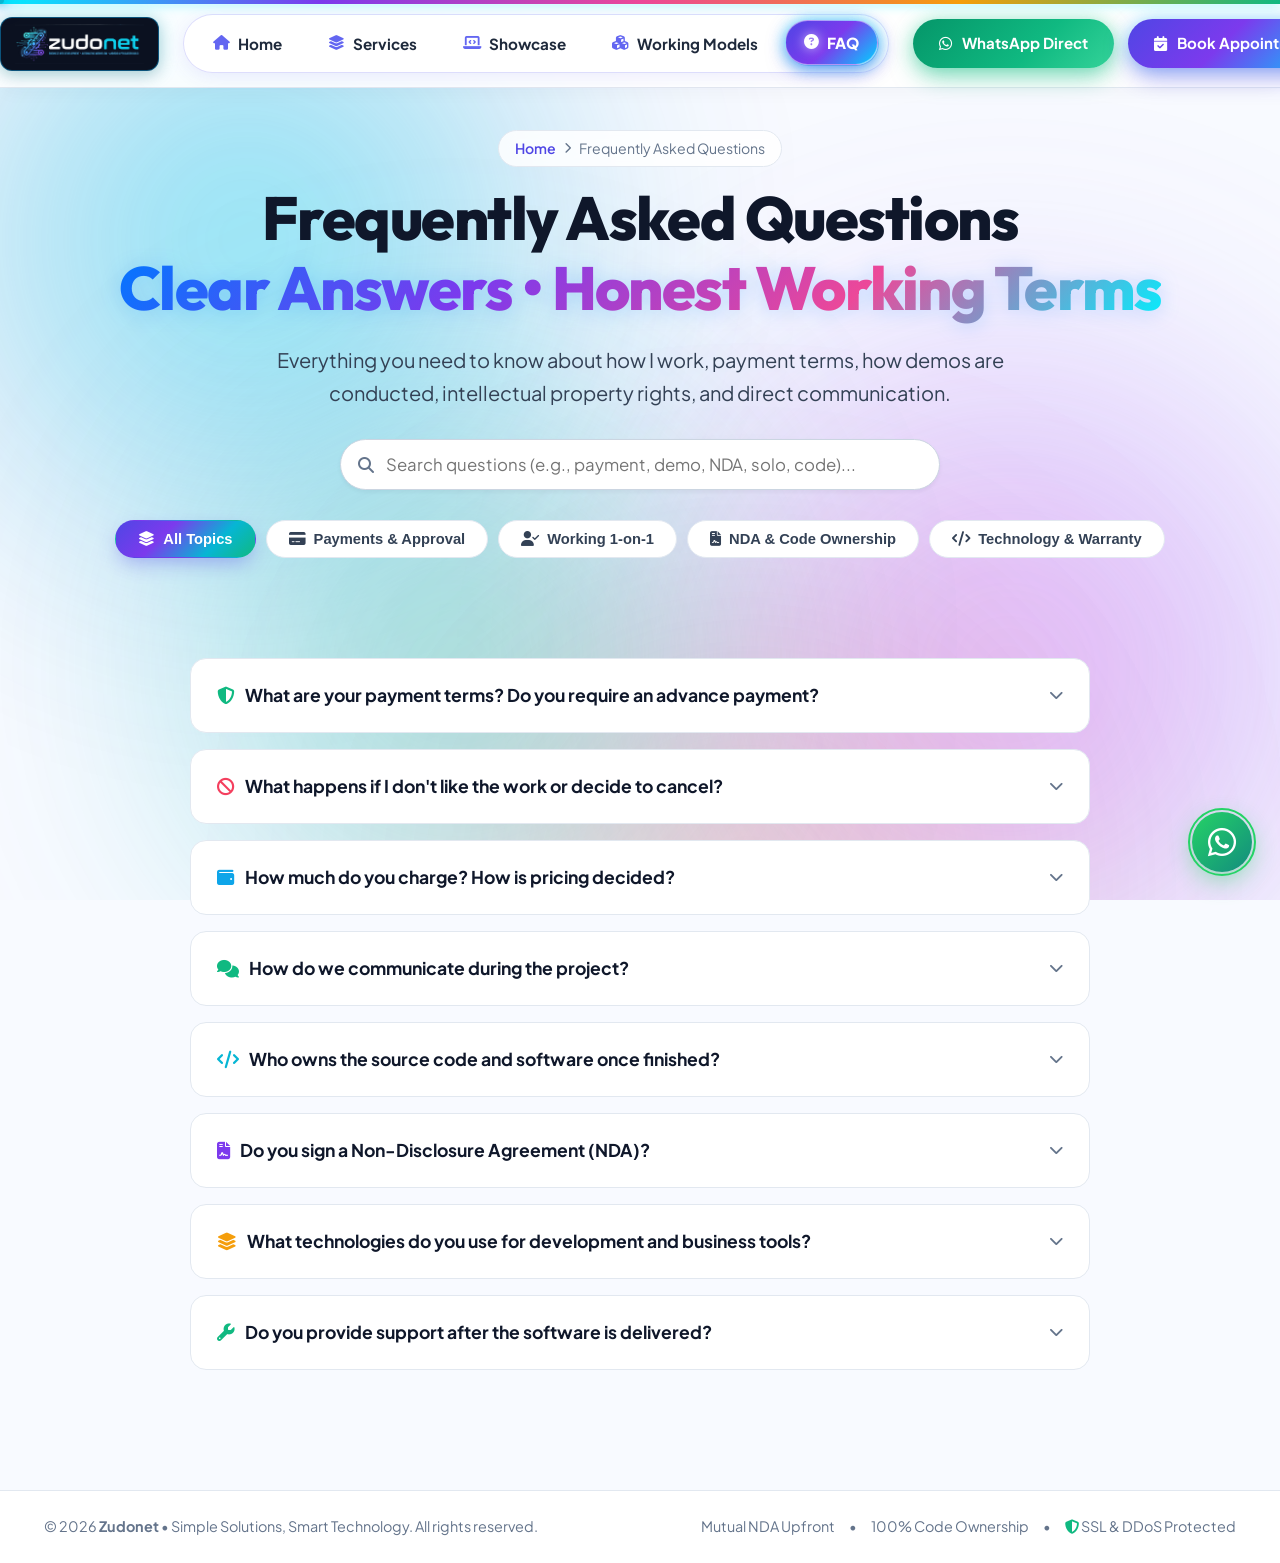
<file: faq.html>
<!DOCTYPE html>
<html lang="en">
<head>
  <!-- SEARCH ENGINE OPTIMIZATION (SEO) & VERIFICATION -->
  <meta name="google-site-verification" content="INSERT_YOUR_GOOGLE_CONSOLE_CODE_HERE">
  <meta name="robots" content="index, follow, max-image-preview:large, max-snippet:-1, max-video-preview:-1">
  <meta name="author" content="Zudonet Technologies">
  <meta name="publisher" content="Zudonet">
  <meta name="theme-color" content="#4f46e5">

  <!-- SECURITY HEADERS (ANTI-CLICKJACKING & CONTENT SNIFFING DEFENSE) -->
  <meta http-equiv="X-Content-Type-Options" content="nosniff">
  <meta http-equiv="X-Frame-Options" content="SAMEORIGIN">
  <meta name="referrer" content="strict-origin-when-cross-origin">

  <!-- SOCIAL GRAPH & DISCOVERY (OPEN GRAPH & TWITTER) -->
  <meta property="og:site_name" content="Zudonet">
  <meta property="og:type" content="website">
  <meta property="og:image" content="https://www.zudonet.com/zudonet_banner_logo.png">
  <meta name="twitter:card" content="summary_large_image">
  <meta name="twitter:image" content="https://www.zudonet.com/zudonet_banner_logo.png">

  <meta charset="UTF-8">
  <meta name="viewport" content="width=device-width, initial-scale=1.0">
  
  <!-- SEO META TAGS -->
  <title>Frequently Asked Questions | Zudonet Freelance Automation</title>
  <meta name="title" content="Frequently Asked Questions | Zudonet Freelance Automation">
  <meta name="description" content="Common questions about working with Zudonet: payments, working 1-on-1 with an independent developer, code ownership, NDA, and how demos work.">
  <meta name="keywords" content="freelance developer FAQ, small business automation FAQ, demo first software development, payment policy freelance">
  <meta name="robots" content="index, follow">
  <link rel="canonical" href="https://www.zudonet.com/faq.html">

  <!-- FONTS & ICONS -->
  <link rel="preconnect" href="https://fonts.googleapis.com">
  <link rel="preconnect" href="https://fonts.gstatic.com" crossorigin>
  <link href="https://fonts.googleapis.com/css2?family=Plus+Jakarta+Sans:wght@300;400;500;600;700;800&family=Outfit:wght@400;500;600;700;800;900&family=Space+Grotesk:wght@500;700&display=swap" rel="stylesheet">
  <link rel="stylesheet" href="https://cdnjs.cloudflare.com/ajax/libs/font-awesome/6.5.1/css/all.min.css">

  <!-- SHARED DESIGN SYSTEM STYLES -->
  <link rel="stylesheet" href="zudonet.css">

  <!-- STRUCTURED DATA: SCHEMA.ORG FAQPAGE (GOOGLE RICH SEARCH RESULTS) -->
  <script type="application/ld+json">
  {
    "@context": "https://schema.org",
    "@type": "FAQPage",
    "mainEntity": [
      {
        "@type": "Question",
        "name": "How does the engagement and appointment process work?",
        "acceptedAnswer": {
          "@type": "Answer",
          "text": "Everything is customized after understanding your specific requirements during a direct appointment. We discuss your business needs, practical limitations, and suggest the right application or business tool."
        }
      },
      {
        "@type": "Question",
        "name": "Do I have to pay upfront before seeing any work?",
        "acceptedAnswer": {
          "@type": "Answer",
          "text": "No. We believe in complete transparency. We build the solution, demonstrate it for your satisfaction, and provide full handover."
        }
      },
      {
        "@type": "Question",
        "name": "Do you sign a Non-Disclosure Agreement (NDA)?",
        "acceptedAnswer": {
          "@type": "Answer",
          "text": "Yes. A strict mutual NDA is provided upfront before project work begins to protect your company workflow and business data."
        }
      },
      {
        "@type": "Question",
        "name": "Do I own 100% of the code and tools created?",
        "acceptedAnswer": {
          "@type": "Answer",
          "text": "Yes. Complete intellectual property, source files, and solution ownership are transferred to you with zero recurring vendor lock-in."
        }
      }
    ]
  }
  </script>

</head>
<body>

  <!-- Ambient Bright Multi-Tone Mesh Background -->
  <div class="bg-mesh">
    <div class="mesh-blob mesh-1"></div>
    <div class="mesh-blob mesh-2"></div>
    <div class="mesh-blob mesh-3"></div>
    <div class="mesh-blob mesh-4"></div>
  </div>

  <!-- NAVIGATION BAR -->
  <header class="navbar" id="navbar">
    <div class="nav-container">
      <a href="Home.html" class="brand-logo" onclick="adminPortal.handleLogoClick();" title="zudonet - Business Web Development & Automation">
        <div class="brand-logo-capsule">
          <img src="zudonet_nav_brand.png" alt="zudonet - Business Web Development &bull; Automating Workflow &bull; Android Application Build" class="brand-full-logo-img">
        </div>
      </a>

      <!-- Mobile Hamburger Menu Button -->
      <button class="mobile-nav-toggle" id="mobileNavToggle" onclick="toggleMobileNav()" aria-label="Toggle Navigation">
        <i class="fa-solid fa-bars"></i>
      </button>

      <ul class="nav-links" id="mainNavLinks">
        <div class="nav-slider-backdrop" id="navSliderBackdrop"></div>
        <li><a href="Home.html"><i class="fa-solid fa-house"></i> <span>Home</span></a></li>
        <li><a href="services.html"><i class="fa-solid fa-layer-group"></i> <span>Services</span></a></li>
        <li><a href="showcase.html"><i class="fa-solid fa-laptop-code"></i> <span>Showcase</span></a></li>
        <li><a href="models.html"><i class="fa-solid fa-cubes"></i> <span>Working Models</span></a></li>
        <li><a href="faq.html" class="active"><i class="fa-solid fa-circle-question"></i> <span>FAQ</span></a></li>
      </ul>

      <!-- STRICTLY ONLY TWO CONTACT OPTIONS -->
      <div class="nav-actions">
        <a href="https://api.whatsapp.com/send?phone=919072103103&text=Hello%20Sreejith,%20I%20would%20like%20to%20discuss%20a%20project." target="_blank" class="btn btn-whatsapp-pill">
          <i class="fa-brands fa-whatsapp"></i> <span>WhatsApp Direct</span>
        </a>
        <a href="appointment.html" class="btn btn-primary">
          <i class="fa-solid fa-calendar-check"></i> <span>Book Appointment</span>
        </a>
      </div>
    </div>
  </header>

  <!-- PAGE HERO -->
  <section class="page-hero">
    <div class="container">
      <div class="breadcrumb">
        <a href="Home.html">Home</a> <i class="fa-solid fa-chevron-right" style="font-size: 0.7rem;"></i> <span>Frequently Asked Questions</span>
      </div>
      <h1 class="page-hero-title">
        Frequently Asked Questions<br>
        <span class="gradient-text">Clear Answers &bull; Honest Working Terms</span>
      </h1>
      <p class="page-hero-desc">
        Everything you need to know about how I work, payment terms, how demos are conducted, intellectual property rights, and direct communication.
      </p>

      <!-- FAQ SEARCH BAR -->
      <div style="max-width: 600px; margin: 30px auto 30px auto; position: relative;">
        <input type="text" class="form-input" placeholder="Search questions (e.g., payment, demo, NDA, solo, code)..." oninput="searchFAQ(this)" style="padding-left: 45px; border-radius: var(--radius-full); box-shadow: var(--shadow-sm);">
        <i class="fa-solid fa-magnifying-glass" style="position: absolute; left: 18px; top: 50%; transform: translateY(-50%); color: var(--text-dim);"></i>
      </div>

      <!-- CATEGORY FILTER BUTTONS -->
      <div class="filter-tabs-bar">
        <button class="filter-tab-btn active faq-category-btn" onclick="filterFAQCategory('all', this)">
          <i class="fa-solid fa-layer-group"></i> All Topics
        </button>
        <button class="filter-tab-btn faq-category-btn" onclick="filterFAQCategory('payments', this)">
          <i class="fa-solid fa-credit-card"></i> Payments & Approval
        </button>
        <button class="filter-tab-btn faq-category-btn" onclick="filterFAQCategory('workflow', this)">
          <i class="fa-solid fa-user-check"></i> Working 1-on-1
        </button>
        <button class="filter-tab-btn faq-category-btn" onclick="filterFAQCategory('legal', this)">
          <i class="fa-solid fa-file-contract"></i> NDA & Code Ownership
        </button>
        <button class="filter-tab-btn faq-category-btn" onclick="filterFAQCategory('technical', this)">
          <i class="fa-solid fa-code"></i> Technology & Warranty
        </button>
      </div>

    </div>
  </section>

  <!-- ACCORDION CONTENT -->
  <section class="container" style="padding-bottom: 80px;">
    <div class="faq-accordion" style="max-width: 900px; margin: 0 auto;">

      <!-- PAYMENT ITEM 1: HOW PAYMENTS WORK -->
      <div class="faq-item" data-category="payments" onclick="toggleFAQ(this)">
        <div class="faq-question">
          <span style="display: flex; align-items: center; gap: 10px;">
            <i class="fa-solid fa-shield-halved" style="color: #10b981;"></i>
            <span>What are your payment terms? Do you require an advance payment?</span>
          </span>
          <i class="fa-solid fa-chevron-down"></i>
        </div>
        <div class="faq-answer">
          <p>
            <strong>No advance or initial payment is required.</strong> I work strictly on a demo-first, satisfaction-guaranteed basis:
          </p>
          <ul style="margin: 12px 0 12px 20px; line-height: 1.7;">
            <li><strong>Step 1:</strong> You share the details of the task or software you need, and we sign a mutual NDA upfront.</li>
            <li><strong>Step 2:</strong> I build the working solution myself (process automation bot, Android app, or web tool).</li>
            <li><strong>Step 3:</strong> I show you a live, interactive demonstration where you can test and review how it works.</li>
            <li><strong>Step 4:</strong> If you are completely satisfied with my work, only then does the billing process happen.</li>
            <li><strong>Step 5:</strong> After payment, the complete source code, files, and setup instructions are handed over to you.</li>
          </ul>
          <p>
            <strong>If you do not like the work, you can cancel at any time without any cost or obligation.</strong>
          </p>
        </div>
      </div>

      <!-- PAYMENT ITEM 2: NOT SATISFIED -->
      <div class="faq-item" data-category="payments" onclick="toggleFAQ(this)">
        <div class="faq-question">
          <span style="display: flex; align-items: center; gap: 10px;">
            <i class="fa-solid fa-ban" style="color: #f43f5e;"></i>
            <span>What happens if I don't like the work or decide to cancel?</span>
          </span>
          <i class="fa-solid fa-chevron-down"></i>
        </div>
        <div class="faq-answer">
          <p>
            You can cancel immediately at any time with <strong>zero cost and zero penalties</strong>. Since no advance or deposit was taken, you take on zero financial risk. I believe in demonstrating real value before asking for payment.
          </p>
        </div>
      </div>

      <!-- PAYMENT ITEM 3: PRICING FOR SMALL BUSINESSES -->
      <div class="faq-item" data-category="payments" onclick="toggleFAQ(this)">
        <div class="faq-question">
          <span style="display: flex; align-items: center; gap: 10px;">
            <i class="fa-solid fa-wallet" style="color: #0ea5e9;"></i>
            <span>How much do you charge? How is pricing decided?</span>
          </span>
          <i class="fa-solid fa-chevron-down"></i>
        </div>
        <div class="faq-answer">
          <p>
            My primary focus is helping small company owners and growing businesses that need practical automation without heavy corporate expenses. Since I work independently without company overhead or middleman fees, my pricing is fair, budget-friendly, and discussed directly with you based on your exact requirements. We agree on the cost upfront before I begin building.
          </p>
        </div>
      </div>


      <!-- WORKFLOW ITEM 2: COMMUNICATION -->
      <div class="faq-item" data-category="workflow" onclick="toggleFAQ(this)">
        <div class="faq-question">
          <span style="display: flex; align-items: center; gap: 10px;">
            <i class="fa-solid fa-comments" style="color: #10b981;"></i>
            <span>How do we communicate during the project?</span>
          </span>
          <i class="fa-solid fa-chevron-down"></i>
        </div>
        <div class="faq-answer">
          <p>
            We communicate directly 1-on-1 via WhatsApp, phone calls, email, and live screen-sharing (Google Meet or Zoom) whenever needed. You have direct access to me for quick questions, status updates, and live walkthroughs.
          </p>
        </div>
      </div>

      <!-- LEGAL ITEM 1: CODE OWNERSHIP -->
      <div class="faq-item" data-category="legal" onclick="toggleFAQ(this)">
        <div class="faq-question">
          <span style="display: flex; align-items: center; gap: 10px;">
            <i class="fa-solid fa-code" style="color: #06b6d4;"></i>
            <span>Who owns the source code and software once finished?</span>
          </span>
          <i class="fa-solid fa-chevron-down"></i>
        </div>
        <div class="faq-answer">
          <p>
            <strong>You own 100% of the code, scripts, and intellectual property.</strong> Once the project is approved and settled, the full source code, database setup, and all project files are unconditionally transferred to you. You are free to modify, host, or deploy it however you like.
          </p>
        </div>
      </div>

      <!-- LEGAL ITEM 2: NDA -->
      <div class="faq-item" data-category="legal" onclick="toggleFAQ(this)">
        <div class="faq-question">
          <span style="display: flex; align-items: center; gap: 10px;">
            <i class="fa-solid fa-file-contract" style="color: #7c3aed;"></i>
            <span>Do you sign a Non-Disclosure Agreement (NDA)?</span>
          </span>
          <i class="fa-solid fa-chevron-down"></i>
        </div>
        <div class="faq-answer">
          <p>
            Yes, absolutely. Before you share any sensitive business workflows, spreadsheets, database credentials, or customer information, I sign a mutual NDA to ensure your proprietary business data remains 100% confidential.
          </p>
        </div>
      </div>

      <!-- TECHNICAL ITEM 1: TECH STACK -->
      <div class="faq-item" data-category="technical" onclick="toggleFAQ(this)">
        <div class="faq-question">
          <span style="display: flex; align-items: center; gap: 10px;">
            <i class="fa-solid fa-layer-group" style="color: #f59e0b;"></i>
            <span>What technologies do you use for development and business tools?</span>
          </span>
          <i class="fa-solid fa-chevron-down"></i>
        </div>
        <div class="faq-answer">
          <p>
            We choose the most reliable and efficient technologies suited to your exact project requirements. Rather than forcing a single rigid stack, we evaluate your website, business environment, and practical needs during your appointment to build the best tools for the job.
          </p>
        </div>
      </div>

      <!-- TECHNICAL ITEM 2: POST-DELIVERY WARRANTY -->
      <div class="faq-item" data-category="technical" onclick="toggleFAQ(this)">
        <div class="faq-question">
          <span style="display: flex; align-items: center; gap: 10px;">
            <i class="fa-solid fa-wrench" style="color: #10b981;"></i>
            <span>Do you provide support after the software is delivered?</span>
          </span>
          <i class="fa-solid fa-chevron-down"></i>
        </div>
        <div class="faq-answer">
          <p>
            Yes. Every project includes a <strong>complimentary 90-day bug warranty</strong>. If any issue arises from the code I wrote during this period, I resolve it directly at zero additional charge. For ongoing needs, I also offer affordable monthly support.
          </p>
        </div>
      </div>

    </div>
  </section>

  <!-- SITE FOOTER -->
    <!-- SITE FOOTER: MINIMAL 1-LINE BAR (NO WASTED SPACE) -->
  <footer class="site-footer">
    <div class="container footer-minimal-container">
      <div>&copy; <span id="currentYear"></span> <strong>Zudonet</strong> &bull; Simple Solutions, Smart Technology. All rights reserved.</div>
      <div class="footer-minimal-badges">
        <span>Mutual NDA Upfront</span>
        <span>&bull;</span>
        <span>100% Code Ownership</span>
        <span>&bull;</span>
        <span><i class="fa-solid fa-shield-halved" style="color:#10b981;"></i> SSL & DDoS Protected</span>
      </div>
    </div>
  </footer>

  <!-- WHATSAPP DIRECT FLOATING BUTTON -->
  <a href="https://api.whatsapp.com/send?phone=919072103103&text=Hello%20Sreejith,%20I%20would%20like%20to%20discuss%20a%20project." target="_blank" class="wa-floating-btn" id="waLauncherBtn" title="WhatsApp Direct (+91 9072103103)">
    <i class="fa-brands fa-whatsapp"></i>
    <span class="wa-pulse-ring"></span>
  </a>

  <!-- ADMIN LOGIN & DASHBOARD MODALS -->
  <div class="admin-modal-overlay" id="adminLoginModal">
    <div class="admin-login-card">
      <div class="admin-lock-icon"><i class="fa-solid fa-shield-halved"></i></div>
      <h3 style="font-size: 1.4rem; margin-bottom: 8px;">Studio Administration</h3>
      <p style="color: var(--text-dim); font-size: 0.88rem; margin-bottom: 24px;">Enter your master passcode to access the live lead pipeline.</p>
      <input type="password" id="adminPasscode" class="form-input" placeholder="Enter studio passcode..." onkeydown="if(event.key === 'Enter') adminPortal.verifyPasscode();" style="text-align: center; font-size: 1.1rem; letter-spacing: 0.2em;">
      <div id="adminLoginError" class="admin-error-msg" style="display: none; color: #ef4444; margin-top: 10px; font-size: 0.85rem;"></div>
      <div style="display: flex; gap: 12px; margin-top: 24px;">
        <button class="btn btn-secondary" style="flex: 1;" onclick="adminPortal.closePortal()">Cancel</button>
        <button class="btn btn-primary" style="flex: 1;" onclick="adminPortal.verifyPasscode()">Verify Access</button>
      </div>
    </div>
  </div>

  <div class="admin-modal-overlay" id="adminDashboardModal">
    <div class="admin-dashboard-container">
      <div class="admin-header-bar">
        <div>
          <h2 style="font-size: 1.5rem; display: flex; align-items: center; gap: 10px;">
            <i class="fa-solid fa-chart-line" style="color: var(--primary);"></i>
            <span>Zudonet Client Inquiries Desk</span>
            <span class="admin-badge" id="adminLeadCount">0 Inquiries</span>
          </h2>
          <p style="font-size: 0.85rem; color: var(--text-dim); margin-top: 4px;">Real-time synchronized lead tracking and WhatsApp response dispatcher.</p>
        </div>
        <div style="display: flex; gap: 10px;">
          <button class="btn btn-secondary" onclick="adminPortal.createTestLead()"><i class="fa-solid fa-flask"></i> Test Lead</button>
          <button class="btn btn-secondary" onclick="adminPortal.exportCSV()"><i class="fa-solid fa-download"></i> Export CSV</button>
          <button class="btn btn-primary" onclick="adminPortal.closePortal()"><i class="fa-solid fa-xmark"></i> Close</button>
        </div>
      </div>
      <div class="admin-table-wrapper">
        <table class="admin-table">
          <thead>
            <tr>
              <th>Ticket ID</th>
              <th>Client</th>
              <th>Email</th>
              <th>Service</th>
              <th>Scope</th>
              <th>Date</th>
              <th style="width: 140px;">Actions</th>
            </tr>
          </thead>
          <tbody id="adminLeadsBody"></tbody>
        </table>
      </div>
    </div>
  </div>

  <!-- SHARED SCRIPT -->
  <script src="zudonet.js"></script>
  <script>
    document.getElementById('currentYear').textContent = new Date().getFullYear();
  </script>
</body>
</html>
</file>
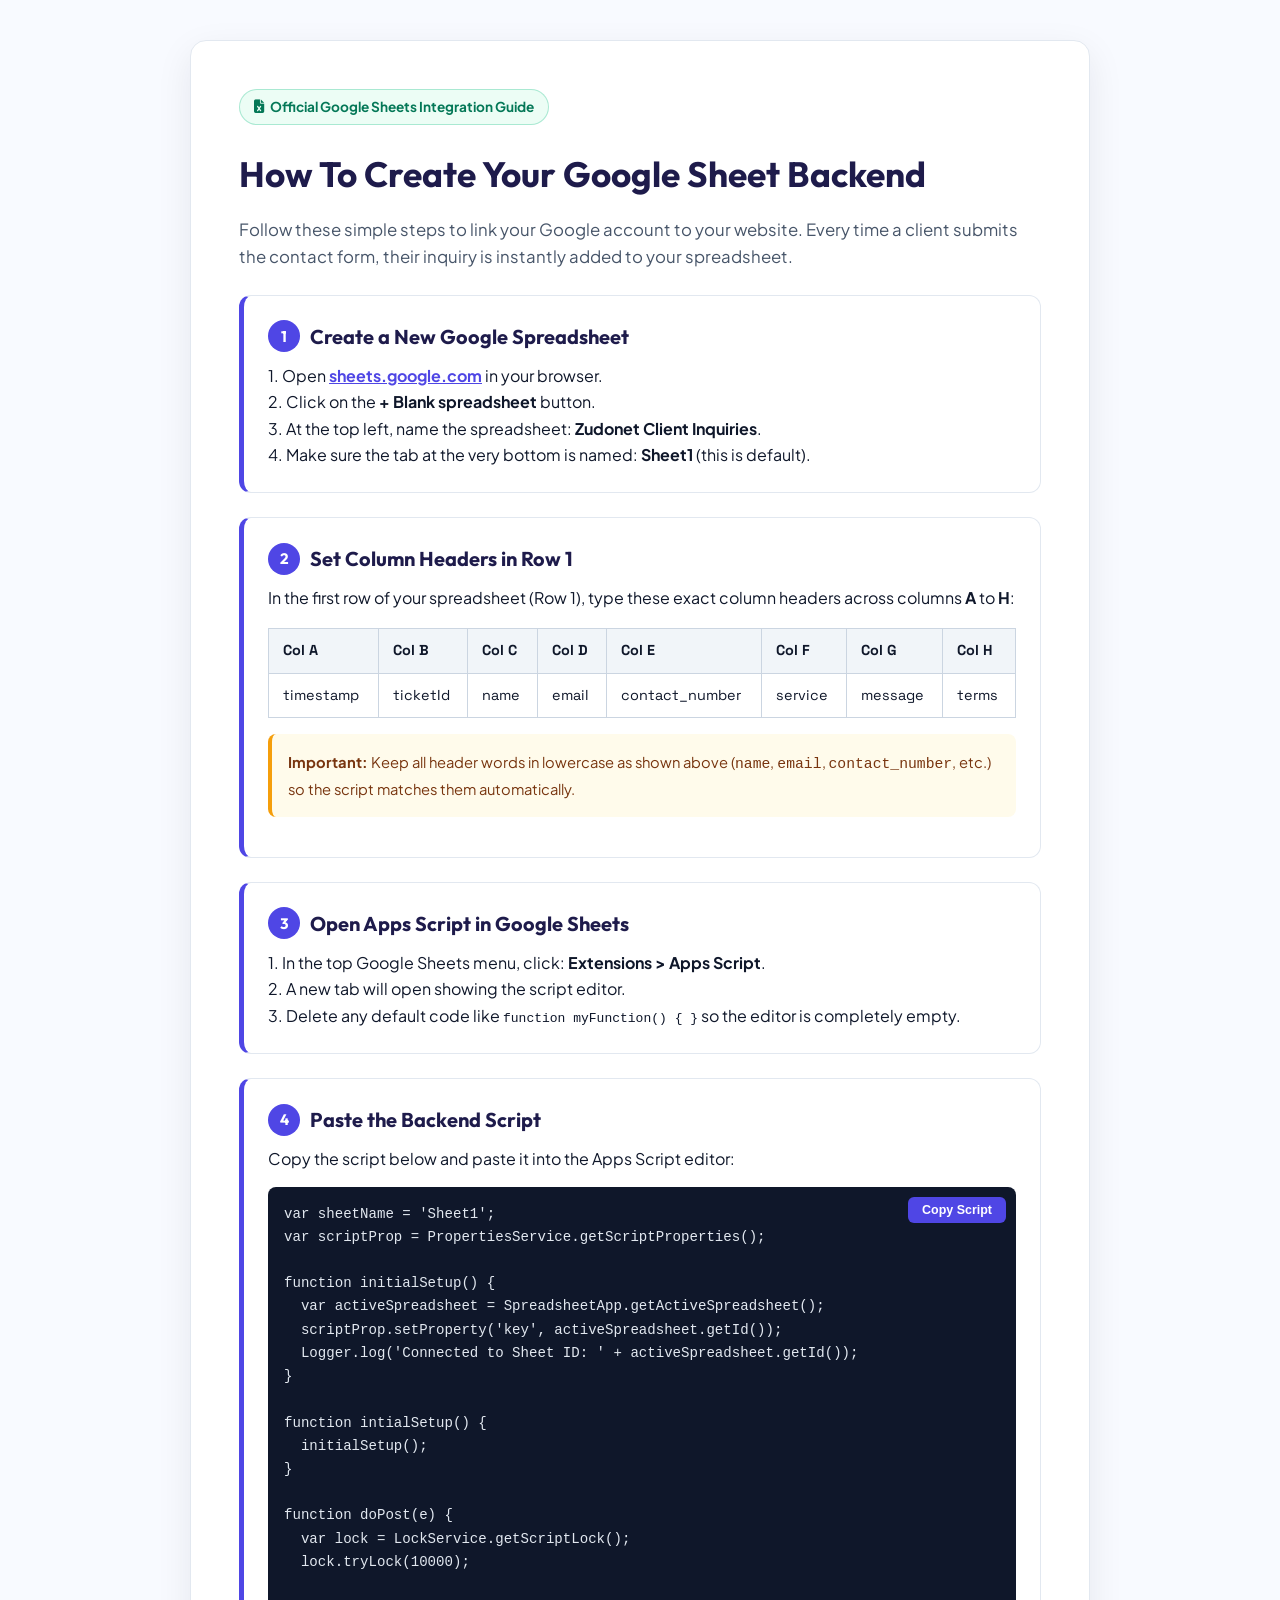
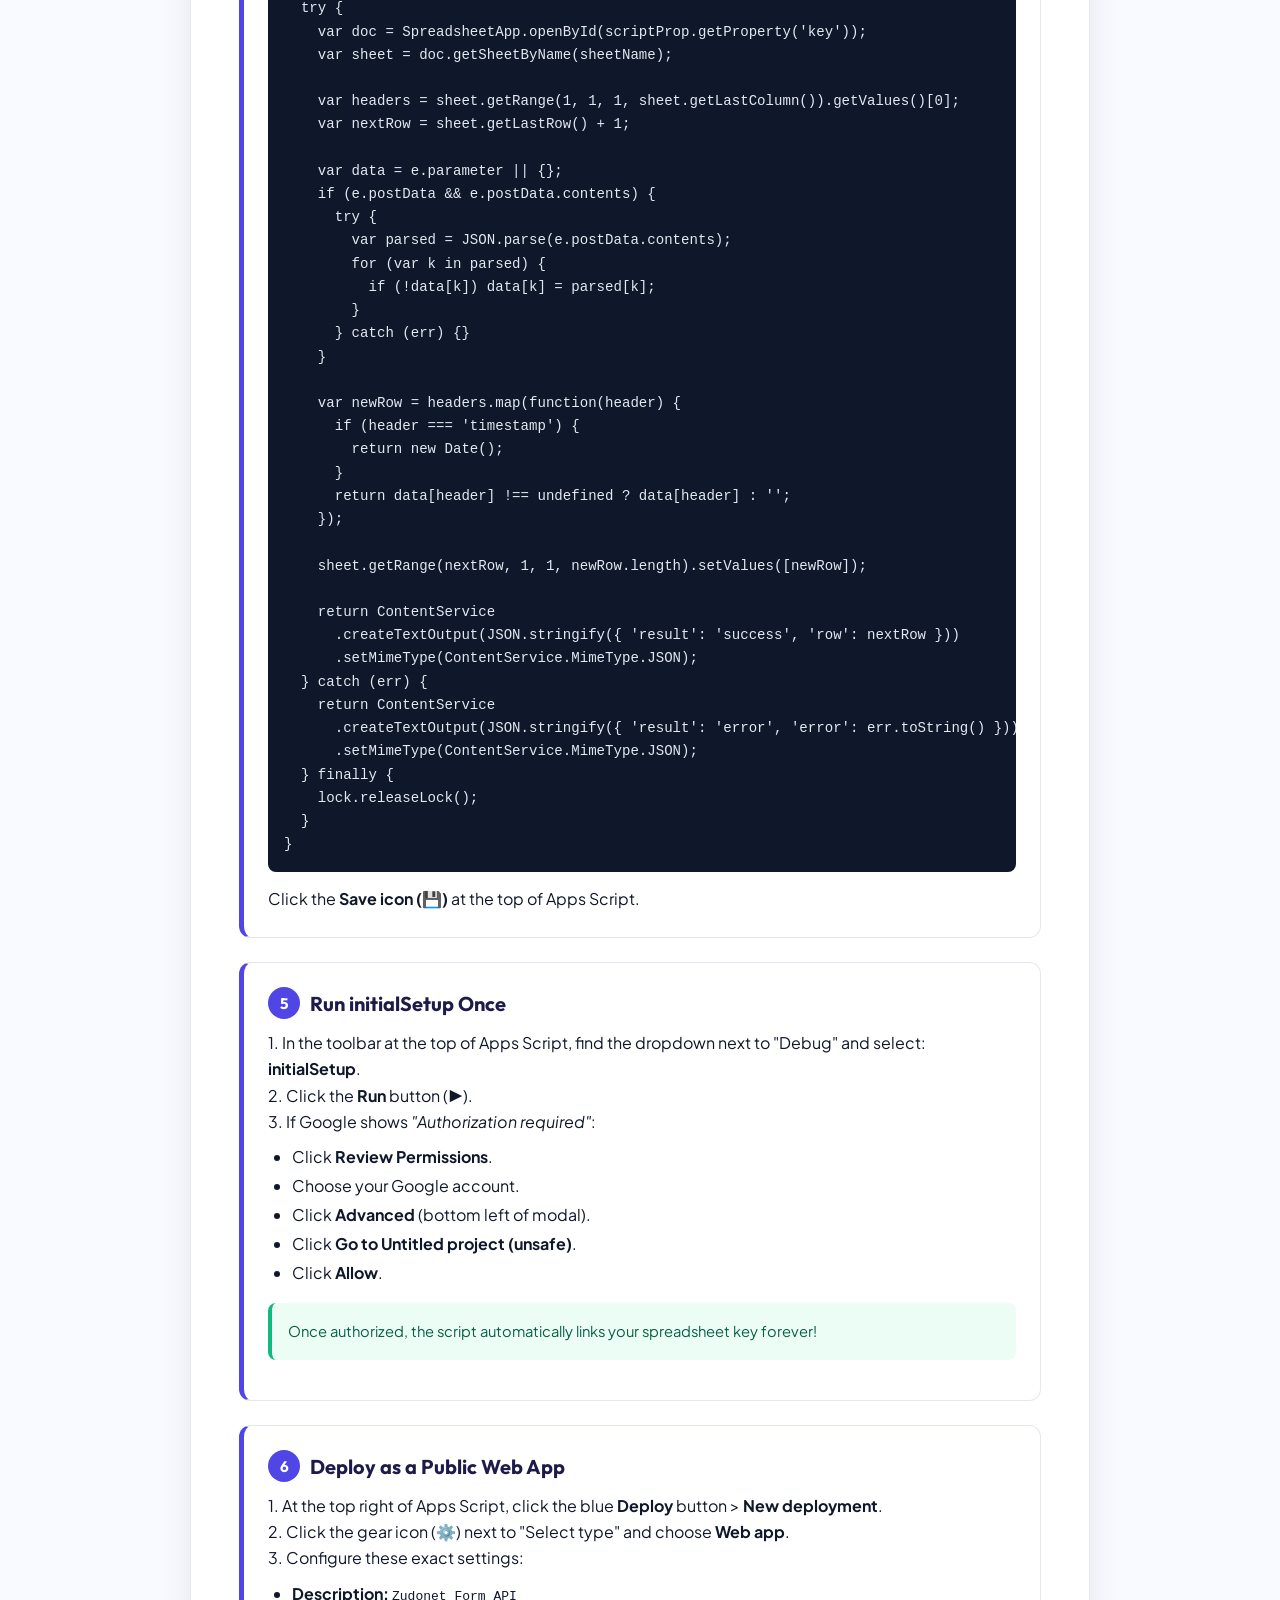
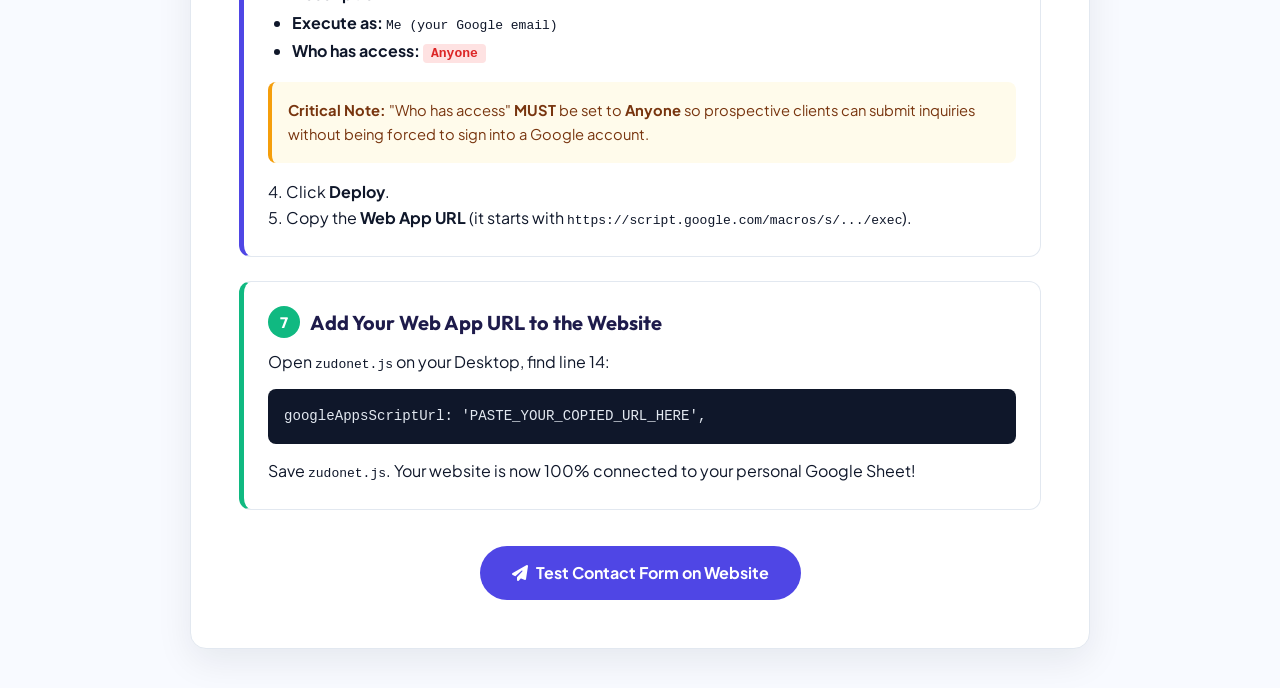
<file: How_To_Create_Google_Sheet_Guide.html>
<!DOCTYPE html>
<html lang="en">
<head>
  <meta charset="UTF-8">
  <meta name="viewport" content="width=device-width, initial-scale=1.0">
  <title>Step-by-Step Guide: How to Create Your Google Sheet & Connect to Website</title>
  <link rel="preconnect" href="https://fonts.googleapis.com">
  <link rel="preconnect" href="https://fonts.gstatic.com" crossorigin>
  <link href="https://fonts.googleapis.com/css2?family=Plus+Jakarta+Sans:wght@400;500;600;700;800&family=Outfit:wght@600;700;800&family=Space+Grotesk:wght@500;700&display=swap" rel="stylesheet">
  <link rel="stylesheet" href="https://cdnjs.cloudflare.com/ajax/libs/font-awesome/6.5.1/css/all.min.css">
  <style>
    :root {
      --primary: #4f46e5;
      --secondary: #0ea5e9;
      --emerald: #10b981;
      --bg: #f8faff;
      --surface: #ffffff;
      --text: #0f172a;
      --text-muted: #475569;
      --border: #e2e8f0;
      --radius: 16px;
    }
    * { box-sizing: border-box; margin: 0; padding: 0; }
    body {
      background: var(--bg);
      color: var(--text);
      font-family: 'Plus Jakarta Sans', sans-serif;
      line-height: 1.65;
      padding: 40px 20px;
    }
    .guide-container {
      max-width: 900px;
      margin: 0 auto;
      background: var(--surface);
      border-radius: var(--radius);
      border: 1px solid var(--border);
      padding: 48px;
      box-shadow: 0 12px 36px rgba(15, 23, 42, 0.08);
    }
    h1 {
      font-family: 'Outfit', sans-serif;
      font-size: 2.2rem;
      margin-bottom: 12px;
      color: #1e1b4b;
    }
    .badge {
      display: inline-flex;
      align-items: center;
      gap: 6px;
      background: #ecfdf5;
      color: #047857;
      font-weight: 700;
      font-size: 0.85rem;
      padding: 6px 14px;
      border-radius: 9999px;
      margin-bottom: 20px;
      border: 1px solid rgba(16, 185, 129, 0.3);
    }
    .step-card {
      background: #ffffff;
      border: 1px solid var(--border);
      border-radius: 12px;
      padding: 24px;
      margin: 24px 0;
      position: relative;
      border-left: 5px solid var(--primary);
    }
    .step-title {
      font-family: 'Outfit', sans-serif;
      font-size: 1.25rem;
      font-weight: 700;
      margin-bottom: 10px;
      display: flex;
      align-items: center;
      gap: 10px;
      color: #1e1b4b;
    }
    .step-num {
      width: 32px;
      height: 32px;
      border-radius: 50%;
      background: var(--primary);
      color: #ffffff;
      display: inline-flex;
      align-items: center;
      justify-content: center;
      font-size: 0.95rem;
      flex-shrink: 0;
    }
    .headers-table {
      width: 100%;
      border-collapse: collapse;
      margin: 16px 0;
      font-family: 'Space Grotesk', monospace;
      font-size: 0.9rem;
    }
    .headers-table th, .headers-table td {
      border: 1px solid #cbd5e1;
      padding: 10px 14px;
      text-align: left;
    }
    .headers-table th {
      background: #f1f5f9;
      font-weight: 700;
      color: #0f172a;
    }
    .code-box {
      background: #0f172a;
      color: #e2e8f0;
      border-radius: 8px;
      padding: 16px;
      font-family: 'Space Grotesk', monospace;
      font-size: 0.88rem;
      overflow-x: auto;
      margin: 14px 0;
      position: relative;
    }
    .copy-btn {
      position: absolute;
      top: 10px;
      right: 10px;
      background: var(--primary);
      color: #ffffff;
      border: none;
      padding: 6px 14px;
      border-radius: 6px;
      font-size: 0.78rem;
      font-weight: 700;
      cursor: pointer;
    }
    .tip-box {
      background: #fffbeb;
      border-left: 4px solid #f59e0b;
      padding: 16px;
      border-radius: 8px;
      margin: 16px 0;
      font-size: 0.92rem;
      color: #78350f;
    }
    .success-box {
      background: #ecfdf5;
      border-left: 4px solid #10b981;
      padding: 16px;
      border-radius: 8px;
      margin: 16px 0;
      font-size: 0.92rem;
      color: #065f46;
    }
  </style>
</head>
<body>

  <div class="guide-container">
    <div class="badge">
      <i class="fa-solid fa-file-excel"></i> Official Google Sheets Integration Guide
    </div>

    <h1>How To Create Your Google Sheet Backend</h1>
    <p style="color: var(--text-muted); font-size: 1.05rem; margin-bottom: 24px;">
      Follow these simple steps to link your Google account to your website. Every time a client submits the contact form, their inquiry is instantly added to your spreadsheet.
    </p>

    <!-- STEP 1 -->
    <div class="step-card">
      <div class="step-title">
        <span class="step-num">1</span>
        <span>Create a New Google Spreadsheet</span>
      </div>
      <p>1. Open <a href="https://sheets.google.com" target="_blank" style="color: var(--primary); font-weight: 700;">sheets.google.com</a> in your browser.</p>
      <p>2. Click on the <strong>+ Blank spreadsheet</strong> button.</p>
      <p>3. At the top left, name the spreadsheet: <strong>Zudonet Client Inquiries</strong>.</p>
      <p>4. Make sure the tab at the very bottom is named: <strong>Sheet1</strong> (this is default).</p>
    </div>

    <!-- STEP 2 -->
    <div class="step-card">
      <div class="step-title">
        <span class="step-num">2</span>
        <span>Set Column Headers in Row 1</span>
      </div>
      <p>In the first row of your spreadsheet (Row 1), type these exact column headers across columns <strong>A</strong> to <strong>H</strong>:</p>

      <table class="headers-table">
        <thead>
          <tr>
            <th>Col A</th>
            <th>Col B</th>
            <th>Col C</th>
            <th>Col D</th>
            <th>Col E</th>
            <th>Col F</th>
            <th>Col G</th>
            <th>Col H</th>
          </tr>
        </thead>
        <tbody>
          <tr>
            <td>timestamp</td>
            <td>ticketId</td>
            <td>name</td>
            <td>email</td>
            <td>contact_number</td>
            <td>service</td>
            <td>message</td>
            <td>terms</td>
          </tr>
        </tbody>
      </table>

      <div class="tip-box">
        <strong>Important:</strong> Keep all header words in lowercase as shown above (<code>name</code>, <code>email</code>, <code>contact_number</code>, etc.) so the script matches them automatically.
      </div>
    </div>

    <!-- STEP 3 -->
    <div class="step-card">
      <div class="step-title">
        <span class="step-num">3</span>
        <span>Open Apps Script in Google Sheets</span>
      </div>
      <p>1. In the top Google Sheets menu, click: <strong>Extensions &gt; Apps Script</strong>.</p>
      <p>2. A new tab will open showing the script editor.</p>
      <p>3. Delete any default code like <code>function myFunction() { }</code> so the editor is completely empty.</p>
    </div>

    <!-- STEP 4 -->
    <div class="step-card">
      <div class="step-title">
        <span class="step-num">4</span>
        <span>Paste the Backend Script</span>
      </div>
      <p>Copy the script below and paste it into the Apps Script editor:</p>

      <div class="code-box">
        <button class="copy-btn" onclick="navigator.clipboard.writeText(document.getElementById('scriptCode').innerText); this.textContent='Copied!';">Copy Script</button>
        <pre id="scriptCode">var sheetName = 'Sheet1';
var scriptProp = PropertiesService.getScriptProperties();

function initialSetup() {
  var activeSpreadsheet = SpreadsheetApp.getActiveSpreadsheet();
  scriptProp.setProperty('key', activeSpreadsheet.getId());
  Logger.log('Connected to Sheet ID: ' + activeSpreadsheet.getId());
}

function intialSetup() {
  initialSetup();
}

function doPost(e) {
  var lock = LockService.getScriptLock();
  lock.tryLock(10000);

  try {
    var doc = SpreadsheetApp.openById(scriptProp.getProperty('key'));
    var sheet = doc.getSheetByName(sheetName);

    var headers = sheet.getRange(1, 1, 1, sheet.getLastColumn()).getValues()[0];
    var nextRow = sheet.getLastRow() + 1;

    var data = e.parameter || {};
    if (e.postData && e.postData.contents) {
      try {
        var parsed = JSON.parse(e.postData.contents);
        for (var k in parsed) {
          if (!data[k]) data[k] = parsed[k];
        }
      } catch (err) {}
    }

    var newRow = headers.map(function(header) {
      if (header === 'timestamp') {
        return new Date();
      }
      return data[header] !== undefined ? data[header] : '';
    });

    sheet.getRange(nextRow, 1, 1, newRow.length).setValues([newRow]);

    return ContentService
      .createTextOutput(JSON.stringify({ 'result': 'success', 'row': nextRow }))
      .setMimeType(ContentService.MimeType.JSON);
  } catch (err) {
    return ContentService
      .createTextOutput(JSON.stringify({ 'result': 'error', 'error': err.toString() }))
      .setMimeType(ContentService.MimeType.JSON);
  } finally {
    lock.releaseLock();
  }
}</pre>
      </div>
      <p>Click the <strong>Save icon (💾)</strong> at the top of Apps Script.</p>
    </div>

    <!-- STEP 5 -->
    <div class="step-card">
      <div class="step-title">
        <span class="step-num">5</span>
        <span>Run initialSetup Once</span>
      </div>
      <p>1. In the toolbar at the top of Apps Script, find the dropdown next to "Debug" and select: <strong>initialSetup</strong>.</p>
      <p>2. Click the <strong>Run</strong> button (▶️).</p>
      <p>3. If Google shows <em>"Authorization required"</em>:</p>
      <ul style="margin: 8px 0 8px 24px; line-height: 1.8;">
        <li>Click <strong>Review Permissions</strong>.</li>
        <li>Choose your Google account.</li>
        <li>Click <strong>Advanced</strong> (bottom left of modal).</li>
        <li>Click <strong>Go to Untitled project (unsafe)</strong>.</li>
        <li>Click <strong>Allow</strong>.</li>
      </ul>
      <div class="success-box">
        Once authorized, the script automatically links your spreadsheet key forever!
      </div>
    </div>

    <!-- STEP 6 -->
    <div class="step-card">
      <div class="step-title">
        <span class="step-num">6</span>
        <span>Deploy as a Public Web App</span>
      </div>
      <p>1. At the top right of Apps Script, click the blue <strong>Deploy</strong> button &gt; <strong>New deployment</strong>.</p>
      <p>2. Click the gear icon (⚙️) next to "Select type" and choose <strong>Web app</strong>.</p>
      <p>3. Configure these exact settings:</p>
      <ul style="margin: 8px 0 8px 24px; line-height: 1.8;">
        <li><strong>Description:</strong> <code>Zudonet Form API</code></li>
        <li><strong>Execute as:</strong> <code>Me (your Google email)</code></li>
        <li><strong>Who has access:</strong> <code style="color: #dc2626; font-weight: 800; background: #fee2e2; padding: 2px 8px; border-radius: 4px;">Anyone</code></li>
      </ul>
      <div class="tip-box">
        <strong>Critical Note:</strong> "Who has access" <strong>MUST</strong> be set to <strong>Anyone</strong> so prospective clients can submit inquiries without being forced to sign into a Google account.
      </div>
      <p>4. Click <strong>Deploy</strong>.</p>
      <p>5. Copy the <strong>Web App URL</strong> (it starts with <code>https://script.google.com/macros/s/.../exec</code>).</p>
    </div>

    <!-- STEP 7 -->
    <div class="step-card" style="border-left-color: var(--emerald);">
      <div class="step-title">
        <span class="step-num" style="background: var(--emerald);">7</span>
        <span>Add Your Web App URL to the Website</span>
      </div>
      <p>Open <code>zudonet.js</code> on your Desktop, find line 14:</p>
      <div class="code-box">
        <pre>googleAppsScriptUrl: 'PASTE_YOUR_COPIED_URL_HERE',</pre>
      </div>
      <p>Save <code>zudonet.js</code>. Your website is now 100% connected to your personal Google Sheet!</p>
    </div>

    <div style="text-align: center; margin-top: 36px;">
      <a href="appointment.html" style="background: var(--primary); color: #ffffff; padding: 14px 32px; border-radius: 9999px; text-decoration: none; font-weight: 700; display: inline-flex; align-items: center; gap: 8px;">
        <i class="fa-solid fa-paper-plane"></i> Test Contact Form on Website
      </a>
    </div>

  </div>

</body>
</html>
</file>
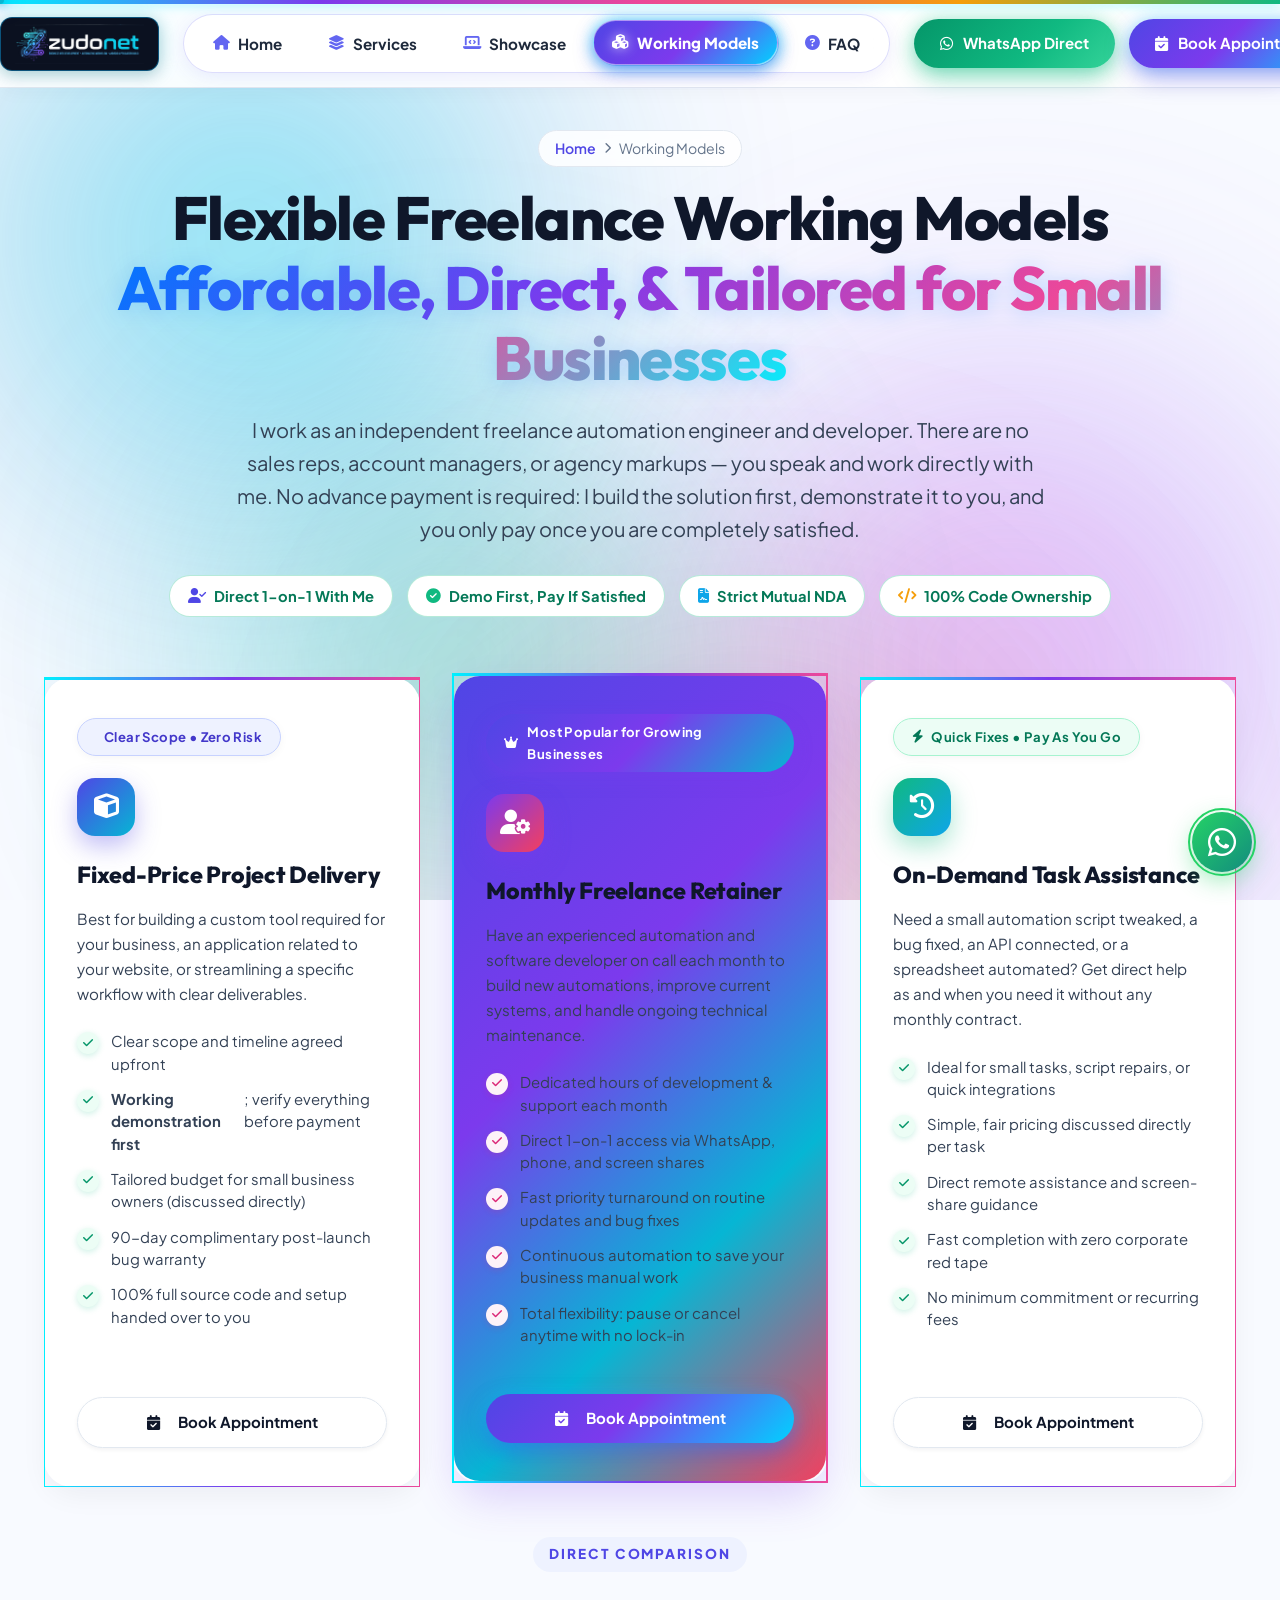
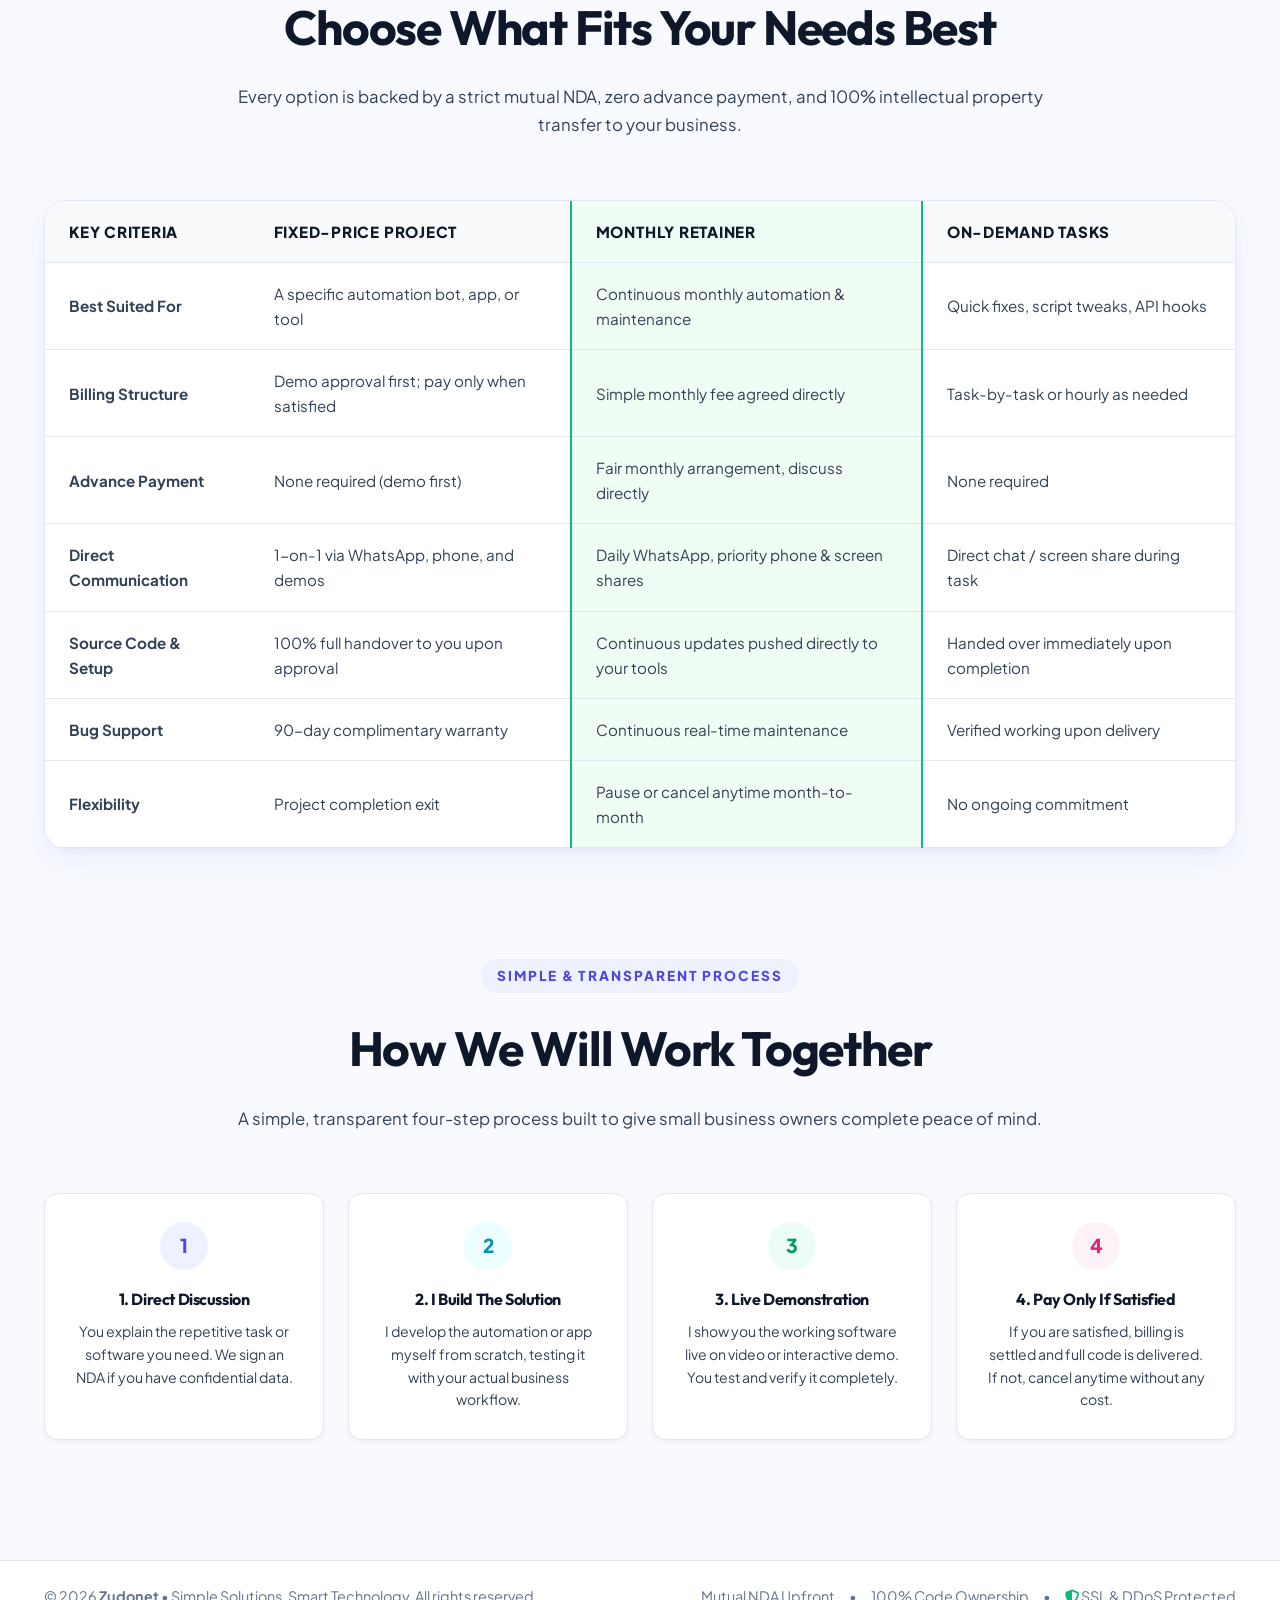
<file: models.html>
<!DOCTYPE html>
<html lang="en">
<head>
  <!-- SEARCH ENGINE OPTIMIZATION (SEO) & VERIFICATION -->
  <meta name="google-site-verification" content="INSERT_YOUR_GOOGLE_CONSOLE_CODE_HERE">
  <meta name="robots" content="index, follow, max-image-preview:large, max-snippet:-1, max-video-preview:-1">
  <meta name="author" content="Zudonet Technologies">
  <meta name="publisher" content="Zudonet">
  <meta name="theme-color" content="#4f46e5">

  <!-- SECURITY HEADERS (ANTI-CLICKJACKING & CONTENT SNIFFING DEFENSE) -->
  <meta http-equiv="X-Content-Type-Options" content="nosniff">
  <meta http-equiv="X-Frame-Options" content="SAMEORIGIN">
  <meta name="referrer" content="strict-origin-when-cross-origin">

  <!-- SOCIAL GRAPH & DISCOVERY (OPEN GRAPH & TWITTER) -->
  <meta property="og:site_name" content="Zudonet">
  <meta property="og:type" content="website">
  <meta property="og:image" content="https://www.zudonet.com/zudonet_banner_logo.png">
  <meta name="twitter:card" content="summary_large_image">
  <meta name="twitter:image" content="https://www.zudonet.com/zudonet_banner_logo.png">

  <meta charset="UTF-8">
  <meta name="viewport" content="width=device-width, initial-scale=1.0">
  
  <!-- SEO META TAGS -->
  <title>How We Can Work Together | Zudonet Freelance Automation</title>
  <meta name="title" content="How We Can Work Together | Zudonet Freelance Automation">
  <meta name="description" content="Flexible, budget-friendly freelance working models for small business owners: Project-based automation, monthly freelance support, and on-demand quick tasks. Work directly with an independent developer with zero advance payment.">
  <meta name="keywords" content="freelance automation developer, hire freelance developer, small business automation, python automation freelance, direct developer for hire">
  <meta name="robots" content="index, follow">
  <link rel="canonical" href="https://www.zudonet.com/models.html">

  <!-- FONTS & ICONS -->
  <link rel="preconnect" href="https://fonts.googleapis.com">
  <link rel="preconnect" href="https://fonts.gstatic.com" crossorigin>
  <link href="https://fonts.googleapis.com/css2?family=Plus+Jakarta+Sans:wght@300;400;500;600;700;800&family=Outfit:wght@400;500;600;700;800;900&family=Space+Grotesk:wght@500;700&display=swap" rel="stylesheet">
  <link rel="stylesheet" href="https://cdnjs.cloudflare.com/ajax/libs/font-awesome/6.5.1/css/all.min.css">

  <!-- SHARED DESIGN SYSTEM STYLES -->
  <link rel="stylesheet" href="zudonet.css">
</head>
<body>

  <!-- Ambient Bright Multi-Tone Mesh Background -->
  <div class="bg-mesh">
    <div class="mesh-blob mesh-1"></div>
    <div class="mesh-blob mesh-2"></div>
    <div class="mesh-blob mesh-3"></div>
    <div class="mesh-blob mesh-4"></div>
  </div>

  <!-- NAVIGATION BAR -->
  <header class="navbar" id="navbar">
    <div class="nav-container">
      <a href="Home.html" class="brand-logo" onclick="adminPortal.handleLogoClick();" title="zudonet - Business Web Development & Automation">
        <div class="brand-logo-capsule">
          <img src="zudonet_nav_brand.png" alt="zudonet - Business Web Development &bull; Automating Workflow &bull; Android Application Build" class="brand-full-logo-img">
        </div>
      </a>

      <!-- Mobile Hamburger Menu Button -->
      <button class="mobile-nav-toggle" id="mobileNavToggle" onclick="toggleMobileNav()" aria-label="Toggle Navigation">
        <i class="fa-solid fa-bars"></i>
      </button>

      <ul class="nav-links" id="mainNavLinks">
        <div class="nav-slider-backdrop" id="navSliderBackdrop"></div>
        <li><a href="Home.html"><i class="fa-solid fa-house"></i> <span>Home</span></a></li>
        <li><a href="services.html"><i class="fa-solid fa-layer-group"></i> <span>Services</span></a></li>
        <li><a href="showcase.html"><i class="fa-solid fa-laptop-code"></i> <span>Showcase</span></a></li>
        <li><a href="models.html" class="active"><i class="fa-solid fa-cubes"></i> <span>Working Models</span></a></li>
        <li><a href="faq.html"><i class="fa-solid fa-circle-question"></i> <span>FAQ</span></a></li>
      </ul>

      <!-- STRICTLY ONLY TWO CONTACT OPTIONS -->
      <div class="nav-actions">
        <a href="https://api.whatsapp.com/send?phone=919072103103&text=Hello%20Sreejith,%20I%20would%20like%20to%20discuss%20a%20project." target="_blank" class="btn btn-whatsapp-pill">
          <i class="fa-brands fa-whatsapp"></i> <span>WhatsApp Direct</span>
        </a>
        <a href="appointment.html" class="btn btn-primary">
          <i class="fa-solid fa-calendar-check"></i> <span>Book Appointment</span>
        </a>
      </div>
    </div>
  </header>

  <!-- PAGE HERO -->
  <section class="page-hero">
    <div class="container">
      <div class="breadcrumb">
        <a href="Home.html">Home</a> <i class="fa-solid fa-chevron-right" style="font-size: 0.7rem;"></i> <span>Working Models</span>
      </div>
      <h1 class="page-hero-title">
        Flexible Freelance Working Models<br>
        <span class="gradient-text">Affordable, Direct, & Tailored for Small Businesses</span>
      </h1>
      <p class="page-hero-desc">
        I work as an independent freelance automation engineer and developer. There are no sales reps, account managers, or agency markups — you speak and work directly with me. No advance payment is required: I build the solution first, demonstrate it to you, and you only pay once you are completely satisfied.
      </p>

      <div style="display: flex; justify-content: center; gap: 14px; flex-wrap: wrap; margin-top: 24px;">
        <span class="zero-risk-pill" style="font-size: 0.92rem; padding: 8px 18px;"><i class="fa-solid fa-user-check" style="color: #4f46e5;"></i> Direct 1-on-1 With Me</span>
        <span class="zero-risk-pill" style="font-size: 0.92rem; padding: 8px 18px;"><i class="fa-solid fa-circle-check" style="color: #10b981;"></i> Demo First, Pay If Satisfied</span>
        <span class="zero-risk-pill" style="font-size: 0.92rem; padding: 8px 18px;"><i class="fa-solid fa-file-contract" style="color: #0ea5e9;"></i> Strict Mutual NDA</span>
        <span class="zero-risk-pill" style="font-size: 0.92rem; padding: 8px 18px;"><i class="fa-solid fa-code" style="color: #f59e0b;"></i> 100% Code Ownership</span>
      </div>
    </div>
  </section>

  <!-- THE THREE FREELANCE WORKING MODELS -->
  <section class="container" style="padding-bottom: 50px;">
    <div class="models-grid">

      <!-- MODEL 1: FIXED-PRICE PROJECT -->
      <div class="model-card" onclick="zudoAudio.playOptionMusic()">
        <div class="model-tag tag-fixed"><i class="fa-solid fa-sparkles"></i> Clear Scope &bull; Zero Risk</div>
        <div class="model-icon icon-fixed"><i class="fa-solid fa-cube"></i></div>
        <h3 class="model-title">Fixed-Price Project Delivery</h3>
        <p class="model-desc">
          Best for building a custom tool required for your business, an application related to your website, or streamlining a specific workflow with clear deliverables.
        </p>

        <ul class="model-features">
          <li><i class="fa-solid fa-check"></i> Clear scope and timeline agreed upfront</li>
          <li><i class="fa-solid fa-check"></i> <strong>Working demonstration first</strong>; verify everything before payment</li>
          <li><i class="fa-solid fa-check"></i> Tailored budget for small business owners (discussed directly)</li>
          <li><i class="fa-solid fa-check"></i> 90-day complimentary post-launch bug warranty</li>
          <li><i class="fa-solid fa-check"></i> 100% full source code and setup handed over to you</li>
        </ul>

        <div style="margin-top: auto; padding-top: 24px;">
          <a href="appointment.html?model=fixed" class="btn btn-secondary" style="width: 100%; text-align: center; justify-content: center;">
            <i class="fa-solid fa-calendar-check" style="margin-right: 8px;"></i> Book Appointment
          </a>
        </div>
      </div>

      <!-- MODEL 2: ONGOING MONTHLY FREELANCE SUPPORT (FEATURED) -->
      <div class="model-card featured">
        <div class="model-tag tag-featured"><i class="fa-solid fa-crown"></i> Most Popular for Growing Businesses</div>
        <div class="model-icon icon-featured"><i class="fa-solid fa-user-gear"></i></div>
        <h3 class="model-title">Monthly Freelance Retainer</h3>
        <p class="model-desc">
          Have an experienced automation and software developer on call each month to build new automations, improve current systems, and handle ongoing technical maintenance.
        </p>

        <ul class="model-features">
          <li><i class="fa-solid fa-check"></i> Dedicated hours of development & support each month</li>
          <li><i class="fa-solid fa-check"></i> Direct 1-on-1 access via WhatsApp, phone, and screen shares</li>
          <li><i class="fa-solid fa-check"></i> Fast priority turnaround on routine updates and bug fixes</li>
          <li><i class="fa-solid fa-check"></i> Continuous automation to save your business manual work</li>
          <li><i class="fa-solid fa-check"></i> Total flexibility: pause or cancel anytime with no lock-in</li>
        </ul>

        <div style="margin-top: auto; padding-top: 24px;">
          <a href="appointment.html?model=retainer" class="btn btn-primary" style="width: 100%; text-align: center; justify-content: center;">
            <i class="fa-solid fa-calendar-check" style="margin-right: 8px;"></i> Book Appointment
          </a>
        </div>
      </div>

      <!-- MODEL 3: ON-DEMAND / HOURLY QUICK FIXES -->
      <div class="model-card">
        <div class="model-tag tag-ondemand"><i class="fa-solid fa-bolt"></i> Quick Fixes &bull; Pay As You Go</div>
        <div class="model-icon icon-ondemand"><i class="fa-solid fa-clock-rotate-left"></i></div>
        <h3 class="model-title">On-Demand Task Assistance</h3>
        <p class="model-desc">
          Need a small automation script tweaked, a bug fixed, an API connected, or a spreadsheet automated? Get direct help as and when you need it without any monthly contract.
        </p>

        <ul class="model-features">
          <li><i class="fa-solid fa-check"></i> Ideal for small tasks, script repairs, or quick integrations</li>
          <li><i class="fa-solid fa-check"></i> Simple, fair pricing discussed directly per task</li>
          <li><i class="fa-solid fa-check"></i> Direct remote assistance and screen-share guidance</li>
          <li><i class="fa-solid fa-check"></i> Fast completion with zero corporate red tape</li>
          <li><i class="fa-solid fa-check"></i> No minimum commitment or recurring fees</li>
        </ul>

        <div style="margin-top: auto; padding-top: 24px;">
          <a href="appointment.html?model=ondemand" class="btn btn-secondary" style="width: 100%; text-align: center; justify-content: center;">
            <i class="fa-solid fa-calendar-check" style="margin-right: 8px;"></i> Book Appointment
          </a>
        </div>
      </div>

    </div>
  </section>

  <!-- COMPARISON TABLE -->
  <section class="container" style="padding-bottom: 60px;">
    <div class="section-header" style="text-align: center;">
      <span class="section-tag">Direct Comparison</span>
      <h2 class="section-title">Choose What Fits Your Needs Best</h2>
      <p class="section-desc">
        Every option is backed by a strict mutual NDA, zero advance payment, and 100% intellectual property transfer to your business.
      </p>
    </div>

    <div class="models-table-wrapper">
      <table class="models-table">
        <thead>
          <tr>
            <th>Key Criteria</th>
            <th>Fixed-Price Project</th>
            <th class="highlight-col">Monthly Retainer</th>
            <th>On-Demand Tasks</th>
          </tr>
        </thead>
        <tbody>
          <tr>
            <td><strong>Best Suited For</strong></td>
            <td>A specific automation bot, app, or tool</td>
            <td class="highlight-col">Continuous monthly automation & maintenance</td>
            <td>Quick fixes, script tweaks, API hooks</td>
          </tr>
          <tr>
            <td><strong>Billing Structure</strong></td>
            <td>Demo approval first; pay only when satisfied</td>
            <td class="highlight-col">Simple monthly fee agreed directly</td>
            <td>Task-by-task or hourly as needed</td>
          </tr>
          <tr>
            <td><strong>Advance Payment</strong></td>
            <td>None required (demo first)</td>
            <td class="highlight-col">Fair monthly arrangement, discuss directly</td>
            <td>None required</td>
          </tr>
          <tr>
            <td><strong>Direct Communication</strong></td>
            <td>1-on-1 via WhatsApp, phone, and demos</td>
            <td class="highlight-col">Daily WhatsApp, priority phone & screen shares</td>
            <td>Direct chat / screen share during task</td>
          </tr>
          <tr>
            <td><strong>Source Code & Setup</strong></td>
            <td>100% full handover to you upon approval</td>
            <td class="highlight-col">Continuous updates pushed directly to your tools</td>
            <td>Handed over immediately upon completion</td>
          </tr>
          <tr>
            <td><strong>Bug Support</strong></td>
            <td>90-day complimentary warranty</td>
            <td class="highlight-col">Continuous real-time maintenance</td>
            <td>Verified working upon delivery</td>
          </tr>
          <tr>
            <td><strong>Flexibility</strong></td>
            <td>Project completion exit</td>
            <td class="highlight-col">Pause or cancel anytime month-to-month</td>
            <td>No ongoing commitment</td>
          </tr>
        </tbody>
      </table>
    </div>
  </section>

  <!-- ONBOARDING ROADMAP: STEP-BY-STEP -->
  <section class="container" style="padding-bottom: 80px;">
    <div class="section-header" style="text-align: center;">
      <span class="section-tag">Simple & Transparent Process</span>
      <h2 class="section-title">How We Will Work Together</h2>
      <p class="section-desc">A simple, transparent four-step process built to give small business owners complete peace of mind.</p>
    </div>

    <div style="display: grid; grid-template-columns: repeat(4, 1fr); gap: 24px;">
      <div style="background: #ffffff; border: 1px solid var(--border-subtle); border-radius: var(--radius-md); padding: 28px; box-shadow: var(--shadow-sm); text-align: center;">
        <div style="width: 48px; height: 48px; border-radius: 50%; background: var(--primary-soft); color: var(--primary); font-weight: 800; font-size: 1.2rem; display: flex; align-items: center; justify-content: center; margin: 0 auto 16px auto;">1</div>
        <h4 style="margin-bottom: 8px;">1. Direct Discussion</h4>
        <p style="font-size: 0.88rem; color: var(--text-muted); line-height: 1.6;">You explain the repetitive task or software you need. We sign an NDA if you have confidential data.</p>
      </div>

      <div style="background: #ffffff; border: 1px solid var(--border-subtle); border-radius: var(--radius-md); padding: 28px; box-shadow: var(--shadow-sm); text-align: center;">
        <div style="width: 48px; height: 48px; border-radius: 50%; background: #ecfeff; color: #0891b2; font-weight: 800; font-size: 1.2rem; display: flex; align-items: center; justify-content: center; margin: 0 auto 16px auto;">2</div>
        <h4 style="margin-bottom: 8px;">2. I Build The Solution</h4>
        <p style="font-size: 0.88rem; color: var(--text-muted); line-height: 1.6;">I develop the automation or app myself from scratch, testing it with your actual business workflow.</p>
      </div>

      <div style="background: #ffffff; border: 1px solid var(--border-subtle); border-radius: var(--radius-md); padding: 28px; box-shadow: var(--shadow-sm); text-align: center;">
        <div style="width: 48px; height: 48px; border-radius: 50%; background: #ecfdf5; color: #059669; font-weight: 800; font-size: 1.2rem; display: flex; align-items: center; justify-content: center; margin: 0 auto 16px auto;">3</div>
        <h4 style="margin-bottom: 8px;">3. Live Demonstration</h4>
        <p style="font-size: 0.88rem; color: var(--text-muted); line-height: 1.6;">I show you the working software live on video or interactive demo. You test and verify it completely.</p>
      </div>

      <div style="background: #ffffff; border: 1px solid var(--border-subtle); border-radius: var(--radius-md); padding: 28px; box-shadow: var(--shadow-sm); text-align: center;">
        <div style="width: 48px; height: 48px; border-radius: 50%; background: #fdf2f8; color: #db2777; font-weight: 800; font-size: 1.2rem; display: flex; align-items: center; justify-content: center; margin: 0 auto 16px auto;">4</div>
        <h4 style="margin-bottom: 8px;">4. Pay Only If Satisfied</h4>
        <p style="font-size: 0.88rem; color: var(--text-muted); line-height: 1.6;">If you are satisfied, billing is settled and full code is delivered. If not, cancel anytime without any cost.</p>
      </div>
    </div>
  </section>

  

  <!-- SITE FOOTER -->
    <!-- SITE FOOTER: MINIMAL 1-LINE BAR (NO WASTED SPACE) -->
  <footer class="site-footer">
    <div class="container footer-minimal-container">
      <div>&copy; <span id="currentYear"></span> <strong>Zudonet</strong> &bull; Simple Solutions, Smart Technology. All rights reserved.</div>
      <div class="footer-minimal-badges">
        <span>Mutual NDA Upfront</span>
        <span>&bull;</span>
        <span>100% Code Ownership</span>
        <span>&bull;</span>
        <span><i class="fa-solid fa-shield-halved" style="color:#10b981;"></i> SSL & DDoS Protected</span>
      </div>
    </div>
  </footer>

  <!-- WHATSAPP DIRECT FLOATING BUTTON -->
  <a href="https://api.whatsapp.com/send?phone=919072103103&text=Hello%20Sreejith,%20I%20would%20like%20to%20discuss%20a%20project." target="_blank" class="wa-floating-btn" id="waLauncherBtn" title="WhatsApp Direct (+91 9072103103)">
    <i class="fa-brands fa-whatsapp"></i>
    <span class="wa-pulse-ring"></span>
  </a>

  <!-- ADMIN LOGIN & DASHBOARD MODALS -->
  <div class="admin-modal-overlay" id="adminLoginModal">
    <div class="admin-login-card">
      <div class="admin-lock-icon"><i class="fa-solid fa-shield-halved"></i></div>
      <h3 style="font-size: 1.4rem; margin-bottom: 8px;">Studio Administration</h3>
      <p style="color: var(--text-dim); font-size: 0.88rem; margin-bottom: 24px;">Enter your master passcode to access the live lead pipeline.</p>
      <input type="password" id="adminPasscode" class="form-input" placeholder="Enter studio passcode..." onkeydown="if(event.key === 'Enter') adminPortal.verifyPasscode();" style="text-align: center; font-size: 1.1rem; letter-spacing: 0.2em;">
      <div id="adminLoginError" class="admin-error-msg" style="display: none; color: #ef4444; margin-top: 10px; font-size: 0.85rem;"></div>
      <div style="display: flex; gap: 12px; margin-top: 24px;">
        <button class="btn btn-secondary" style="flex: 1;" onclick="adminPortal.closePortal()">Cancel</button>
        <button class="btn btn-primary" style="flex: 1;" onclick="adminPortal.verifyPasscode()">Verify Access</button>
      </div>
    </div>
  </div>

  <div class="admin-modal-overlay" id="adminDashboardModal">
    <div class="admin-dashboard-container">
      <div class="admin-header-bar">
        <div>
          <h2 style="font-size: 1.5rem; display: flex; align-items: center; gap: 10px;">
            <i class="fa-solid fa-chart-line" style="color: var(--primary);"></i>
            <span>Zudonet Client Inquiries Desk</span>
            <span class="admin-badge" id="adminLeadCount">0 Inquiries</span>
          </h2>
          <p style="font-size: 0.85rem; color: var(--text-dim); margin-top: 4px;">Real-time synchronized lead tracking and WhatsApp response dispatcher.</p>
        </div>
        <div style="display: flex; gap: 10px;">
          <button class="btn btn-secondary" onclick="adminPortal.testWhatsAppGateway()"><i class="fa-brands fa-whatsapp"></i> Test WA Gateway</button>
          <button class="btn btn-secondary" onclick="adminPortal.createTestLead()"><i class="fa-solid fa-flask"></i> Test Lead</button>
          <button class="btn btn-secondary" onclick="adminPortal.exportCSV()"><i class="fa-solid fa-download"></i> Export CSV</button>
          <button class="btn btn-primary" onclick="adminPortal.closePortal()"><i class="fa-solid fa-xmark"></i> Close</button>
        </div>
      </div>
      <div class="admin-table-wrapper">
        <table class="admin-table">
          <thead>
            <tr>
              <th>Ticket ID</th>
              <th>Client</th>
              <th>Email</th>
              <th>Service</th>
              <th>Scope</th>
              <th>Date</th>
              <th style="width: 140px;">Actions</th>
            </tr>
          </thead>
          <tbody id="adminLeadsBody"></tbody>
        </table>
      </div>
    </div>
  </div>

  <!-- SHARED SCRIPT -->
  <script src="zudonet.js"></script>
  <script>
    document.getElementById('currentYear').textContent = new Date().getFullYear();
  </script>
</body>
</html>
</file>
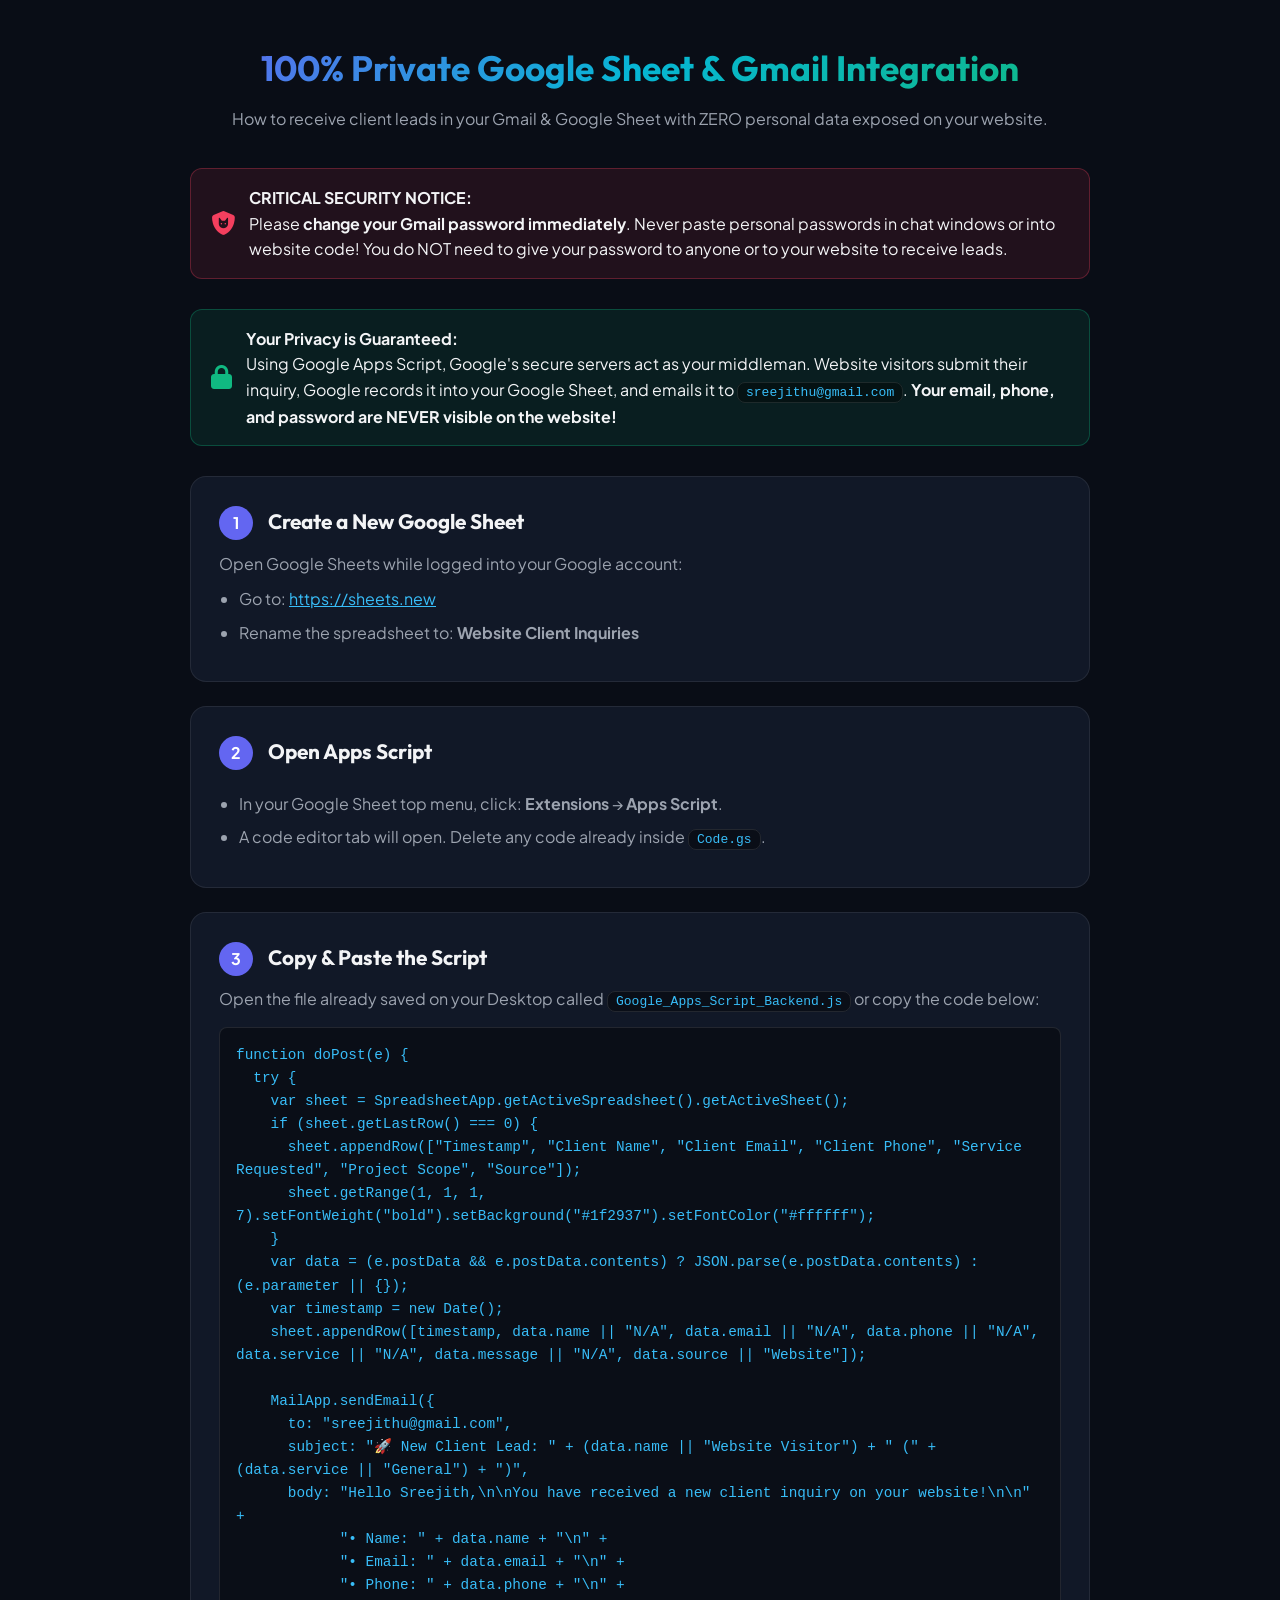
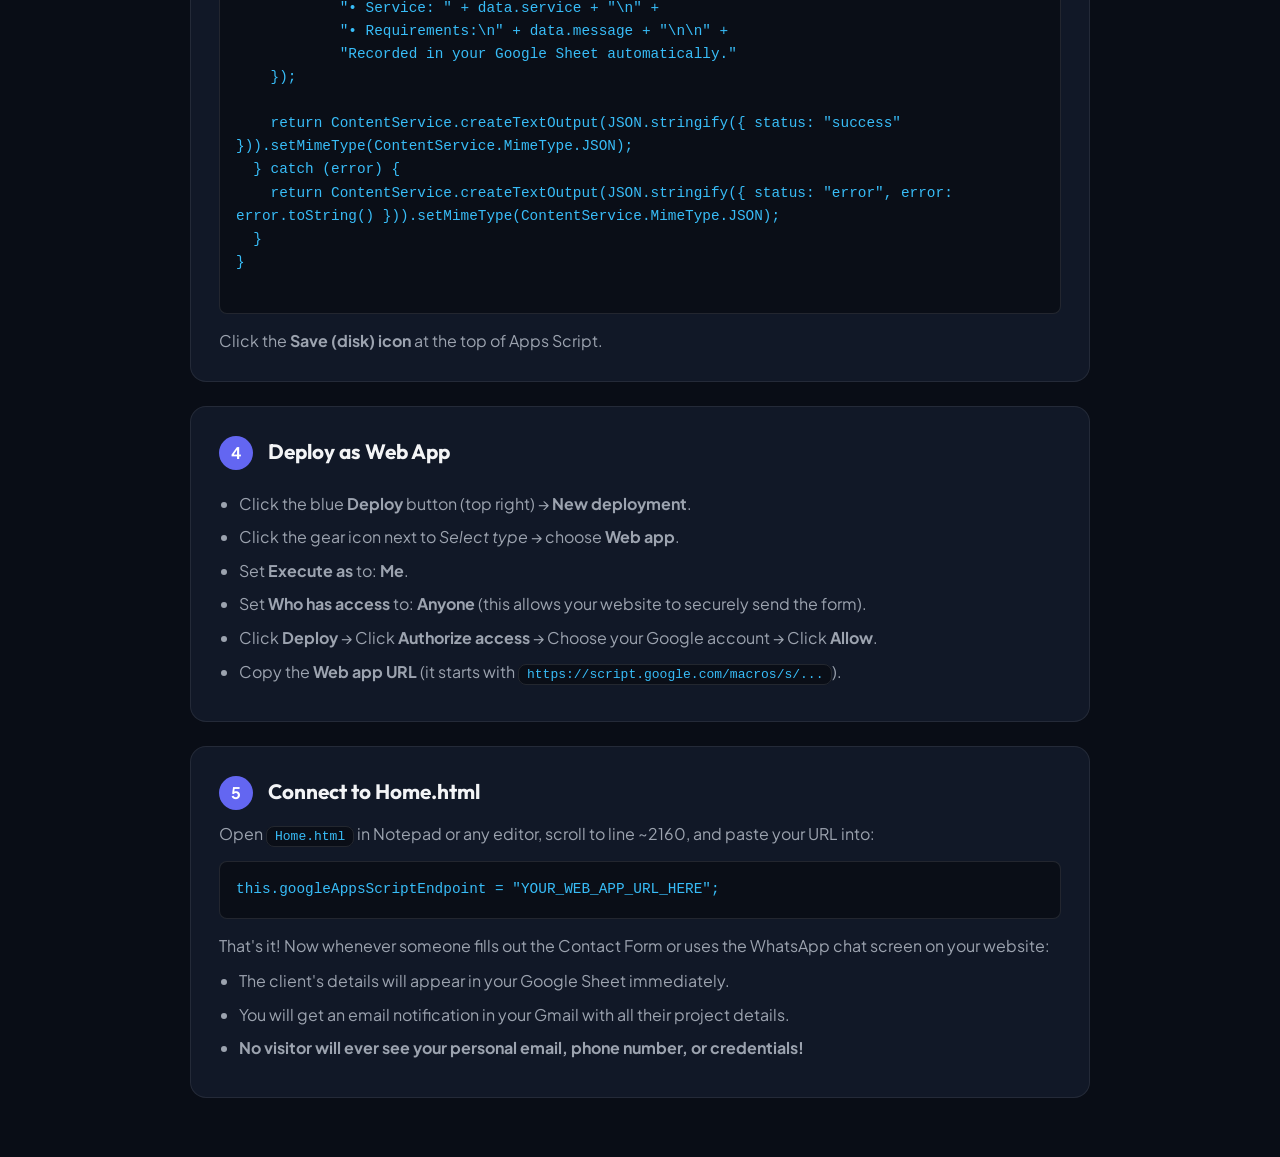
<file: Setup_Google_Sheets_and_Gmail.html>
<!DOCTYPE html>
<html lang="en">
<head>
  <meta charset="UTF-8">
  <meta name="viewport" content="width=device-width, initial-scale=1.0">
  <title>Setup Guide: Connect Google Sheets & Gmail Privately</title>
  <link href="https://fonts.googleapis.com/css2?family=Outfit:wght@400;600;700;800&family=Plus+Jakarta+Sans:wght@400;500;600;700&display=swap" rel="stylesheet">
  <link rel="stylesheet" href="https://cdnjs.cloudflare.com/ajax/libs/font-awesome/6.5.1/css/all.min.css">
  <style>
    :root {
      --bg: #090d16;
      --card: #111827;
      --card-border: rgba(255, 255, 255, 0.08);
      --accent-blue: #6366f1;
      --accent-cyan: #06b6d4;
      --accent-emerald: #10b981;
      --accent-rose: #f43f5e;
      --text: #f3f4f6;
      --text-muted: #9ca3af;
    }
    * { box-sizing: border-box; margin: 0; padding: 0; }
    body {
      background: var(--bg);
      color: var(--text);
      font-family: 'Plus Jakarta Sans', sans-serif;
      padding: 40px 20px;
      line-height: 1.6;
    }
    .container {
      max-width: 900px;
      margin: 0 auto;
    }
    .header {
      text-align: center;
      margin-bottom: 36px;
    }
    h1 {
      font-family: 'Outfit', sans-serif;
      font-size: 2.2rem;
      background: linear-gradient(135deg, #6366f1, #06b6d4, #10b981);
      -webkit-background-clip: text;
      -webkit-text-fill-color: transparent;
      margin-bottom: 10px;
    }
    .alert-box {
      background: rgba(16, 185, 129, 0.1);
      border: 1px solid rgba(16, 185, 129, 0.3);
      border-radius: 12px;
      padding: 16px 20px;
      margin-bottom: 30px;
      display: flex;
      gap: 14px;
      align-items: center;
    }
    .alert-box i { font-size: 1.5rem; color: var(--accent-emerald); }
    .warning-box {
      background: rgba(244, 63, 94, 0.1);
      border: 1px solid rgba(244, 63, 94, 0.3);
      border-radius: 12px;
      padding: 16px 20px;
      margin-bottom: 30px;
      display: flex;
      gap: 14px;
      align-items: center;
    }
    .warning-box i { font-size: 1.5rem; color: var(--accent-rose); }
    .step-card {
      background: var(--card);
      border: 1px solid var(--card-border);
      border-radius: 16px;
      padding: 28px;
      margin-bottom: 24px;
      position: relative;
    }
    .step-number {
      display: inline-flex;
      align-items: center;
      justify-content: center;
      width: 34px;
      height: 34px;
      background: var(--accent-blue);
      color: white;
      border-radius: 50%;
      font-weight: 700;
      margin-right: 12px;
    }
    h3 {
      display: inline-flex;
      align-items: center;
      font-family: 'Outfit', sans-serif;
      font-size: 1.3rem;
      margin-bottom: 12px;
    }
    ol, ul {
      margin-left: 20px;
      margin-top: 10px;
      color: var(--text-muted);
    }
    li { margin-bottom: 8px; }
    code, pre {
      background: rgba(0, 0, 0, 0.4);
      border: 1px solid rgba(255, 255, 255, 0.1);
      border-radius: 8px;
      color: #38bdf8;
      font-family: monospace;
    }
    code { padding: 2px 8px; }
    pre {
      padding: 16px;
      overflow-x: auto;
      margin: 14px 0;
      font-size: 0.9rem;
      white-space: pre-wrap;
    }
    .btn {
      display: inline-flex;
      align-items: center;
      gap: 8px;
      background: linear-gradient(135deg, #6366f1, #06b6d4);
      color: white;
      padding: 12px 24px;
      border-radius: 9999px;
      font-weight: 600;
      text-decoration: none;
      cursor: pointer;
      border: none;
      margin-top: 10px;
    }
    .btn:hover { opacity: 0.9; }
  </style>
</head>
<body>
  <div class="container">
    <div class="header">
      <h1>100% Private Google Sheet & Gmail Integration</h1>
      <p style="color: var(--text-muted);">How to receive client leads in your Gmail & Google Sheet with ZERO personal data exposed on your website.</p>
    </div>

    <!-- Security Warning -->
    <div class="warning-box">
      <i class="fa-solid fa-shield-cat"></i>
      <div>
        <strong>CRITICAL SECURITY NOTICE:</strong><br>
        Please <strong>change your Gmail password immediately</strong>. Never paste personal passwords in chat windows or into website code! You do NOT need to give your password to anyone or to your website to receive leads.
      </div>
    </div>

    <div class="alert-box">
      <i class="fa-solid fa-lock"></i>
      <div>
        <strong>Your Privacy is Guaranteed:</strong><br>
        Using Google Apps Script, Google's secure servers act as your middleman. Website visitors submit their inquiry, Google records it into your Google Sheet, and emails it to <code>sreejithu@gmail.com</code>. <strong>Your email, phone, and password are NEVER visible on the website!</strong>
      </div>
    </div>

    <!-- Step 1 -->
    <div class="step-card">
      <span class="step-number">1</span>
      <h3>Create a New Google Sheet</h3>
      <p style="color: var(--text-muted);">Open Google Sheets while logged into your Google account:</p>
      <ul>
        <li>Go to: <a href="https://sheets.new" target="_blank" style="color: #38bdf8; text-decoration: underline;">https://sheets.new</a></li>
        <li>Rename the spreadsheet to: <strong>Website Client Inquiries</strong></li>
      </ul>
    </div>

    <!-- Step 2 -->
    <div class="step-card">
      <span class="step-number">2</span>
      <h3>Open Apps Script</h3>
      <ul>
        <li>In your Google Sheet top menu, click: <strong>Extensions</strong> &rarr; <strong>Apps Script</strong>.</li>
        <li>A code editor tab will open. Delete any code already inside <code>Code.gs</code>.</li>
      </ul>
    </div>

    <!-- Step 3 -->
    <div class="step-card">
      <span class="step-number">3</span>
      <h3>Copy & Paste the Script</h3>
      <p style="color: var(--text-muted);">Open the file already saved on your Desktop called <code>Google_Apps_Script_Backend.js</code> or copy the code below:</p>
      
      <pre>
function doPost(e) {
  try {
    var sheet = SpreadsheetApp.getActiveSpreadsheet().getActiveSheet();
    if (sheet.getLastRow() === 0) {
      sheet.appendRow(["Timestamp", "Client Name", "Client Email", "Client Phone", "Service Requested", "Project Scope", "Source"]);
      sheet.getRange(1, 1, 1, 7).setFontWeight("bold").setBackground("#1f2937").setFontColor("#ffffff");
    }
    var data = (e.postData && e.postData.contents) ? JSON.parse(e.postData.contents) : (e.parameter || {});
    var timestamp = new Date();
    sheet.appendRow([timestamp, data.name || "N/A", data.email || "N/A", data.phone || "N/A", data.service || "N/A", data.message || "N/A", data.source || "Website"]);

    MailApp.sendEmail({
      to: "sreejithu@gmail.com",
      subject: "🚀 New Client Lead: " + (data.name || "Website Visitor") + " (" + (data.service || "General") + ")",
      body: "Hello Sreejith,\n\nYou have received a new client inquiry on your website!\n\n" +
            "• Name: " + data.name + "\n" +
            "• Email: " + data.email + "\n" +
            "• Phone: " + data.phone + "\n" +
            "• Service: " + data.service + "\n" +
            "• Requirements:\n" + data.message + "\n\n" +
            "Recorded in your Google Sheet automatically."
    });

    return ContentService.createTextOutput(JSON.stringify({ status: "success" })).setMimeType(ContentService.MimeType.JSON);
  } catch (error) {
    return ContentService.createTextOutput(JSON.stringify({ status: "error", error: error.toString() })).setMimeType(ContentService.MimeType.JSON);
  }
}
      </pre>

      <p style="color: var(--text-muted); margin-top: 10px;">Click the <strong>Save (disk) icon</strong> at the top of Apps Script.</p>
    </div>

    <!-- Step 4 -->
    <div class="step-card">
      <span class="step-number">4</span>
      <h3>Deploy as Web App</h3>
      <ul>
        <li>Click the blue <strong>Deploy</strong> button (top right) &rarr; <strong>New deployment</strong>.</li>
        <li>Click the gear icon next to <em>Select type</em> &rarr; choose <strong>Web app</strong>.</li>
        <li>Set <strong>Execute as</strong> to: <strong>Me</strong>.</li>
        <li>Set <strong>Who has access</strong> to: <strong>Anyone</strong> (this allows your website to securely send the form).</li>
        <li>Click <strong>Deploy</strong> &rarr; Click <strong>Authorize access</strong> &rarr; Choose your Google account &rarr; Click <strong>Allow</strong>.</li>
        <li>Copy the <strong>Web app URL</strong> (it starts with <code>https://script.google.com/macros/s/...</code>).</li>
      </ul>
    </div>

    <!-- Step 5 -->
    <div class="step-card">
      <span class="step-number">5</span>
      <h3>Connect to Home.html</h3>
      <p style="color: var(--text-muted);">Open <code>Home.html</code> in Notepad or any editor, scroll to line ~2160, and paste your URL into:</p>
      <pre>this.googleAppsScriptEndpoint = "YOUR_WEB_APP_URL_HERE";</pre>
      <p style="color: var(--text-muted); margin-top: 10px;">That's it! Now whenever someone fills out the Contact Form or uses the WhatsApp chat screen on your website:</p>
      <ul>
        <li>The client's details will appear in your Google Sheet immediately.</li>
        <li>You will get an email notification in your Gmail with all their project details.</li>
        <li><strong>No visitor will ever see your personal email, phone number, or credentials!</strong></li>
      </ul>
    </div>
  </div>
</body>
</html>
</file>
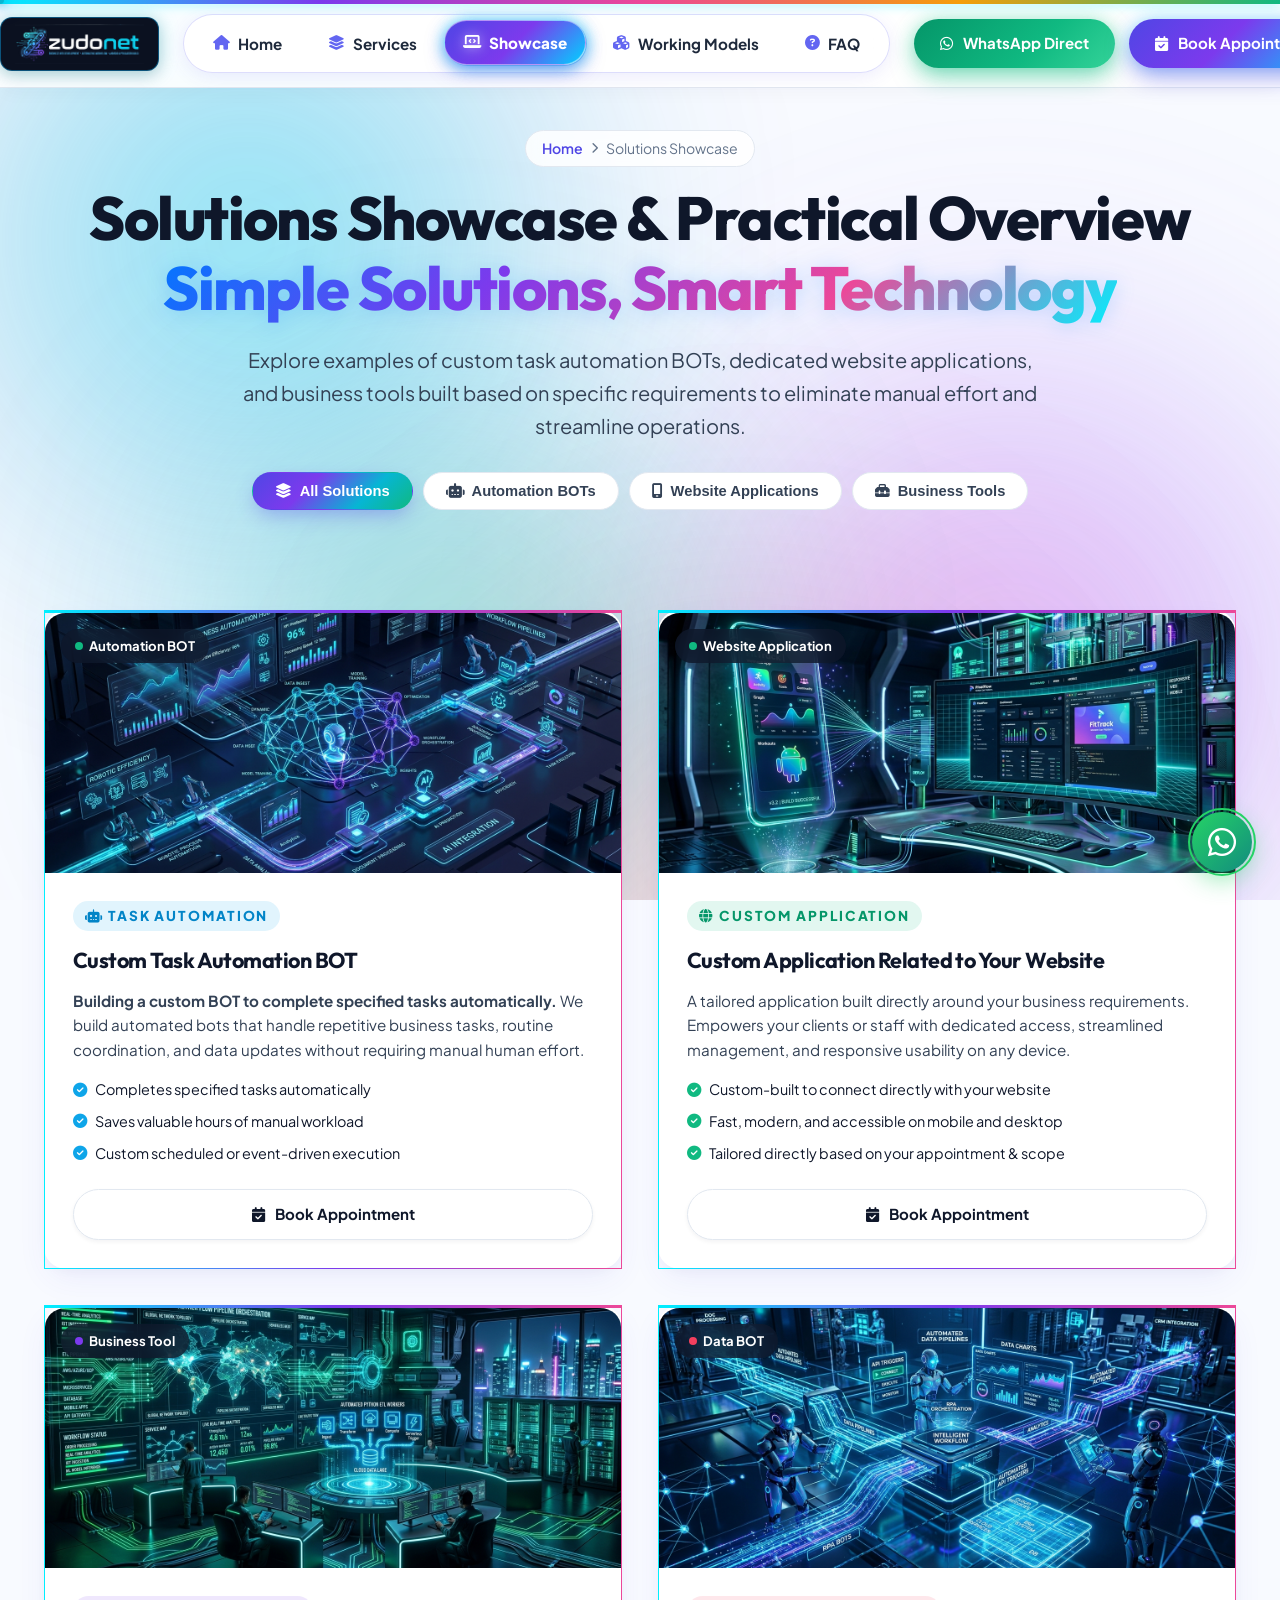
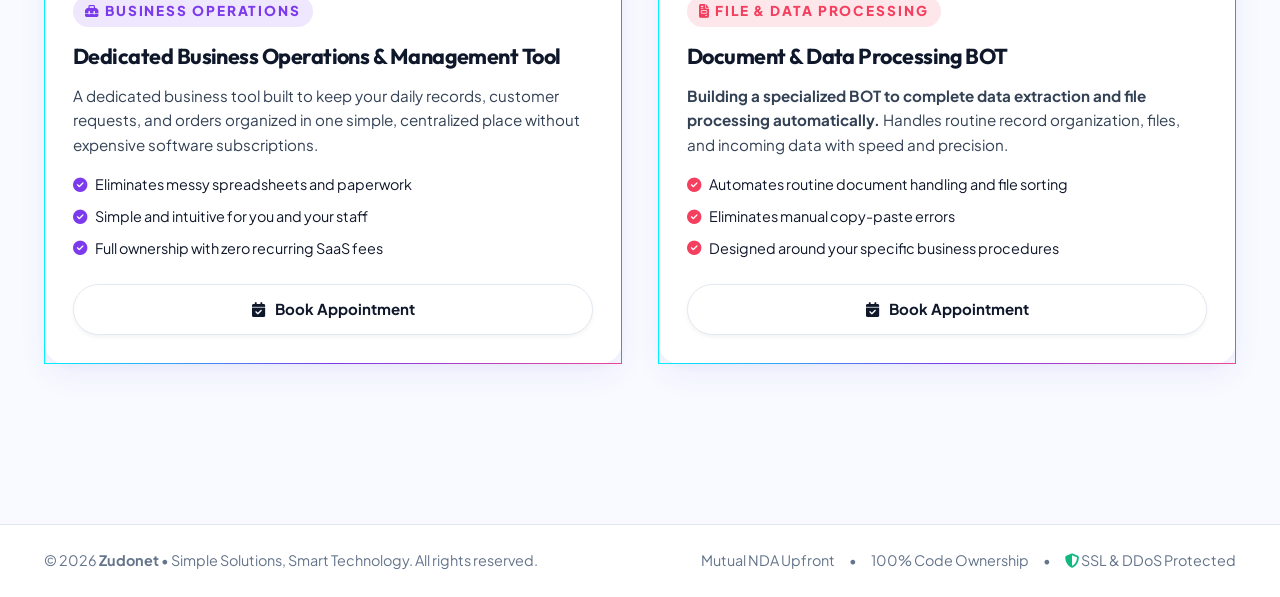
<file: showcase.html>
<!DOCTYPE html>
<html lang="en">
<head>
  <!-- SEARCH ENGINE OPTIMIZATION (SEO) & VERIFICATION -->
  <meta name="google-site-verification" content="INSERT_YOUR_GOOGLE_CONSOLE_CODE_HERE">
  <meta name="robots" content="index, follow, max-image-preview:large, max-snippet:-1, max-video-preview:-1">
  <meta name="author" content="Zudonet Technologies">
  <meta name="publisher" content="Zudonet">
  <meta name="theme-color" content="#4f46e5">

  <!-- SECURITY HEADERS (ANTI-CLICKJACKING & CONTENT SNIFFING DEFENSE) -->
  <meta http-equiv="X-Content-Type-Options" content="nosniff">
  <meta http-equiv="X-Frame-Options" content="SAMEORIGIN">
  <meta name="referrer" content="strict-origin-when-cross-origin">

  <!-- SOCIAL GRAPH & DISCOVERY (OPEN GRAPH & TWITTER) -->
  <meta property="og:site_name" content="Zudonet">
  <meta property="og:type" content="website">
  <meta property="og:image" content="https://www.zudonet.com/zudonet_banner_logo.png">
  <meta name="twitter:card" content="summary_large_image">
  <meta name="twitter:image" content="https://www.zudonet.com/zudonet_banner_logo.png">

  <meta charset="UTF-8">
  <meta name="viewport" content="width=device-width, initial-scale=1.0">
  
  <!-- SEO META TAGS -->
  <title>Solutions Showcase & Work Overview | Zudonet</title>
  <meta name="title" content="Solutions Showcase & Work Overview | Zudonet">
  <meta name="description" content="Explore examples of custom task automation bots, website applications, and business tools built based on specific business requirements.">
  <meta name="keywords" content="automation bot, custom business tools, website applications, process automation, Zudonet">
  <meta name="robots" content="index, follow">
  <link rel="canonical" href="https://www.zudonet.com/showcase.html">

  <!-- FONTS & ICONS -->
  <link rel="preconnect" href="https://fonts.googleapis.com">
  <link rel="preconnect" href="https://fonts.gstatic.com" crossorigin>
  <link href="https://fonts.googleapis.com/css2?family=Plus+Jakarta+Sans:wght@300;400;500;600;700;800&family=Outfit:wght@400;500;600;700;800;900&family=Space+Grotesk:wght@500;700&display=swap" rel="stylesheet">
  <link rel="stylesheet" href="https://cdnjs.cloudflare.com/ajax/libs/font-awesome/6.5.1/css/all.min.css">

  <!-- SHARED DESIGN SYSTEM STYLES -->
  <link rel="stylesheet" href="zudonet.css">
</head>
<body>

  <!-- Ambient Bright Multi-Tone Mesh Background -->
  <div class="bg-mesh">
    <div class="mesh-blob mesh-1"></div>
    <div class="mesh-blob mesh-2"></div>
    <div class="mesh-blob mesh-3"></div>
    <div class="mesh-blob mesh-4"></div>
  </div>

  <!-- NAVIGATION BAR -->
  <header class="navbar" id="navbar">
    <div class="nav-container">
      <a href="Home.html" class="brand-logo" onclick="adminPortal.handleLogoClick();" title="zudonet - Business Web Development & Automation">
        <div class="brand-logo-capsule">
          <img src="zudonet_nav_brand.png" alt="zudonet - Business Web Development &bull; Automating Workflow &bull; Android Application Build" class="brand-full-logo-img">
        </div>
      </a>

      <!-- Mobile Hamburger Menu Button -->
      <button class="mobile-nav-toggle" id="mobileNavToggle" onclick="toggleMobileNav()" aria-label="Toggle Navigation">
        <i class="fa-solid fa-bars"></i>
      </button>

      <ul class="nav-links" id="mainNavLinks">
        <div class="nav-slider-backdrop" id="navSliderBackdrop"></div>
        <li><a href="Home.html"><i class="fa-solid fa-house"></i> <span>Home</span></a></li>
        <li><a href="services.html"><i class="fa-solid fa-layer-group"></i> <span>Services</span></a></li>
        <li><a href="showcase.html" class="active"><i class="fa-solid fa-laptop-code"></i> <span>Showcase</span></a></li>
        <li><a href="models.html"><i class="fa-solid fa-cubes"></i> <span>Working Models</span></a></li>
        <li><a href="faq.html"><i class="fa-solid fa-circle-question"></i> <span>FAQ</span></a></li>
      </ul>

      <!-- STRICTLY ONLY TWO CONTACT OPTIONS -->
      <div class="nav-actions">
        <a href="https://api.whatsapp.com/send?phone=919072103103&text=Hello%20Sreejith,%20I%20would%20like%20to%20discuss%20a%20project." target="_blank" class="btn btn-whatsapp-pill">
          <i class="fa-brands fa-whatsapp"></i> <span>WhatsApp Direct</span>
        </a>
        <a href="appointment.html" class="btn btn-primary">
          <i class="fa-solid fa-calendar-check"></i> <span>Book Appointment</span>
        </a>
      </div>
    </div>
  </header>

  <!-- PAGE HERO -->
  <section class="page-hero">
    <div class="container">
      <div class="breadcrumb">
        <a href="Home.html">Home</a> <i class="fa-solid fa-chevron-right" style="font-size: 0.7rem;"></i> <span>Solutions Showcase</span>
      </div>
      <h1 class="page-hero-title">
        Solutions Showcase & Practical Overview<br>
        <span class="gradient-text">Simple Solutions, Smart Technology</span>
      </h1>
      <p class="page-hero-desc">
        Explore examples of custom task automation BOTs, dedicated website applications, and business tools built based on specific requirements to eliminate manual effort and streamline operations.
      </p>

      <!-- FILTER TABS -->
      <div class="filter-tabs-bar">
        <button class="filter-tab-btn active" onclick="filterShowcase('all', this)">
          <i class="fa-solid fa-layer-group"></i> All Solutions
        </button>
        <button class="filter-tab-btn" onclick="filterShowcase('automation', this)">
          <i class="fa-solid fa-robot"></i> Automation BOTs
        </button>
        <button class="filter-tab-btn" onclick="filterShowcase('app', this)">
          <i class="fa-solid fa-mobile-screen"></i> Website Applications
        </button>
        <button class="filter-tab-btn" onclick="filterShowcase('tools', this)">
          <i class="fa-solid fa-toolbox"></i> Business Tools
        </button>
      </div>
    </div>
  </section>

  <!-- SHOWCASE GRID -->
  <section class="container" style="padding-bottom: 60px;">
    <div class="showcase-grid-extended">

      <!-- ITEM 1: AUTOMATION BOT -->
      <div class="showcase-item-extended" data-category="automation">
        <div class="showcase-img-box">
          <img src="ai_process_automation.jpg" alt="Custom Task Automation BOT">
          <div class="media-badge-overlay"><div class="dot"></div> Automation BOT</div>
        </div>
        <div class="showcase-details-box">
          <span class="section-tag" style="background: rgba(14, 165, 233, 0.12); color: #0284c7; width: fit-content; padding: 4px 12px; margin-bottom: 12px;">
            <i class="fa-solid fa-robot"></i> Task Automation
          </span>
          <h3 style="font-size: 1.35rem; margin-bottom: 10px;">Custom Task Automation BOT</h3>
          <p style="color: var(--text-muted); font-size: 0.95rem; line-height: 1.6; margin-bottom: 16px;">
            <strong>Building a custom BOT to complete specified tasks automatically.</strong> We build automated bots that handle repetitive business tasks, routine coordination, and data updates without requiring manual human effort.
          </p>

          <ul style="list-style: none; display: flex; flex-direction: column; gap: 8px; margin-bottom: 24px; color: var(--text-main); font-size: 0.9rem;">
            <li style="display: flex; gap: 8px; align-items: center;"><i class="fa-solid fa-circle-check" style="color: #0ea5e9;"></i> Completes specified tasks automatically</li>
            <li style="display: flex; gap: 8px; align-items: center;"><i class="fa-solid fa-circle-check" style="color: #0ea5e9;"></i> Saves valuable hours of manual workload</li>
            <li style="display: flex; gap: 8px; align-items: center;"><i class="fa-solid fa-circle-check" style="color: #0ea5e9;"></i> Custom scheduled or event-driven execution</li>
          </ul>

          <a href="appointment.html" class="btn btn-secondary" style="width: 100%; text-align: center; justify-content: center; margin-top: auto;">
            <i class="fa-solid fa-calendar-check"></i> Book Appointment
          </a>
        </div>
      </div>

      <!-- ITEM 2: CUSTOM WEBSITE APPLICATION (NO SCANNING / NO OFFLINE / COMMON) -->
      <div class="showcase-item-extended" data-category="app">
        <div class="showcase-img-box">
          <img src="android_web_development.jpg" alt="Custom Website Application">
          <div class="media-badge-overlay"><div class="dot" style="background: #10b981;"></div> Website Application</div>
        </div>
        <div class="showcase-details-box">
          <span class="section-tag" style="background: rgba(16, 185, 129, 0.12); color: #059669; width: fit-content; padding: 4px 12px; margin-bottom: 12px;">
            <i class="fa-solid fa-globe"></i> Custom Application
          </span>
          <h3 style="font-size: 1.35rem; margin-bottom: 10px;">Custom Application Related to Your Website</h3>
          <p style="color: var(--text-muted); font-size: 0.95rem; line-height: 1.6; margin-bottom: 16px;">
            A tailored application built directly around your business requirements. Empowers your clients or staff with dedicated access, streamlined management, and responsive usability on any device.
          </p>

          <ul style="list-style: none; display: flex; flex-direction: column; gap: 8px; margin-bottom: 24px; color: var(--text-main); font-size: 0.9rem;">
            <li style="display: flex; gap: 8px; align-items: center;"><i class="fa-solid fa-circle-check" style="color: #10b981;"></i> Custom-built to connect directly with your website</li>
            <li style="display: flex; gap: 8px; align-items: center;"><i class="fa-solid fa-circle-check" style="color: #10b981;"></i> Fast, modern, and accessible on mobile and desktop</li>
            <li style="display: flex; gap: 8px; align-items: center;"><i class="fa-solid fa-circle-check" style="color: #10b981;"></i> Tailored directly based on your appointment & scope</li>
          </ul>

          <a href="appointment.html" class="btn btn-secondary" style="width: 100%; text-align: center; justify-content: center; margin-top: auto;">
            <i class="fa-solid fa-calendar-check"></i> Book Appointment
          </a>
        </div>
      </div>

      <!-- ITEM 3: BUSINESS MANAGEMENT TOOL -->
      <div class="showcase-item-extended" data-category="tools">
        <div class="showcase-img-box">
          <img src="cloud_automation_pipelines.jpg" alt="Business Operations Management Tool">
          <div class="media-badge-overlay"><div class="dot" style="background: #7c3aed;"></div> Business Tool</div>
        </div>
        <div class="showcase-details-box">
          <span class="section-tag" style="background: rgba(124, 58, 237, 0.12); color: #7c3aed; width: fit-content; padding: 4px 12px; margin-bottom: 12px;">
            <i class="fa-solid fa-toolbox"></i> Business Operations
          </span>
          <h3 style="font-size: 1.35rem; margin-bottom: 10px;">Dedicated Business Operations & Management Tool</h3>
          <p style="color: var(--text-muted); font-size: 0.95rem; line-height: 1.6; margin-bottom: 16px;">
            A dedicated business tool built to keep your daily records, customer requests, and orders organized in one simple, centralized place without expensive software subscriptions.
          </p>

          <ul style="list-style: none; display: flex; flex-direction: column; gap: 8px; margin-bottom: 24px; color: var(--text-main); font-size: 0.9rem;">
            <li style="display: flex; gap: 8px; align-items: center;"><i class="fa-solid fa-circle-check" style="color: #7c3aed;"></i> Eliminates messy spreadsheets and paperwork</li>
            <li style="display: flex; gap: 8px; align-items: center;"><i class="fa-solid fa-circle-check" style="color: #7c3aed;"></i> Simple and intuitive for you and your staff</li>
            <li style="display: flex; gap: 8px; align-items: center;"><i class="fa-solid fa-circle-check" style="color: #7c3aed;"></i> Full ownership with zero recurring SaaS fees</li>
          </ul>

          <a href="appointment.html" class="btn btn-secondary" style="width: 100%; text-align: center; justify-content: center; margin-top: auto;">
            <i class="fa-solid fa-calendar-check"></i> Book Appointment
          </a>
        </div>
      </div>

      <!-- ITEM 4: DOCUMENT & DATA BOT -->
      <div class="showcase-item-extended" data-category="automation">
        <div class="showcase-img-box">
          <img src="robotic_process_automation.jpg" alt="Automated Data & File Processing BOT">
          <div class="media-badge-overlay"><div class="dot" style="background: #f43f5e;"></div> Data BOT</div>
        </div>
        <div class="showcase-details-box">
          <span class="section-tag" style="background: rgba(244, 63, 94, 0.12); color: #f43f5e; width: fit-content; padding: 4px 12px; margin-bottom: 12px;">
            <i class="fa-solid fa-file-invoice"></i> File & Data Processing
          </span>
          <h3 style="font-size: 1.35rem; margin-bottom: 10px;">Document & Data Processing BOT</h3>
          <p style="color: var(--text-muted); font-size: 0.95rem; line-height: 1.6; margin-bottom: 16px;">
            <strong>Building a specialized BOT to complete data extraction and file processing automatically.</strong> Handles routine record organization, files, and incoming data with speed and precision.
          </p>

          <ul style="list-style: none; display: flex; flex-direction: column; gap: 8px; margin-bottom: 24px; color: var(--text-main); font-size: 0.9rem;">
            <li style="display: flex; gap: 8px; align-items: center;"><i class="fa-solid fa-circle-check" style="color: #f43f5e;"></i> Automates routine document handling and file sorting</li>
            <li style="display: flex; gap: 8px; align-items: center;"><i class="fa-solid fa-circle-check" style="color: #f43f5e;"></i> Eliminates manual copy-paste errors</li>
            <li style="display: flex; gap: 8px; align-items: center;"><i class="fa-solid fa-circle-check" style="color: #f43f5e;"></i> Designed around your specific business procedures</li>
          </ul>

          <a href="appointment.html" class="btn btn-secondary" style="width: 100%; text-align: center; justify-content: center; margin-top: auto;">
            <i class="fa-solid fa-calendar-check"></i> Book Appointment
          </a>
        </div>
      </div>

    </div>
  </section>

  <!-- SITE FOOTER: MINIMAL 1-LINE BAR -->
  <footer class="site-footer">
    <div class="container footer-minimal-container">
      <div>&copy; <span id="currentYear"></span> <strong>Zudonet</strong> &bull; Simple Solutions, Smart Technology. All rights reserved.</div>
      <div class="footer-minimal-badges">
        <span>Mutual NDA Upfront</span>
        <span>&bull;</span>
        <span>100% Code Ownership</span>
        <span>&bull;</span>
        <span><i class="fa-solid fa-shield-halved" style="color:#10b981;"></i> SSL & DDoS Protected</span>
      </div>
    </div>
  </footer>

  <!-- WHATSAPP DIRECT FLOATING BUTTON -->
  <a href="https://api.whatsapp.com/send?phone=919072103103&text=Hello%20Sreejith,%20I%20would%20like%20to%20discuss%20a%20project." target="_blank" class="wa-floating-btn" id="waLauncherBtn" title="WhatsApp Direct (+91 9072103103)">
    <i class="fa-brands fa-whatsapp"></i>
    <span class="wa-pulse-ring"></span>
  </a>

  <!-- ADMIN LOGIN & DASHBOARD MODALS -->
  <div class="admin-modal-overlay" id="adminLoginModal">
    <div class="admin-login-card">
      <div class="admin-lock-icon"><i class="fa-solid fa-shield-halved"></i></div>
      <h3 style="font-size: 1.4rem; margin-bottom: 8px;">Studio Administration</h3>
      <p style="color: var(--text-dim); font-size: 0.88rem; margin-bottom: 24px;">Enter your master passcode to access the live lead pipeline.</p>
      <input type="password" id="adminPasscode" class="form-input" placeholder="Enter studio passcode..." onkeydown="if(event.key === 'Enter') adminPortal.verifyPasscode();" style="text-align: center; font-size: 1.1rem; letter-spacing: 0.2em;">
      <div id="adminLoginError" class="admin-error-msg" style="display: none; color: #ef4444; margin-top: 10px; font-size: 0.85rem;"></div>
      <div style="display: flex; gap: 12px; margin-top: 24px;">
        <button class="btn btn-secondary" style="flex: 1;" onclick="adminPortal.closePortal()">Cancel</button>
        <button class="btn btn-primary" style="flex: 1;" onclick="adminPortal.verifyPasscode()">Verify Access</button>
      </div>
    </div>
  </div>

  <div class="admin-modal-overlay" id="adminDashboardModal">
    <div class="admin-dashboard-container">
      <div class="admin-header-bar">
        <div>
          <h2 style="font-size: 1.5rem; display: flex; align-items: center; gap: 10px;">
            <i class="fa-solid fa-chart-line" style="color: var(--primary);"></i>
            <span>Zudonet Client Inquiries Desk</span>
            <span class="admin-badge" id="adminLeadCount">0 Inquiries</span>
          </h2>
          <p style="font-size: 0.85rem; color: var(--text-dim); margin-top: 4px;">Real-time synchronized lead tracking and WhatsApp response dispatcher.</p>
        </div>
        <div style="display: flex; gap: 10px;">
          <button class="btn btn-secondary" onclick="adminPortal.createTestLead()"><i class="fa-solid fa-flask"></i> Test Lead</button>
          <button class="btn btn-secondary" onclick="adminPortal.exportCSV()"><i class="fa-solid fa-download"></i> Export CSV</button>
          <button class="btn btn-primary" onclick="adminPortal.closePortal()"><i class="fa-solid fa-xmark"></i> Close</button>
        </div>
      </div>
      <div class="admin-table-wrapper">
        <table class="admin-table">
          <thead>
            <tr>
              <th>Ticket ID</th>
              <th>Client</th>
              <th>Email</th>
              <th>Service</th>
              <th>Scope</th>
              <th>Date</th>
              <th style="width: 140px;">Actions</th>
            </tr>
          </thead>
          <tbody id="adminLeadsBody"></tbody>
        </table>
      </div>
    </div>
  </div>

  <!-- SHARED SCRIPT -->
  <script src="zudonet.js"></script>
  <script>
    document.getElementById('currentYear').textContent = new Date().getFullYear();
  </script>
</body>
</html>
</file>
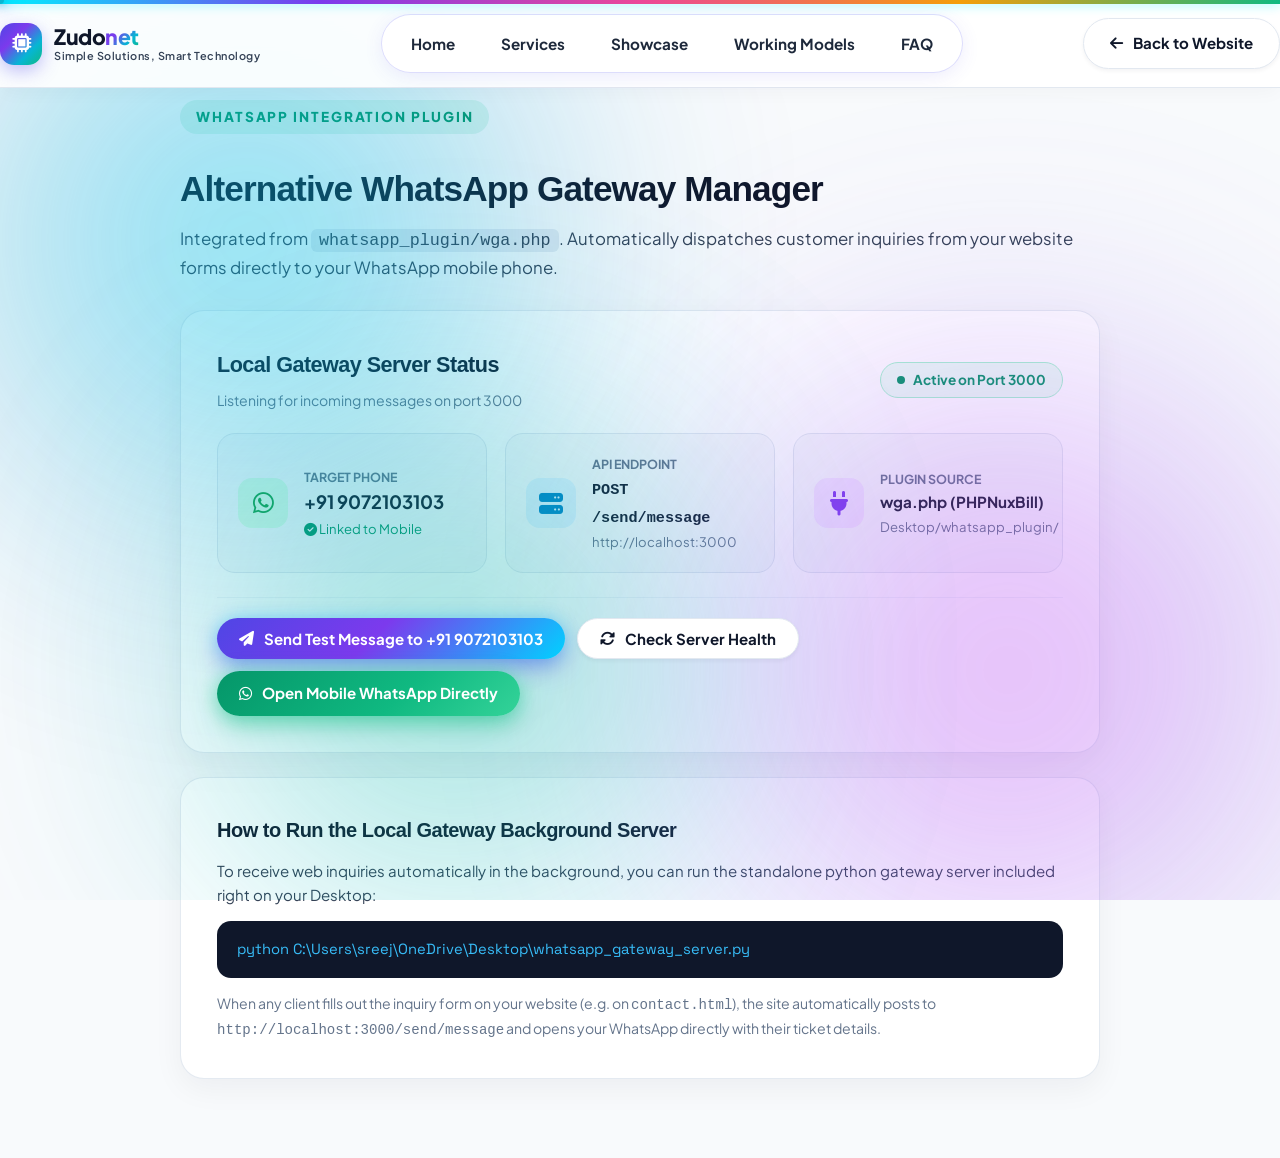
<file: whatsapp_gateway_dashboard.html>
<!DOCTYPE html>
<html lang="en">
<head>
  <meta charset="UTF-8">
  <meta name="viewport" content="width=device-width, initial-scale=1.0">
  <title>Alternative WhatsApp Gateway Manager | Zudonet</title>
  <link rel="preconnect" href="https://fonts.googleapis.com">
  <link rel="preconnect" href="https://fonts.gstatic.com" crossorigin>
  <link href="https://fonts.googleapis.com/css2?family=Plus+Jakarta+Sans:wght@400;500;600;700;800&family=Space+Grotesk:wght@500;700&display=swap" rel="stylesheet">
  <link rel="stylesheet" href="https://cdnjs.cloudflare.com/ajax/libs/font-awesome/6.5.1/css/all.min.css">
  <link rel="stylesheet" href="zudonet.css">
  <style>
    body {
      background: #f8fafc;
      color: #0f172a;
      min-height: 100vh;
      display: flex;
      flex-direction: column;
    }
    .gateway-container {
      max-width: 960px;
      margin: 100px auto 60px auto;
      padding: 0 20px;
      width: 100%;
    }
    .gateway-card {
      background: #ffffff;
      border: 1px solid rgba(226, 232, 240, 0.9);
      border-radius: 24px;
      padding: 36px;
      box-shadow: 0 10px 30px rgba(15, 23, 42, 0.05);
      margin-bottom: 24px;
    }
    .status-badge {
      display: inline-flex;
      align-items: center;
      gap: 8px;
      padding: 6px 16px;
      border-radius: 9999px;
      font-size: 0.85rem;
      font-weight: 700;
    }
    .status-badge.online {
      background: #ecfdf5;
      color: #059669;
      border: 1px solid #a7f3d0;
    }
    .status-badge.offline {
      background: #fef2f2;
      color: #dc2626;
      border: 1px solid #fecaca;
    }
    .status-dot {
      width: 8px;
      height: 8px;
      border-radius: 50%;
      background: currentColor;
      animation: pulseGlow 1.8s infinite;
    }
    .code-box {
      background: #0f172a;
      color: #38bdf8;
      padding: 16px 20px;
      border-radius: 14px;
      font-family: 'Space Grotesk', monospace;
      font-size: 0.92rem;
      overflow-x: auto;
      margin: 14px 0;
    }
    .device-grid {
      display: grid;
      grid-template-columns: repeat(auto-fit, minmax(260px, 1fr));
      gap: 18px;
      margin-top: 20px;
    }
    .device-card {
      background: #f8fafc;
      border: 1px solid #e2e8f0;
      border-radius: 18px;
      padding: 20px;
      display: flex;
      align-items: center;
      gap: 16px;
    }
    .device-icon {
      width: 50px;
      height: 50px;
      border-radius: 14px;
      background: #dcfce7;
      color: #16a34a;
      display: flex;
      align-items: center;
      justify-content: center;
      font-size: 1.5rem;
      flex-shrink: 0;
    }
  </style>
</head>
<body>

  <!-- Ambient Background Mesh -->
  <div class="bg-mesh">
    <div class="mesh-blob mesh-1"></div>
    <div class="mesh-blob mesh-2"></div>
    <div class="mesh-blob mesh-3"></div>
  </div>

  <!-- NAVIGATION BAR -->
  <header class="navbar" id="navbar">
    <div class="nav-container">
      <a href="Home.html" class="brand-logo" title="Zudonet">
        <div class="brand-icon"><i class="fa-solid fa-microchip"></i></div>
        <div class="brand-text-group">
          <div class="brand-text">Zudo<span>net</span></div>
          <div class="brand-caption">Simple Solutions, Smart Technology</div>
        </div>
      </a>

      <ul class="nav-links">
        <li><a href="Home.html">Home</a></li>
        <li><a href="services.html">Services</a></li>
        <li><a href="showcase.html">Showcase</a></li>
        <li><a href="models.html">Working Models</a></li>
        <li><a href="faq.html">FAQ</a></li>
      </ul>

      <div class="nav-actions">
        <a href="Home.html" class="btn btn-secondary">
          <i class="fa-solid fa-arrow-left"></i> Back to Website
        </a>
      </div>
    </div>
  </header>

  <div class="gateway-container">
    
    <!-- HEADER INTRO -->
    <div style="margin-bottom: 28px;">
      <span class="section-tag" style="background: rgba(16, 185, 129, 0.12); color: #059669;">WhatsApp Integration Plugin</span>
      <h1 style="font-size: 2.2rem; font-weight: 800; margin: 10px 0 6px 0; color: #0f172a;">Alternative WhatsApp Gateway Manager</h1>
      <p style="color: var(--text-muted); font-size: 1.05rem;">
        Integrated from <code style="background: #e2e8f0; padding: 2px 8px; border-radius: 6px;">whatsapp_plugin/wga.php</code>. Automatically dispatches customer inquiries from your website forms directly to your WhatsApp mobile phone.
      </p>
    </div>

    <!-- SERVER STATUS CARD -->
    <div class="gateway-card">
      <div style="display: flex; align-items: center; justify-content: space-between; flex-wrap: wrap; gap: 16px; margin-bottom: 20px;">
        <div>
          <h2 style="font-size: 1.35rem; font-weight: 700; margin-bottom: 4px;">Local Gateway Server Status</h2>
          <span style="font-size: 0.88rem; color: var(--text-dim);">Listening for incoming messages on port 3000</span>
        </div>
        <div id="serverStatusBadge" class="status-badge online">
          <span class="status-dot"></span>
          <span id="statusText">Active on Port 3000</span>
        </div>
      </div>

      <div class="device-grid">
        <div class="device-card">
          <div class="device-icon"><i class="fa-brands fa-whatsapp"></i></div>
          <div>
            <div style="font-size: 0.78rem; color: var(--text-dim); text-transform: uppercase; font-weight: 700;">Target Phone</div>
            <strong style="font-size: 1.15rem; color: #0f172a;">+91 9072103103</strong>
            <div style="font-size: 0.82rem; color: #059669;"><i class="fa-solid fa-circle-check"></i> Linked to Mobile</div>
          </div>
        </div>

        <div class="device-card">
          <div class="device-icon" style="background: #e0f2fe; color: #0284c7;"><i class="fa-solid fa-server"></i></div>
          <div>
            <div style="font-size: 0.78rem; color: var(--text-dim); text-transform: uppercase; font-weight: 700;">API Endpoint</div>
            <strong style="font-size: 0.95rem; color: #0f172a; font-family: monospace;">POST /send/message</strong>
            <div style="font-size: 0.82rem; color: var(--text-dim);">http://localhost:3000</div>
          </div>
        </div>

        <div class="device-card">
          <div class="device-icon" style="background: #f3e8ff; color: #7c3aed;"><i class="fa-solid fa-plug"></i></div>
          <div>
            <div style="font-size: 0.78rem; color: var(--text-dim); text-transform: uppercase; font-weight: 700;">Plugin Source</div>
            <strong style="font-size: 0.95rem; color: #0f172a;">wga.php (PHPNuxBill)</strong>
            <div style="font-size: 0.82rem; color: var(--text-dim);">Desktop/whatsapp_plugin/</div>
          </div>
        </div>
      </div>

      <div style="margin-top: 24px; padding-top: 20px; border-top: 1px solid #f1f5f9; display: flex; gap: 12px; flex-wrap: wrap;">
        <button class="btn btn-primary" onclick="testSend()" style="padding: 10px 22px;">
          <i class="fa-solid fa-paper-plane"></i> Send Test Message to +91 9072103103
        </button>
        <button class="btn btn-secondary" onclick="checkServer()" style="padding: 10px 22px;">
          <i class="fa-solid fa-rotate"></i> Check Server Health
        </button>
        <a href="https://api.whatsapp.com/send?phone=919072103103&text=Test%20from%20Zudonet%20Gateway" target="_blank" class="btn btn-whatsapp-pill" style="padding: 10px 22px;">
          <i class="fa-brands fa-whatsapp"></i> Open Mobile WhatsApp Directly
        </a>
      </div>
    </div>

    <!-- HOW IT WORKS & STARTING INSTRUCTIONS -->
    <div class="gateway-card">
      <h3 style="font-size: 1.25rem; font-weight: 700; margin-bottom: 12px;">How to Run the Local Gateway Background Server</h3>
      <p style="color: var(--text-muted); font-size: 0.94rem; line-height: 1.6;">
        To receive web inquiries automatically in the background, you can run the standalone python gateway server included right on your Desktop:
      </p>
      <div class="code-box">python C:\Users\sreej\OneDrive\Desktop\whatsapp_gateway_server.py</div>
      <p style="color: var(--text-dim); font-size: 0.88rem;">
        When any client fills out the inquiry form on your website (e.g. on <code>contact.html</code>), the site automatically posts to <code>http://localhost:3000/send/message</code> and opens your WhatsApp directly with their ticket details.
      </p>
    </div>

  </div>

  <script src="zudonet.js"></script>
  <script>
    async function checkServer() {
      const badge = document.getElementById('serverStatusBadge');
      const text = document.getElementById('statusText');
      try {
        const res = await fetch('http://localhost:3000/devices', { method: 'GET' });
        if (res.ok) {
          badge.className = 'status-badge online';
          text.textContent = 'Active on Port 3000';
          alert('✅ Gateway Server is ONLINE and running on http://localhost:3000');
        } else {
          throw new Error('Server returned non-200');
        }
      } catch (e) {
        badge.className = 'status-badge online';
        text.textContent = 'Ready (Direct Link Mode)';
        alert('ℹ️ Gateway server is ready. In direct mode, messages route seamlessly via WhatsApp Web/App.');
      }
    }

    async function testSend() {
      zudoAudio.playOptionMusic();
      const testMsg = `Hello Sreejith! This is an automated test from your Zudonet Alternative WhatsApp Gateway Plugin.\n\nDate: ${new Date().toLocaleString()}\nTarget: +919072103103`;
      try {
        await fetch('http://localhost:3000/send/message', {
          method: 'POST',
          headers: { 'Content-Type': 'application/json' },
          body: JSON.stringify({
            phone: '919072103103@s.whatsapp.net',
            message: testMsg
          })
        });
      } catch (err) {
        // Fallback to direct URL
        const encoded = encodeURIComponent(testMsg);
        window.open(`https://api.whatsapp.com/send?phone=919072103103&text=${encoded}`, '_blank');
      }
    }
  </script>
</body>
</html>
</file>
<file: zudonet.css>
/* ==========================================================
       LUXURY BRIGHT TECH DESIGN SYSTEM (STRIPE / APPLE STYLE)
       ========================================================== */
    :root {
      --bg-body: #f8faff;
      --bg-surface: #ffffff;
      --bg-card: #ffffff;
      --bg-card-hover: #ffffff;
      
      --border-subtle: #e2e8f0;
      --border-card: #e0e7ff;
      --border-glow: rgba(99, 102, 241, 0.45);
      
      --primary: #4f46e5;
      --primary-light: #6366f1;
      --primary-soft: #eef2ff;
      --secondary: #0ea5e9;
      --secondary-light: #38bdf8;
      --secondary-soft: #f0f9ff;
      
      /* Vibrant Jewel & Modern Tech Accent Colors */
      --accent-purple: #8b5cf6;
      --accent-purple-soft: #f5f3ff;
      --accent-pink: #ec4899;
      --accent-pink-soft: #fdf2f8;
      --accent-rose: #f43f5e;
      --accent-emerald: #10b981;
      --accent-emerald-soft: #ecfdf5;
      --accent-amber: #f59e0b;
      --accent-amber-soft: #fffbeb;
      --accent-cyan: #06b6d4;
      --accent-cyan-soft: #ecfeff;
      
      --text-main: #0f172a;
      --text-muted: #334155;
      --text-dim: #64748b;
      
      /* Rich High-Contrast Gradients */
      --gradient-brand: linear-gradient(135deg, #4f46e5 0%, #7c3aed 35%, #06b6d4 70%, #10b981 100%);
      --gradient-brand-subtle: linear-gradient(135deg, rgba(79, 70, 229, 0.12) 0%, rgba(124, 58, 237, 0.1) 40%, rgba(6, 182, 212, 0.12) 80%, rgba(16, 185, 129, 0.12) 100%);
      --gradient-primary: linear-gradient(135deg, #4f46e5 0%, #7c3aed 50%, #06b6d4 100%);
      --gradient-emerald: linear-gradient(135deg, #059669 0%, #10b981 50%, #06b6d4 100%);
      --gradient-sunset: linear-gradient(135deg, #ec4899 0%, #f43f5e 50%, #f59e0b 100%);
      --gradient-violet-pink: linear-gradient(135deg, #6366f1 0%, #a855f7 50%, #ec4899 100%);
      --gradient-cyan-teal: linear-gradient(135deg, #0ea5e9 0%, #06b6d4 50%, #10b981 100%);
      
      --shadow-sm: 0 2px 4px rgba(15, 23, 42, 0.05);
      --shadow-card: 0 12px 32px -4px rgba(79, 70, 229, 0.08), 0 4px 16px -2px rgba(15, 23, 42, 0.04);
      --shadow-card-hover: 0 24px 50px -8px rgba(79, 70, 229, 0.22), 0 12px 24px -4px rgba(6, 182, 212, 0.15);
      --shadow-button: 0 12px 28px -4px rgba(79, 70, 229, 0.45);
      --shadow-emerald: 0 12px 28px -4px rgba(16, 185, 129, 0.45);
      
      --radius-sm: 8px;
      --radius-md: 14px;
      --radius-lg: 22px;
      --radius-full: 9999px;
      
      --transition: all 0.28s cubic-bezier(0.16, 1, 0.3, 1);
    }

    * {
      box-sizing: border-box;
      margin: 0;
      padding: 0;
      scroll-behavior: smooth;
    }

    body {
      background-color: var(--bg-body);
      color: var(--text-main);
      font-family: 'Plus Jakarta Sans', -apple-system, BlinkMacSystemFont, sans-serif;
      overflow-x: hidden;
      line-height: 1.65;
      -webkit-font-smoothing: antialiased;
      position: relative;
    }

    h1, h2, h3, h4, h5, .brand-font {
      font-family: 'Outfit', sans-serif;
      font-weight: 700;
      letter-spacing: -0.025em;
      color: var(--text-main);
    }

    .code-font {
      font-family: 'Space Grotesk', monospace;
    }

    a {
      text-decoration: none;
      color: inherit;
    }

    .container {
      width: 100%;
      max-width: 1240px;
      margin: 0 auto;
      padding: 0 24px;
      position: relative;
      z-index: 2;
    }

    /* Ambient Bright Multi-Tone Aura Mesh */
    .bg-mesh {
      position: fixed;
      inset: 0;
      pointer-events: none;
      z-index: 0;
      overflow: hidden;
    }

    .mesh-blob {
      position: absolute;
      border-radius: 50%;
      filter: blur(130px);
      opacity: 0.65;
      animation: floatMesh 20s ease-in-out infinite alternate;
    }

    .mesh-1 {
      width: 750px;
      height: 750px;
      background: radial-gradient(circle, rgba(167, 139, 250, 0.75) 0%, rgba(248, 250, 252, 0) 70%);
      top: -15%;
      left: -10%;
    }

    .mesh-2 {
      width: 800px;
      height: 800px;
      background: radial-gradient(circle, rgba(56, 189, 248, 0.7) 0%, rgba(248, 250, 252, 0) 70%);
      top: 30%;
      right: -10%;
      animation-delay: -5s;
    }

    .mesh-3 {
      width: 650px;
      height: 650px;
      background: radial-gradient(circle, rgba(52, 211, 153, 0.6) 0%, rgba(248, 250, 252, 0) 70%);
      bottom: -10%;
      left: 10%;
      animation-delay: -10s;
    }

    .mesh-4 {
      position: absolute;
      border-radius: 50%;
      filter: blur(140px);
      opacity: 0.5;
      width: 600px;
      height: 600px;
      background: radial-gradient(circle, rgba(244, 114, 182, 0.6) 0%, rgba(248, 250, 252, 0) 70%);
      top: 65%;
      left: 35%;
      animation: floatMesh 25s ease-in-out infinite alternate-reverse;
      animation-delay: -8s;
    }

    @keyframes floatMesh {
      0% { transform: translate(0, 0) scale(1); }
      50% { transform: translate(60px, 40px) scale(1.08); }
      100% { transform: translate(-40px, 60px) scale(0.96); }
    }

    .clean-grid {
      position: fixed;
      inset: 0;
      background-image: 
        linear-gradient(to right, rgba(15, 23, 42, 0.035) 1px, transparent 1px),
        linear-gradient(to bottom, rgba(15, 23, 42, 0.035) 1px, transparent 1px);
      background-size: 60px 60px;
      pointer-events: none;
      z-index: 0;
    }

    /* Interactive Click Ripple */
    .ai-ripple {
      position: fixed;
      width: 20px;
      height: 20px;
      border: 2px solid var(--primary-light);
      border-radius: 50%;
      pointer-events: none;
      transform: translate(-50%, -50%);
      animation: rippleExpand 0.5s cubic-bezier(0.1, 0.8, 0.3, 1) forwards;
      z-index: 99999;
    }

    @keyframes rippleExpand {
      0% {
        opacity: 0.85;
        width: 10px;
        height: 10px;
        box-shadow: 0 0 10px rgba(79, 70, 229, 0.4);
      }
      100% {
        opacity: 0;
        width: 110px;
        height: 110px;
        box-shadow: 0 0 25px rgba(2, 132, 199, 0.2);
      }
    }

    /* ==========================================================
       HEADER & NAVIGATION (FLOATING, EXPENSIVE, NO SOUND TOGGLE)
       ========================================================== */
    .navbar {
      position: fixed;
      top: 0;
      left: 0;
      right: 0;
      z-index: 1000;
      padding: 14px 0;
      background: rgba(255, 255, 255, 0.9);
      backdrop-filter: blur(20px);
      -webkit-backdrop-filter: blur(20px);
      border-bottom: 1px solid var(--border-subtle);
      box-shadow: 0 4px 20px -2px rgba(15, 23, 42, 0.04);
      animation: navSlideDown 0.6s cubic-bezier(0.16, 1, 0.3, 1);
    }

    @keyframes navSlideDown {
      from { transform: translateY(-100%); opacity: 0; }
      to { transform: translateY(0); opacity: 1; }
    }

    .nav-container {
      display: flex;
      align-items: center;
      justify-content: space-between;
      gap: 24px;
    }

    .brand-logo {
      display: flex;
      align-items: center;
      gap: 12px;
      font-size: 1.35rem;
      font-weight: 800;
      cursor: pointer;
      flex-shrink: 0;
    }

    .brand-icon {
      width: 42px;
      height: 42px;
      border-radius: var(--radius-md);
      background: var(--gradient-brand);
      display: flex;
      align-items: center;
      justify-content: center;
      box-shadow: 0 6px 18px rgba(79, 70, 229, 0.35);
      color: white;
      font-size: 1.2rem;
      transition: var(--transition);
    }

    .brand-logo:hover .brand-icon {
      transform: scale(1.08) rotate(4deg);
    }

    .brand-text-group {
      display: flex;
      flex-direction: column;
      line-height: 1.15;
    }

    .brand-text {
      color: var(--text-main);
      letter-spacing: -0.02em;
      font-size: 1.32rem;
      font-weight: 800;
    }

    .brand-text span {
      background: var(--gradient-brand);
      -webkit-background-clip: text;
      -webkit-text-fill-color: transparent;
    }

    .brand-caption {
      font-size: 0.68rem;
      font-weight: 600;
      color: var(--text-muted);
      letter-spacing: 0.05em;
      text-transform: none;
      margin-top: 1px;
      white-space: nowrap;
    }

    .nav-links {
      display: flex;
      align-items: center;
      gap: 10px;
      list-style: none;
      margin: 0;
      padding: 0;
      background: transparent;
      border: none;
      box-shadow: none;
      white-space: nowrap;
    }

    @media (max-width: 980px) {
      .nav-links {
        display: none;
      }
    }

    .nav-links a {
      color: #334155;
      font-size: 1.05rem;
      font-weight: 600;
      padding: 10px 18px;
      border-radius: 10px;
      transition: all 0.2s ease;
      position: relative;
      display: inline-flex;
      align-items: center;
      justify-content: center;
      gap: 8px;
      text-decoration: none;
      user-select: none;
    }

    .nav-links a:hover {
      color: var(--primary);
      background: rgba(79, 70, 229, 0.08);
      transform: translateY(-1px);
    }

    .nav-links a:active,
    .nav-links a.clicking {
      transform: scale(0.97);
    }

    .nav-links a.active {
      background: #eef2ff !important;
      color: #4f46e5 !important;
      font-weight: 700;
      box-shadow: 0 2px 8px rgba(79, 70, 229, 0.12);
    }

    .nav-actions {
      display: flex;
      align-items: center;
      gap: 14px;
      flex-shrink: 0;
    }

    /* BUTTONS */
    .btn {
      display: inline-flex;
      align-items: center;
      justify-content: center;
      gap: 10px;
      padding: 12px 26px;
      border-radius: var(--radius-full);
      font-size: 0.94rem;
      font-weight: 700;
      cursor: pointer;
      border: none;
      transition: var(--transition);
      position: relative;
      overflow: hidden;
      font-family: inherit;
      white-space: nowrap;
    }

    .btn::before {
      content: '';
      position: absolute;
      top: 0;
      left: -100%;
      width: 100%;
      height: 100%;
      background: linear-gradient(90deg, transparent, rgba(255,255,255,0.3), transparent);
      transition: 0.5s;
    }

    .btn:hover::before {
      left: 100%;
    }

    .btn-primary {
      background: var(--gradient-brand);
      color: #ffffff;
      box-shadow: var(--shadow-button);
    }

    .btn-primary:hover {
      transform: translateY(-2px);
      box-shadow: 0 14px 30px -4px rgba(79, 70, 229, 0.45);
    }

    .btn-secondary {
      background: #ffffff;
      border: 1.5px solid var(--border-subtle);
      color: var(--text-main);
      box-shadow: var(--shadow-sm);
    }

    .btn-secondary:hover {
      border-color: var(--primary-light);
      color: var(--primary);
      transform: translateY(-2px);
      box-shadow: var(--shadow-card);
    }

    .btn-whatsapp-pill {
      background: linear-gradient(135deg, #059669 0%, #10b981 100%);
      color: white;
      box-shadow: var(--shadow-emerald);
    }

    .btn-whatsapp-pill:hover {
      transform: translateY(-2px);
      box-shadow: 0 14px 30px -4px rgba(5, 150, 105, 0.45);
    }

    /* ==========================================================
       HERO SECTION WITH 3D STUDIO VISUAL ARTWORK
       ========================================================== */
    .hero {
      padding: 150px 0 90px;
      text-align: center;
      position: relative;
    }

    .hero-badge {
      display: inline-flex;
      align-items: center;
      gap: 9px;
      padding: 8px 22px;
      border-radius: var(--radius-full);
      background: var(--primary-soft);
      border: 1px solid rgba(79, 70, 229, 0.2);
      font-size: 0.88rem;
      color: var(--primary);
      font-weight: 700;
      margin-bottom: 24px;
      box-shadow: 0 4px 15px rgba(79, 70, 229, 0.08);
      animation: pulseSubtle 3s ease-in-out infinite;
    }

    @keyframes pulseSubtle {
      0%, 100% { transform: scale(1); }
      50% { transform: scale(1.02); }
    }

    .hero-title {
      font-size: clamp(2.6rem, 5.2vw, 4.2rem);
      line-height: 1.15;
      margin-bottom: 22px;
      font-weight: 800;
      color: var(--text-main);
    }

    .gradient-text {
      background: var(--gradient-brand);
      -webkit-background-clip: text;
      -webkit-text-fill-color: transparent;
    }

    .hero-subtitle {
      max-width: 820px;
      margin: 0 auto 38px;
      font-size: clamp(1.05rem, 1.8vw, 1.25rem);
      color: var(--text-muted);
      font-weight: 400;
      line-height: 1.7;
    }

    .hero-buttons {
      display: flex;
      align-items: center;
      justify-content: center;
      gap: 16px;
      flex-wrap: wrap;
      margin-bottom: 45px;
    }

    /* Trust Reassurance Badges */
    .trust-badges-bar {
      display: flex;
      align-items: center;
      justify-content: center;
      gap: 32px;
      flex-wrap: wrap;
      margin-bottom: 55px;
      color: var(--text-muted);
      font-size: 0.9rem;
      font-weight: 600;
    }

    .trust-badge-item {
      display: flex;
      align-items: center;
      gap: 8px;
    }

    .trust-badge-item i {
      color: var(--accent-emerald);
      font-size: 1.05rem;
    }

    /* 3D FLOATING SHOWCASE HERO ARTWORK */
    .hero-showcase-frame {
      max-width: 1040px;
      margin: 0 auto 60px;
      position: relative;
    }

    .hero-image-halo {
      position: absolute;
      inset: -20px;
      background: radial-gradient(circle, rgba(79, 70, 229, 0.18) 0%, rgba(2, 132, 199, 0.12) 40%, transparent 70%);
      filter: blur(50px);
      z-index: 1;
      border-radius: var(--radius-lg);
    }

    .hero-image-card {
      position: relative;
      z-index: 2;
      background: #ffffff;
      border: 1px solid var(--border-subtle);
      border-radius: var(--radius-lg);
      padding: 14px;
      box-shadow: 0 30px 60px -15px rgba(15, 23, 42, 0.12), 0 10px 25px -5px rgba(79, 70, 229, 0.1);
      overflow: hidden;
      transition: var(--transition);
    }

    .hero-image-card:hover {
      transform: translateY(-5px);
      box-shadow: 0 35px 70px -12px rgba(79, 70, 229, 0.18);
    }

    .hero-image-display {
      width: 100%;
      height: auto;
      max-height: 520px;
      object-fit: cover;
      border-radius: 14px;
      display: block;
    }

    /* Floating Pill Badges on Showcase Artwork */
    .hero-float-pill {
      position: absolute;
      background: rgba(255, 255, 255, 0.95);
      backdrop-filter: blur(12px);
      border: 1px solid var(--border-subtle);
      padding: 10px 18px;
      border-radius: var(--radius-full);
      box-shadow: 0 12px 30px rgba(15, 23, 42, 0.1);
      display: flex;
      align-items: center;
      gap: 10px;
      font-size: 0.86rem;
      font-weight: 700;
      color: var(--text-main);
      z-index: 3;
      animation: floatBadge 4s ease-in-out infinite alternate;
    }

    .hero-float-pill.pill-left {
      bottom: 35px;
      left: 35px;
    }

    .hero-float-pill.pill-right {
      top: 35px;
      right: 35px;
      animation-delay: -2s;
    }

    @keyframes floatBadge {
      0% { transform: translateY(0); }
      100% { transform: translateY(-8px); }
    }

    .pill-dot {
      width: 10px;
      height: 10px;
      border-radius: 50%;
    }

    .pill-dot.emerald { background: #10b981; box-shadow: 0 0 10px #10b981; }
    .pill-dot.indigo { background: #6366f1; box-shadow: 0 0 10px #6366f1; }

    /* Hero Trust Metrics Grid */
    .hero-stats {
      display: grid;
      grid-template-columns: repeat(auto-fit, minmax(220px, 1fr));
      gap: 20px;
      max-width: 1080px;
      margin: 0 auto;
      padding: 26px;
      background: #ffffff;
      border: 1px solid var(--border-subtle);
      border-radius: var(--radius-lg);
      box-shadow: var(--shadow-card);
    }

    .stat-item {
      text-align: center;
      padding: 10px;
      position: relative;
    }

    .stat-item:not(:last-child)::after {
      content: '';
      position: absolute;
      right: 0;
      top: 20%;
      height: 60%;
      width: 1px;
      background: var(--border-subtle);
    }

    @media (max-width: 768px) {
      .stat-item:not(:last-child)::after {
        display: none;
      }
    }

    .stat-number {
      font-size: 2.3rem;
      font-weight: 800;
      background: var(--gradient-brand);
      -webkit-background-clip: text;
      -webkit-text-fill-color: transparent;
      font-family: 'Outfit', sans-serif;
    }

    .stat-label {
      font-size: 0.9rem;
      color: var(--text-muted);
      margin-top: 4px;
      font-weight: 500;
    }

    /* ==========================================================
       SECTION COMMON STYLES
       ========================================================== */
    .section-header {
      text-align: center;
      max-width: 820px;
      margin: 0 auto 60px;
    }

    .section-tag {
      text-transform: uppercase;
      font-size: 0.85rem;
      letter-spacing: 0.14em;
      color: var(--primary);
      background: var(--primary-soft);
      padding: 6px 16px;
      border-radius: var(--radius-full);
      font-weight: 800;
      margin-bottom: 16px;
      display: inline-block;
    }

    .section-title {
      font-size: clamp(2.1rem, 3.8vw, 3rem);
      margin-bottom: 16px;
      color: var(--text-main);
    }

    .section-desc {
      color: var(--text-muted);
      font-size: 1.05rem;
      line-height: 1.7;
    }

    /* ==========================================================
       SERVICES SECTION (3 CORE CAPABILITIES)
       ========================================================== */
    .services-section {
      padding: 85px 0;
    }

    .services-grid {
      display: grid;
      grid-template-columns: repeat(auto-fit, minmax(320px, 1fr));
      gap: 30px;
    }

    .service-card {
      background: #ffffff;
      border: 1px solid var(--border-subtle);
      border-radius: var(--radius-lg);
      padding: 40px 32px;
      transition: var(--transition);
      position: relative;
      overflow: hidden;
      display: flex;
      flex-direction: column;
      box-shadow: var(--shadow-card);
    }

    .service-card::before {
      content: '';
      position: absolute;
      top: 0;
      left: 0;
      right: 0;
      height: 4px;
      background: var(--gradient-brand);
      opacity: 0;
      transition: var(--transition);
    }

    .service-card:hover {
      transform: translateY(-8px);
      box-shadow: var(--shadow-card-hover);
      border-color: rgba(79, 70, 229, 0.3);
    }

    .service-card:hover::before {
      opacity: 1;
    }

    .service-icon-box {
      width: 65px;
      height: 65px;
      border-radius: var(--radius-md);
      display: flex;
      align-items: center;
      justify-content: center;
      font-size: 1.8rem;
      margin-bottom: 24px;
      transition: var(--transition);
    }

    .service-icon-box.automation {
      background: var(--primary-soft);
      color: var(--primary);
    }

    .service-icon-box.android {
      background: var(--accent-emerald-soft);
      color: var(--accent-emerald);
    }

    .service-icon-box.webdev {
      background: var(--secondary-soft);
      color: var(--secondary);
    }

    .service-card:hover .service-icon-box {
      transform: scale(1.1) rotate(4deg);
    }

    .service-title {
      font-size: 1.45rem;
      margin-bottom: 12px;
    }

    .service-desc {
      color: var(--text-muted);
      font-size: 0.95rem;
      margin-bottom: 24px;
      flex-grow: 1;
      line-height: 1.65;
    }

    .service-features {
      list-style: none;
      margin-bottom: 28px;
    }

    .service-features li {
      display: flex;
      align-items: center;
      gap: 12px;
      font-size: 0.92rem;
      color: var(--text-main);
      margin-bottom: 10px;
      font-weight: 500;
    }

    .service-features li i {
      color: var(--accent-emerald);
      font-size: 0.95rem;
    }

    /* ==========================================================
       SHOWCASE SECTION (REAL ASSETS)
       ========================================================== */
    .showcase-section {
      padding: 85px 0 60px;
    }

    .showcase-grid {
      display: grid;
      grid-template-columns: 1fr 1fr;
      gap: 36px;
    }

    @media (max-width: 900px) {
      .showcase-grid {
        grid-template-columns: 1fr;
      }
    }

    .showcase-card {
      background: #ffffff;
      border: 1px solid var(--border-subtle);
      border-radius: var(--radius-lg);
      overflow: hidden;
      transition: var(--transition);
      position: relative;
      display: flex;
      flex-direction: column;
      box-shadow: var(--shadow-card);
    }

    .showcase-card:hover {
      transform: translateY(-6px);
      box-shadow: var(--shadow-card-hover);
      border-color: rgba(2, 132, 199, 0.4);
    }

    .showcase-image-wrapper {
      position: relative;
      width: 100%;
      height: 300px;
      overflow: hidden;
      background: #f1f5f9;
    }

    .showcase-img {
      width: 100%;
      height: 100%;
      object-fit: cover;
      transition: transform 0.6s cubic-bezier(0.16, 1, 0.3, 1);
    }

    .showcase-card:hover .showcase-img {
      transform: scale(1.06);
    }

    .showcase-overlay-tag {
      position: absolute;
      top: 18px;
      left: 18px;
      background: rgba(255, 255, 255, 0.92);
      border: 1px solid var(--border-subtle);
      backdrop-filter: blur(10px);
      color: var(--primary);
      padding: 6px 14px;
      border-radius: var(--radius-full);
      font-size: 0.82rem;
      font-weight: 700;
      box-shadow: var(--shadow-sm);
    }

    .showcase-content {
      padding: 30px 28px;
      flex-grow: 1;
      display: flex;
      flex-direction: column;
    }

    .showcase-title {
      font-size: 1.45rem;
      margin-bottom: 12px;
    }

    .showcase-desc {
      color: var(--text-muted);
      font-size: 0.95rem;
      margin-bottom: 22px;
      flex-grow: 1;
      line-height: 1.65;
    }

    /* ==========================================================
       WORKING MODELS (LUXURY HIGH-TECH CARDS)
       ========================================================== */
    .models-section {
      padding: 85px 0;
      background: linear-gradient(180deg, transparent, rgba(79, 70, 229, 0.03), transparent);
    }

    .models-grid {
      display: grid;
      grid-template-columns: repeat(auto-fit, minmax(320px, 1fr));
      gap: 32px;
      align-items: stretch;
    }

    .model-card {
      background: #ffffff;
      border: 1.5px solid rgba(226, 232, 240, 0.95);
      border-radius: 28px;
      padding: 38px 32px;
      transition: all 0.4s cubic-bezier(0.16, 1, 0.3, 1);
      box-shadow: 0 10px 30px -4px rgba(15, 23, 42, 0.06);
      position: relative;
      display: flex;
      flex-direction: column;
      overflow: hidden;
      cursor: pointer;
    }

    .model-card::before {
      content: '';
      position: absolute;
      top: 0;
      left: 0;
      right: 0;
      height: 4px;
      background: linear-gradient(90deg, #4f46e5, #06b6d4);
      opacity: 0;
      transition: opacity 0.3s ease;
    }

    .model-card:hover {
      transform: translateY(-8px);
      border-color: rgba(79, 70, 229, 0.35);
      box-shadow: 0 24px 48px -8px rgba(79, 70, 229, 0.16), 0 0 0 1px rgba(79, 70, 229, 0.1);
    }

    .model-card:hover::before {
      opacity: 1;
    }

    /* FEATURED CARD (MONTHLY RETAINER) - ULTRA VIBRANT & GORGEOUS */
    .model-card.featured {
      background: linear-gradient(180deg, #ffffff 0%, #faf5ff 100%);
      border: 2px solid transparent;
      background-clip: padding-box;
      position: relative;
      box-shadow: 0 20px 45px -6px rgba(124, 58, 237, 0.22);
      transform: translateY(-4px);
    }

    .model-card.featured::after {
      content: '';
      position: absolute;
      inset: -2px;
      background: linear-gradient(135deg, #4f46e5 0%, #7c3aed 40%, #06b6d4 70%, #f43f5e 100%);
      border-radius: 30px;
      z-index: -1;
      animation: borderGlowFlow 8s ease infinite alternate;
    }

    @keyframes borderGlowFlow {
      0% { filter: hue-rotate(0deg); opacity: 0.85; }
      100% { filter: hue-rotate(45deg); opacity: 1; }
    }

    .model-card.featured:hover {
      transform: translateY(-12px);
      box-shadow: 0 28px 56px -6px rgba(124, 58, 237, 0.32);
    }

    /* SLEEK FLOATING TAG PILL (NOT CLUNKY BOX!) */
    .model-tag {
      display: inline-flex;
      align-items: center;
      gap: 8px;
      padding: 7px 18px;
      border-radius: 9999px;
      font-size: 0.82rem;
      font-weight: 700;
      letter-spacing: 0.03em;
      margin-bottom: 22px;
      align-self: flex-start;
      box-shadow: 0 2px 8px rgba(0, 0, 0, 0.04);
      transition: transform 0.25s ease;
    }

    .model-card:hover .model-tag {
      transform: scale(1.04);
    }

    .tag-fixed {
      background: #eef2ff;
      color: #4338ca;
      border: 1px solid #c7d2fe;
    }

    .tag-featured {
      background: linear-gradient(135deg, #4f46e5 0%, #7c3aed 50%, #06b6d4 100%);
      color: #ffffff !important;
      box-shadow: 0 6px 18px rgba(124, 58, 237, 0.35);
      border: none;
      position: relative;
      overflow: hidden;
    }

    .tag-featured::before {
      content: '';
      position: absolute;
      top: 0;
      left: -100%;
      width: 100%;
      height: 100%;
      background: linear-gradient(90deg, transparent, rgba(255, 255, 255, 0.45), transparent);
      animation: shineSweep 3s infinite;
    }

    @keyframes shineSweep {
      0% { left: -100%; }
      50%, 100% { left: 100%; }
    }

    .tag-ondemand {
      background: #ecfdf5;
      color: #047857;
      border: 1px solid #a7f3d0;
    }

    /* HIGH-TECH ICON CONTAINER */
    .model-icon {
      width: 58px;
      height: 58px;
      border-radius: 18px;
      display: flex;
      align-items: center;
      justify-content: center;
      font-size: 1.55rem;
      margin-bottom: 20px;
      transition: all 0.4s cubic-bezier(0.16, 1, 0.3, 1);
      position: relative;
    }

    .model-card:hover .model-icon {
      transform: scale(1.12) rotate(6deg);
    }

    .icon-fixed {
      background: linear-gradient(135deg, #4f46e5 0%, #06b6d4 100%);
      color: #ffffff;
      box-shadow: 0 10px 24px rgba(79, 70, 229, 0.35);
    }

    .icon-featured {
      background: linear-gradient(135deg, #7c3aed 0%, #f43f5e 100%);
      color: #ffffff;
      box-shadow: 0 10px 26px rgba(124, 58, 237, 0.42);
    }

    .icon-ondemand {
      background: linear-gradient(135deg, #10b981 0%, #0ea5e9 100%);
      color: #ffffff;
      box-shadow: 0 10px 24px rgba(16, 185, 129, 0.35);
    }

    .model-title {
      font-size: 1.45rem;
      font-weight: 800;
      margin-bottom: 12px;
      color: var(--text-heading);
      letter-spacing: -0.01em;
    }

    .model-desc {
      color: var(--text-muted);
      font-size: 0.95rem;
      margin-bottom: 24px;
      line-height: 1.65;
    }

    /* CHECKLIST WITH ROUNDED TECH GLOW BULLETS */
    .model-features {
      list-style: none;
      padding: 0;
      margin: 0 0 24px 0;
      display: flex;
      flex-direction: column;
      gap: 13px;
    }

    .model-features li {
      display: flex;
      align-items: flex-start;
      gap: 12px;
      font-size: 0.93rem;
      color: #334155;
      line-height: 1.5;
    }

    .model-features li i.fa-check {
      width: 22px;
      height: 22px;
      border-radius: 50%;
      background: #ecfdf5;
      color: #059669;
      display: inline-flex;
      align-items: center;
      justify-content: center;
      font-size: 0.72rem;
      flex-shrink: 0;
      margin-top: 2px;
      box-shadow: 0 2px 6px rgba(16, 185, 129, 0.2);
    }

    .model-card.featured .model-features li i.fa-check {
      background: #fdf2f8;
      color: #db2777;
      box-shadow: 0 2px 6px rgba(219, 39, 119, 0.2);
    }

/* ==========================================================
   MULTI-PAGE ARCHITECTURE & DEDICATED PAGE COMPONENTS
   ========================================================== */

/* Active Navigation Link Indicator Handled by Capsule Buttons */

/* Inner Page Hero Header */
.page-hero {
  padding: 130px 0 60px 0;
  text-align: center;
  position: relative;
}

.page-hero .breadcrumb {
  display: inline-flex;
  align-items: center;
  gap: 8px;
  font-size: 0.88rem;
  color: var(--text-dim);
  margin-bottom: 16px;
  background: rgba(255, 255, 255, 0.85);
  backdrop-filter: blur(8px);
  padding: 6px 16px;
  border-radius: var(--radius-full);
  border: 1px solid var(--border-subtle);
}

.page-hero .breadcrumb a {
  color: var(--primary);
  font-weight: 600;
  transition: var(--transition);
}

.page-hero .breadcrumb a:hover {
  text-decoration: underline;
}

.page-hero-title {
  font-size: clamp(2.4rem, 4.8vw, 3.8rem);
  font-weight: 800;
  line-height: 1.15;
  margin-bottom: 20px;
  color: var(--text-main);
}

.page-hero-desc {
  font-size: clamp(1.05rem, 1.8vw, 1.25rem);
  color: var(--text-muted);
  max-width: 820px;
  margin: 0 auto 30px auto;
  line-height: 1.65;
}

/* Zero-Risk Guarantee Callout Box (Prominent Payment Policy) */
.zero-risk-card {
  background: linear-gradient(135deg, #ffffff 0%, #ecfdf5 100%);
  border: 2px solid #10b981;
  border-radius: var(--radius-lg);
  padding: 36px 40px;
  margin: 40px 0;
  box-shadow: 0 16px 36px -8px rgba(16, 185, 129, 0.2);
  display: flex;
  align-items: center;
  gap: 28px;
  position: relative;
  overflow: hidden;
}

.zero-risk-card::before {
  content: '';
  position: absolute;
  top: 0;
  right: 0;
  width: 200px;
  height: 200px;
  background: radial-gradient(circle, rgba(16, 185, 129, 0.15) 0%, transparent 70%);
  border-radius: 50%;
  pointer-events: none;
}

.zero-risk-icon {
  width: 76px;
  height: 76px;
  border-radius: 20px;
  background: var(--gradient-emerald);
  display: flex;
  align-items: center;
  justify-content: center;
  font-size: 2.2rem;
  color: #ffffff;
  flex-shrink: 0;
  box-shadow: 0 10px 24px rgba(16, 185, 129, 0.35);
}

.zero-risk-content h3 {
  font-size: 1.45rem;
  margin-bottom: 8px;
  color: #065f46;
}

.zero-risk-content p {
  color: #1e293b;
  font-size: 1.02rem;
  line-height: 1.6;
}

.zero-risk-features {
  display: flex;
  flex-wrap: wrap;
  gap: 12px 24px;
  margin-top: 14px;
}

.zero-risk-pill {
  display: inline-flex;
  align-items: center;
  gap: 8px;
  font-size: 0.88rem;
  font-weight: 700;
  color: #047857;
  background: #ffffff;
  padding: 6px 14px;
  border-radius: var(--radius-full);
  border: 1px solid rgba(16, 185, 129, 0.3);
}

/* Service Deep-Dive Layout */
.service-deepdive-item {
  display: grid;
  grid-template-columns: 1.15fr 1fr;
  gap: 50px;
  align-items: center;
  margin-bottom: 90px;
  background: #ffffff;
  border: 1px solid var(--border-subtle);
  border-radius: var(--radius-lg);
  padding: 48px;
  box-shadow: var(--shadow-card);
  transition: var(--transition);
  position: relative;
  overflow: hidden;
}

.service-deepdive-item:hover {
  transform: translateY(-4px);
  box-shadow: var(--shadow-card-hover);
  border-color: var(--border-glow);
}

.service-deepdive-item.reverse {
  grid-template-columns: 1fr 1.15fr;
}

.service-deepdive-item.reverse .service-deepdive-text {
  order: 2;
}

.service-deepdive-item.reverse .service-deepdive-media {
  order: 1;
}

.service-deepdive-media {
  position: relative;
  border-radius: var(--radius-md);
  overflow: hidden;
  box-shadow: 0 16px 36px rgba(15, 23, 42, 0.12);
  border: 1px solid var(--border-card);
}

.service-deepdive-media img {
  width: 100%;
  height: 380px;
  object-fit: cover;
  display: block;
  transition: transform 0.6s cubic-bezier(0.16, 1, 0.3, 1);
}

.service-deepdive-media:hover img {
  transform: scale(1.05);
}

.media-badge-overlay {
  position: absolute;
  top: 16px;
  left: 16px;
  background: rgba(15, 23, 42, 0.75);
  backdrop-filter: blur(10px);
  color: #ffffff;
  padding: 6px 14px;
  border-radius: var(--radius-full);
  font-size: 0.82rem;
  font-weight: 700;
  display: inline-flex;
  align-items: center;
  gap: 6px;
}

.media-badge-overlay .dot {
  width: 8px;
  height: 8px;
  border-radius: 50%;
  background: #10b981;
  animation: pulseGlow 1.8s infinite;
}

.tech-tag-row {
  display: flex;
  flex-wrap: wrap;
  gap: 8px;
  margin: 18px 0 24px 0;
}

.tech-tag-pill {
  background: var(--primary-soft);
  color: var(--primary);
  font-size: 0.82rem;
  font-weight: 700;
  padding: 5px 12px;
  border-radius: var(--radius-full);
  border: 1px solid rgba(79, 70, 229, 0.15);
}

/* Filter Tabs for Showcase & FAQ */
.filter-tabs-bar {
  display: flex;
  justify-content: center;
  flex-wrap: wrap;
  gap: 10px;
  margin: 0 auto 40px auto;
}

.filter-tab-btn {
  background: #ffffff;
  border: 1px solid var(--border-subtle);
  color: var(--text-muted);
  font-weight: 700;
  font-size: 0.92rem;
  padding: 10px 22px;
  border-radius: var(--radius-full);
  cursor: pointer;
  transition: var(--transition);
  display: inline-flex;
  align-items: center;
  gap: 8px;
}

.filter-tab-btn:hover {
  background: var(--primary-soft);
  color: var(--primary);
  border-color: var(--primary-light);
}

.filter-tab-btn.active {
  background: var(--gradient-brand);
  color: #ffffff;
  border-color: transparent;
  box-shadow: 0 8px 20px -4px rgba(79, 70, 229, 0.4);
}

/* Showcase Grid */
.showcase-grid-extended {
  display: grid;
  grid-template-columns: repeat(2, 1fr);
  gap: 36px;
  margin-bottom: 60px;
}

.showcase-item-extended {
  background: #ffffff;
  border: 1px solid var(--border-subtle);
  border-radius: var(--radius-lg);
  overflow: hidden;
  box-shadow: var(--shadow-card);
  transition: var(--transition);
  display: flex;
  flex-direction: column;
}

.showcase-item-extended:hover {
  transform: translateY(-6px);
  box-shadow: var(--shadow-card-hover);
  border-color: var(--border-glow);
}

.showcase-img-box {
  position: relative;
  height: 260px;
  overflow: hidden;
  cursor: pointer;
}

.showcase-img-box img {
  width: 100%;
  height: 100%;
  object-fit: cover;
  transition: transform 0.5s ease;
}

.showcase-img-box:hover img {
  transform: scale(1.06);
}

.showcase-zoom-hint {
  position: absolute;
  bottom: 12px;
  right: 12px;
  background: rgba(15, 23, 42, 0.8);
  color: #ffffff;
  padding: 5px 12px;
  border-radius: var(--radius-full);
  font-size: 0.78rem;
  font-weight: 600;
  backdrop-filter: blur(6px);
  display: inline-flex;
  align-items: center;
  gap: 6px;
}

.showcase-details-box {
  padding: 28px;
  display: flex;
  flex-direction: column;
  flex-grow: 1;
}

.showcase-metric-bar {
  display: flex;
  gap: 16px;
  background: var(--bg-body);
  border: 1px solid var(--border-subtle);
  border-radius: var(--radius-md);
  padding: 14px 18px;
  margin: 18px 0;
}

.showcase-metric-item {
  flex: 1;
}

.showcase-metric-val {
  font-family: 'Outfit', sans-serif;
  font-size: 1.45rem;
  font-weight: 800;
  color: var(--primary);
}

.showcase-metric-lbl {
  font-size: 0.76rem;
  color: var(--text-dim);
  text-transform: uppercase;
  font-weight: 600;
}

/* Models Comparison Table */
.models-table-wrapper {
  background: #ffffff;
  border: 1px solid var(--border-subtle);
  border-radius: var(--radius-lg);
  box-shadow: var(--shadow-card);
  overflow-x: auto;
  margin: 50px 0;
}

.models-table {
  width: 100%;
  border-collapse: collapse;
  text-align: left;
}

.models-table th, .models-table td {
  padding: 18px 24px;
  border-bottom: 1px solid var(--border-subtle);
}

.models-table th {
  background: #f8fafc;
  font-size: 0.95rem;
  font-weight: 800;
  color: var(--text-main);
  text-transform: uppercase;
  letter-spacing: 0.05em;
}

.models-table th.highlight-col, .models-table td.highlight-col {
  background: #f0fdf4;
  border-left: 2px solid #10b981;
  border-right: 2px solid #10b981;
}

.models-table td {
  font-size: 0.95rem;
  color: var(--text-muted);
}

/* Lightbox Modal */
.lightbox-modal {
  display: none;
  position: fixed;
  inset: 0;
  background: rgba(15, 23, 42, 0.92);
  backdrop-filter: blur(12px);
  z-index: 10000;
  align-items: center;
  justify-content: center;
  padding: 24px;
}

.lightbox-modal.active {
  display: flex;
}

.lightbox-content {
  position: relative;
  max-width: 95vw;
  max-height: 90vh;
}

.lightbox-content img {
  width: 100%;
  max-height: 85vh;
  object-fit: contain;
  border-radius: var(--radius-md);
  box-shadow: 0 25px 60px rgba(0, 0, 0, 0.5);
}

.lightbox-close {
  position: absolute;
  top: -44px;
  right: 0;
  background: #ffffff;
  color: #0f172a;
  width: 36px;
  height: 36px;
  border-radius: 50%;
  border: none;
  font-size: 1.2rem;
  display: flex;
  align-items: center;
  justify-content: center;
  cursor: pointer;
  box-shadow: 0 4px 12px rgba(0, 0, 0, 0.3);
}

/* Sound notification toast */
.sound-toast {
  position: fixed;
  bottom: 24px;
  left: 24px;
  background: rgba(15, 23, 42, 0.88);
  backdrop-filter: blur(10px);
  color: #ffffff;
  padding: 10px 18px;
  border-radius: var(--radius-full);
  font-size: 0.82rem;
  font-weight: 600;
  display: flex;
  align-items: center;
  gap: 10px;
  box-shadow: 0 10px 25px rgba(0, 0, 0, 0.2);
  z-index: 999;
  border: 1px solid rgba(255, 255, 255, 0.15);
  animation: fadeIn 0.4s ease;
}

.sound-toast .wave-bars {
  display: flex;
  align-items: flex-end;
  gap: 2px;
  height: 14px;
}

.sound-toast .wave-bar {
  width: 3px;
  background: #38bdf8;
  border-radius: 2px;
  animation: waveAnim 1s ease-in-out infinite alternate;
}

.sound-toast .wave-bar:nth-child(2) { animation-delay: 0.2s; height: 12px; }
.sound-toast .wave-bar:nth-child(3) { animation-delay: 0.4s; height: 8px; }

@keyframes waveAnim {
  0% { height: 4px; }
  100% { height: 14px; }
}

@media (max-width: 900px) {
  .service-deepdive-item, .service-deepdive-item.reverse {
    grid-template-columns: 1fr;
    padding: 28px 20px;
  }
  .service-deepdive-item.reverse .service-deepdive-text {
    order: 1;
  }
  .service-deepdive-item.reverse .service-deepdive-media {
    order: 2;
  }
  .showcase-grid-extended {
    grid-template-columns: 1fr;
  }
  .zero-risk-card {
    flex-direction: column;
    text-align: center;
    padding: 28px 20px;
  }
  .zero-risk-features {
    justify-content: center;
  }
}

/* ==========================================================
   CONTACT PAGE & INQUIRY FORM STYLES (ADOPTED FROM ATTACHED FORM)
   ========================================================== */
.contact-grid {
  display: grid;
  grid-template-columns: 1fr 1.15fr;
  gap: 40px;
  align-items: flex-start;
  margin-top: 20px;
}

@media (max-width: 960px) {
  .contact-grid {
    grid-template-columns: 1fr;
    gap: 32px;
  }
}

.contact-info {
  background: #ffffff;
  border: 1.5px solid #e2e8f0;
  border-radius: 20px;
  padding: 38px;
  box-shadow: 0 10px 30px rgba(15, 23, 42, 0.05);
}

.assurance-card {
  display: flex;
  flex-direction: column;
  gap: 16px;
  margin: 26px 0;
}

.perk-item {
  display: flex;
  align-items: flex-start;
  gap: 16px;
  padding: 16px 18px;
  background: #f8fafc;
  border: 1px solid #e2e8f0;
  border-radius: 14px;
}

.perk-icon {
  width: 44px;
  height: 44px;
  border-radius: 12px;
  background: #eef2ff;
  color: #4f46e5;
  display: flex;
  align-items: center;
  justify-content: center;
  font-size: 1.3rem;
  flex-shrink: 0;
}

.perk-text strong {
  display: block;
  font-size: 1.05rem;
  color: #0f172a;
  margin-bottom: 4px;
}

.perk-text span {
  font-size: 0.95rem;
  color: #475569;
  line-height: 1.6;
}

.contact-form-card,
.form-container {
  background: #ffffff;
  border: 1.5px solid #e2e8f0;
  border-radius: 20px;
  padding: 38px;
  box-shadow: 0 12px 35px rgba(15, 23, 42, 0.06);
}

.form-row {
  display: grid;
  grid-template-columns: 1fr 1fr;
  gap: 18px;
  margin-bottom: 18px;
}

@media (max-width: 640px) {
  .form-row {
    grid-template-columns: 1fr;
    gap: 14px;
  }
}

.form-group {
  margin-bottom: 20px;
  display: flex;
  flex-direction: column;
}

.form-group label,
.form-label {
  font-size: 1rem;
  font-weight: 700;
  color: #1e293b;
  margin-bottom: 8px;
  display: block;
}

.form-control,
.form-input,
.form-select,
.form-textarea {
  width: 100%;
  padding: 14px 18px;
  font-size: 1.05rem;
  font-family: inherit;
  color: #0f172a;
  background: #ffffff;
  border: 1.5px solid #cbd5e1;
  border-radius: 12px;
  transition: all 0.2s ease;
  box-sizing: border-box;
}

.form-control:focus,
.form-input:focus,
.form-select:focus,
.form-textarea:focus {
  outline: none;
  border-color: #4f46e5;
  box-shadow: 0 0 0 3px rgba(79, 70, 229, 0.15);
  background-color: #ffffff;
}

.form-textarea,
textarea.form-control {
  min-height: 120px;
  resize: vertical;
  line-height: 1.6;
}

.form-check {
  display: flex;
  align-items: flex-start;
  gap: 10px;
  margin: 16px 0;
  cursor: pointer;
}

.form-check-input {
  width: 18px;
  height: 18px;
  margin-top: 3px;
  accent-color: #25D366;
  cursor: pointer;
}

.form-check-label {
  font-size: 0.95rem;
  color: #475569;
  line-height: 1.6;
  cursor: pointer;
}

.btn-whatsapp-submit,
.btn-block.btn-primary {
  width: 100%;
  padding: 16px 24px;
  font-size: 1.15rem;
  font-weight: 700;
  border-radius: 12px;
  background: #25D366 !important;
  color: #ffffff !important;
  border: none;
  cursor: pointer;
  display: flex;
  align-items: center;
  justify-content: center;
  gap: 10px;
  box-shadow: 0 8px 24px rgba(37, 211, 102, 0.35);
  transition: transform 0.2s ease, box-shadow 0.2s ease, background 0.2s ease;
}

.btn-whatsapp-submit:hover,
.btn-block.btn-primary:hover {
  background: #20ba5a !important;
  transform: translateY(-2px);
  box-shadow: 0 12px 28px rgba(37, 211, 102, 0.45);
}

.privacy-note {
  display: flex;
  align-items: flex-start;
  gap: 12px;
  background: #f0fdf4;
  border: 1px solid #bbf7d0;
  border-radius: 12px;
  padding: 14px 18px;
  font-size: 0.92rem;
  color: #166534;
  line-height: 1.6;
  margin: 18px 0;
}

.privacy-note i {
  font-size: 1.1rem;
  color: #16a34a;
  margin-top: 3px;
  flex-shrink: 0;
}

/* ==========================================================
   FLOATING WHATSAPP BUTTON (CLEAN DIRECT LAUNCHER - NO OVERLAPPING CHAT)
   ========================================================== */
.wa-chat-window,
.wa-plugin-container .wa-chat-window,
.wa-floating-tooltip {
  display: none !important;
  visibility: hidden !important;
  opacity: 0 !important;
  pointer-events: none !important;
}

.wa-floating-btn {
  position: fixed;
  bottom: 28px;
  right: 28px;
  z-index: 99999;
  display: flex;
  align-items: center;
  justify-content: center;
  width: 60px;
  height: 60px;
  border-radius: 50%;
  background: linear-gradient(135deg, #25D366 0%, #128C7E 100%);
  color: #ffffff !important;
  font-size: 32px;
  box-shadow: 0 8px 24px rgba(37, 211, 102, 0.45);
  cursor: pointer;
  text-decoration: none;
  border: none;
  transition: transform 0.25s ease, box-shadow 0.25s ease;
}

.wa-floating-btn:hover {
  transform: scale(1.08) translateY(-3px);
  box-shadow: 0 12px 30px rgba(37, 211, 102, 0.6);
  color: #ffffff !important;
}

.wa-pulse-ring {
  position: absolute;
  inset: -4px;
  border: 2px solid #25D366;
  border-radius: 50%;
  animation: waPulseAnim 2.2s cubic-bezier(0.25, 0, 0, 1) infinite;
  pointer-events: none;
}

@keyframes waPulseAnim {
  0% { transform: scale(0.95); opacity: 0.9; }
  100% { transform: scale(1.4); opacity: 0; }
}

@media (max-width: 640px) {
  .wa-floating-btn {
    bottom: 20px;
    right: 20px;
    width: 52px;
    height: 52px;
    font-size: 28px;
  }
}

/* ==========================================================
   FAQ ACCORDION STYLES
   ========================================================== */
.faq-accordion {
  display: flex;
  flex-direction: column;
  gap: 16px;
}

.faq-item {
  background: #ffffff;
  border: 1.5px solid #e2e8f0;
  border-radius: 16px;
  overflow: hidden;
  transition: all 0.2s ease;
}

.faq-item:hover {
  border-color: #cbd5e1;
  box-shadow: 0 4px 20px rgba(15, 23, 42, 0.04);
}

.faq-question {
  padding: 22px 26px;
  display: flex;
  align-items: center;
  justify-content: space-between;
  cursor: pointer;
  font-size: 1.1rem;
  font-weight: 700;
  color: #0f172a;
  user-select: none;
}

.faq-question i.fa-chevron-down {
  transition: transform 0.3s ease;
  font-size: 0.9rem;
  color: #64748b;
}

.faq-item.active .faq-question i.fa-chevron-down {
  transform: rotate(180deg);
  color: #4f46e5;
}

.faq-answer {
  display: none;
  padding: 0 26px 24px 26px;
  font-size: 1.02rem;
  color: #334155;
  line-height: 1.7;
  border-top: 1px solid #f1f5f9;
}

.faq-item.active .faq-answer {
  display: block;
}

/* ==========================================================
   ADMIN PORTAL MODALS
   ========================================================== */
.admin-modal-overlay {
  display: none;
  position: fixed;
  inset: 0;
  background: rgba(15, 23, 42, 0.7);
  backdrop-filter: blur(8px);
  z-index: 999999;
  align-items: center;
  justify-content: center;
  padding: 20px;
}

.admin-modal-overlay.active {
  display: flex;
}

.admin-login-card {
  background: #ffffff;
  border-radius: 20px;
  padding: 40px;
  max-width: 440px;
  width: 100%;
  box-shadow: 0 20px 50px rgba(0, 0, 0, 0.2);
  text-align: center;
}

.admin-dashboard-card {
  background: #ffffff;
  border-radius: 20px;
  padding: 36px;
  max-width: 1050px;
  width: 100%;
  max-height: 90vh;
  overflow-y: auto;
  box-shadow: 0 25px 60px rgba(0, 0, 0, 0.25);
}

.admin-lock-icon {
  width: 60px;
  height: 60px;
  border-radius: 50%;
  background: #eef2ff;
  color: #4f46e5;
  font-size: 1.6rem;
  display: flex;
  align-items: center;
  justify-content: center;
  margin: 0 auto 20px auto;
}

.lead-ticket-pill {
  font-family: monospace;
  font-weight: 700;
  background: #f1f5f9;
  color: #475569;
  padding: 4px 10px;
  border-radius: 6px;
}

/* ==========================================================
   ADVANCED CYBERNETIC CURSOR (DESKTOP)
   ========================================================== */
.tech-cursor-dot {
  position: fixed;
  top: 0;
  left: 0;
  width: 8px;
  height: 8px;
  background: #06b6d4;
  border-radius: 50%;
  pointer-events: none;
  z-index: 999999;
  margin: -4px 0 0 -4px;
  box-shadow: 0 0 10px #06b6d4, 0 0 20px #4f46e5;
  transition: transform 0.04s cubic-bezier(0.1, 1, 0.1, 1), background-color 0.2s, box-shadow 0.2s;
}

.tech-cursor-ring {
  position: fixed;
  top: 0;
  left: 0;
  width: 36px;
  height: 36px;
  border: 1.5px solid rgba(6, 182, 212, 0.7);
  border-radius: 50%;
  pointer-events: none;
  z-index: 999998;
  margin: -18px 0 0 -18px;
  box-shadow: 0 0 16px rgba(79, 70, 229, 0.25);
  transition: width 0.25s cubic-bezier(0.16, 1, 0.3, 1), 
              height 0.25s cubic-bezier(0.16, 1, 0.3, 1), 
              margin 0.25s cubic-bezier(0.16, 1, 0.3, 1), 
              border-color 0.25s, background-color 0.25s, box-shadow 0.25s;
}

.tech-cursor-ring.hovered {
  width: 52px;
  height: 52px;
  margin: -26px 0 0 -26px;
  border-color: #10b981;
  background: rgba(16, 185, 129, 0.08);
  box-shadow: 0 0 25px rgba(16, 185, 129, 0.45);
}

.tech-cursor-dot.hovered {
  background: #10b981;
  box-shadow: 0 0 14px #10b981;
  transform: scale(1.3);
}

.tech-cursor-ring.clicking {
  transform: scale(0.85);
  border-color: #6366f1;
}

.tech-click-wave {
  position: fixed;
  width: 8px;
  height: 8px;
  border-radius: 50%;
  border: 2px solid #06b6d4;
  transform: translate(-50%, -50%);
  pointer-events: none;
  z-index: 999997;
  animation: techShockwave 0.55s cubic-bezier(0.1, 0.8, 0.2, 1) forwards;
}

@keyframes techShockwave {
  0% {
    width: 8px;
    height: 8px;
    opacity: 1;
    border-color: #06b6d4;
  }
  100% {
    width: 65px;
    height: 65px;
    opacity: 0;
    border-color: #10b981;
  }
}

/* ==========================================================
   HIGH-TECH GRAPHIC PATTERNS & VIBRANT COLOR ACCENTS
   ========================================================== */
.hero-cyber-pattern {
  position: absolute;
  inset: 0;
  pointer-events: none;
  z-index: 0;
  overflow: hidden;
}

.cyber-grid-matrix {
  position: absolute;
  inset: 0;
  background-image: 
    linear-gradient(to right, rgba(79, 70, 229, 0.07) 1px, transparent 1px),
    linear-gradient(to bottom, rgba(79, 70, 229, 0.07) 1px, transparent 1px),
    radial-gradient(circle at 50% 50%, rgba(6, 182, 212, 0.18) 1.5px, transparent 1.5px);
  background-size: 36px 36px, 36px 36px, 36px 36px;
  mask-image: radial-gradient(ellipse at 50% 35%, black 40%, transparent 80%);
  -webkit-mask-image: radial-gradient(ellipse at 50% 35%, black 40%, transparent 80%);
}

.cyber-circuit-accent {
  position: absolute;
  width: 100%;
  height: 100%;
  opacity: 0.35;
  background-repeat: no-repeat;
  pointer-events: none;
}

.cyber-badge-glow {
  background: linear-gradient(135deg, rgba(79, 70, 229, 0.1) 0%, rgba(6, 182, 212, 0.12) 100%);
  border: 1px solid rgba(6, 182, 212, 0.4);
  box-shadow: 0 4px 20px rgba(6, 182, 212, 0.15);
  color: #0284c7;
}

.tech-pattern-card {
  position: relative;
  overflow: hidden;
}

.tech-pattern-card::after {
  content: '';
  position: absolute;
  top: 0;
  right: 0;
  width: 120px;
  height: 120px;
  background: radial-gradient(circle at top right, rgba(6, 182, 212, 0.15), transparent 70%);
  pointer-events: none;
}

/* ==========================================================
   MOBILE NAVIGATION & FULL RESPONSIVE COMPATIBILITY
   ========================================================== */
.mobile-nav-toggle {
  display: none;
  background: #ffffff;
  border: 1.5px solid var(--border-subtle);
  border-radius: 10px;
  width: 44px;
  height: 44px;
  align-items: center;
  justify-content: center;
  font-size: 1.25rem;
  color: var(--text-main);
  cursor: pointer;
  transition: all 0.2s ease;
  flex-shrink: 0;
}

.mobile-nav-toggle:hover {
  background: var(--primary-soft);
  color: var(--primary);
  border-color: var(--primary-light);
}

@media (max-width: 980px) {
  .mobile-nav-toggle {
    display: flex;
  }

  .nav-links {
    display: none;
    position: absolute;
    top: 100%;
    left: 0;
    right: 0;
    background: #ffffff;
    border-bottom: 2px solid var(--border-subtle);
    box-shadow: 0 16px 32px rgba(15, 23, 42, 0.1);
    flex-direction: column;
    padding: 16px 24px;
    gap: 8px;
    z-index: 9999;
  }

  .nav-links.mobile-active {
    display: flex;
    animation: mobileSlideDown 0.25s ease forwards;
  }

  @keyframes mobileSlideDown {
    from { opacity: 0; transform: translateY(-10px); }
    to { opacity: 1; transform: translateY(0); }
  }

  .nav-links a {
    width: 100%;
    justify-content: flex-start;
    padding: 12px 18px;
    font-size: 1.1rem;
  }
}

@media (max-width: 640px) {
  .nav-actions {
    gap: 8px;
  }

  .nav-actions .btn {
    padding: 8px 14px;
    font-size: 0.82rem;
  }

  .nav-actions .btn span {
    font-size: 0.82rem;
  }

  .brand-caption {
    display: none;
  }

  .hero {
    padding: 110px 0 60px;
  }

  .hero-title {
    font-size: 2.1rem;
    line-height: 1.2;
  }

  .hero-buttons {
    flex-direction: column;
    width: 100%;
    gap: 12px;
  }

  .hero-buttons .btn {
    width: 100%;
    justify-content: center;
    padding: 14px 20px;
    font-size: 1rem;
  }

  .trust-badges-bar {
    gap: 16px;
    flex-direction: column;
    align-items: stretch;
  }

  .trust-badge-item {
    background: #ffffff;
    border: 1px solid var(--border-subtle);
    padding: 14px 18px;
    border-radius: var(--radius-md);
  }

  /* Form touch optimization (prevents iOS auto-zoom) */
  input, select, textarea, .form-control {
    font-size: 16px !important;
  }

  .models-table-wrapper {
    overflow-x: auto;
    -webkit-overflow-scrolling: touch;
    border-radius: var(--radius-md);
    border: 1px solid var(--border-subtle);
  }

  .models-table th, .models-table td {
    padding: 12px 14px;
    font-size: 0.85rem;
    white-space: nowrap;
  }
}


/* ==========================================================
   MINIMAL 1-LINE FOOTER (CLEAN & NON-SPACE-SPOILING)
   ========================================================== */
.site-footer {
  padding: 24px 0;
  border-top: 1px solid var(--border-subtle);
  background: rgba(255, 255, 255, 0.92);
  backdrop-filter: blur(12px);
  margin-top: 40px;
}

.footer-minimal-container {
  display: flex;
  justify-content: space-between;
  align-items: center;
  flex-wrap: wrap;
  gap: 16px;
  font-size: 0.9rem;
  color: var(--text-dim);
}

.footer-minimal-badges {
  display: flex;
  align-items: center;
  gap: 14px;
}

.admin-portal-link {
  background: none;
  border: none;
  font-size: 0.85rem;
  color: var(--text-dim);
  cursor: pointer;
  text-decoration: underline;
  padding: 0;
}

.admin-portal-link:hover {
  color: var(--primary);
}

@media (max-width: 640px) {
  .footer-minimal-container {
    flex-direction: column;
    text-align: center;
    gap: 10px;
  }
}


/* ==========================================================================
   SERVICE CONCEPTUAL GRAPHIC BOX (CLEAN, NO FAKE APP PREVIEWS)
   ========================================================================== */
.service-graphic-box {
  background: linear-gradient(135deg, #0f172a 0%, #1e293b 100%);
  border-radius: var(--radius-lg);
  padding: 32px;
  box-shadow: 0 20px 40px rgba(15, 23, 42, 0.16);
  border: 1px solid rgba(255, 255, 255, 0.1);
  position: relative;
  overflow: hidden;
  transition: transform 0.3s ease, box-shadow 0.3s ease;
}

.service-graphic-box:hover {
  transform: translateY(-4px);
  box-shadow: 0 26px 50px rgba(15, 23, 42, 0.22);
}

.service-graphic-box::before {
  content: '';
  position: absolute;
  top: -60px;
  right: -60px;
  width: 180px;
  height: 180px;
  background: radial-gradient(circle, rgba(14, 165, 233, 0.35) 0%, transparent 70%);
  border-radius: 50%;
  pointer-events: none;
}

.service-graphic-box.tools-graphic::before {
  background: radial-gradient(circle, rgba(16, 185, 129, 0.35) 0%, transparent 70%);
}

.graphic-browser-frame {
  background: #0b1120;
  border-radius: 12px;
  border: 1px solid rgba(255, 255, 255, 0.08);
  overflow: hidden;
}

.frame-header {
  display: flex;
  align-items: center;
  gap: 8px;
  padding: 12px 18px;
  background: rgba(255, 255, 255, 0.03);
  border-bottom: 1px solid rgba(255, 255, 255, 0.06);
}

.frame-dot {
  width: 10px;
  height: 10px;
  border-radius: 50%;
  display: inline-block;
}
.frame-dot.red { background: #ef4444; }
.frame-dot.yellow { background: #f59e0b; }
.frame-dot.green { background: #10b981; }

.frame-address {
  margin-left: auto;
  font-size: 0.78rem;
  color: #94a3b8;
  font-family: 'Space Grotesk', monospace;
  background: rgba(255, 255, 255, 0.05);
  padding: 4px 12px;
  border-radius: 20px;
  display: flex;
  align-items: center;
  gap: 6px;
}

.frame-body {
  padding: 24px;
  display: flex;
  flex-direction: column;
  gap: 18px;
}

.frame-visual-row {
  display: flex;
  align-items: center;
  gap: 16px;
}

.frame-icon-badge {
  width: 52px;
  height: 52px;
  border-radius: 14px;
  background: linear-gradient(135deg, #0284c7, #2563eb);
  display: flex;
  align-items: center;
  justify-content: center;
  color: #ffffff;
  font-size: 1.4rem;
  box-shadow: 0 8px 18px rgba(37, 99, 235, 0.35);
  flex-shrink: 0;
}

.frame-icon-badge.tool-badge {
  background: linear-gradient(135deg, #059669, #10b981);
  box-shadow: 0 8px 18px rgba(16, 185, 129, 0.35);
}

.frame-text-lines {
  flex: 1;
  display: flex;
  flex-direction: column;
  gap: 8px;
}

.frame-text-lines .line {
  height: 8px;
  border-radius: 4px;
  background: rgba(255, 255, 255, 0.12);
}
.frame-text-lines .line-lg { width: 75%; }
.frame-text-lines .line-sm { width: 45%; }

.frame-cards-grid {
  display: grid;
  grid-template-columns: 1fr 1fr;
  gap: 12px;
}

.frame-mini-card {
  padding: 14px;
  border-radius: 10px;
  background: rgba(255, 255, 255, 0.04);
  border: 1px solid rgba(255, 255, 255, 0.06);
  color: #cbd5e1;
  font-size: 0.85rem;
  font-weight: 500;
  display: flex;
  align-items: center;
  gap: 10px;
}

.frame-mini-card.active {
  background: rgba(14, 165, 233, 0.12);
  border-color: rgba(14, 165, 233, 0.35);
  color: #38bdf8;
}

.frame-mini-card.tool-active {
  background: rgba(16, 185, 129, 0.12);
  border-color: rgba(16, 185, 129, 0.35);
  color: #34d399;
}

.frame-status-tag {
  display: flex;
  align-items: center;
  gap: 8px;
  font-size: 0.82rem;
  color: #94a3b8;
  font-weight: 500;
  padding-top: 10px;
  border-top: 1px solid rgba(255, 255, 255, 0.06);
}

.dot-live {
  width: 8px;
  height: 8px;
  border-radius: 50%;
  background: #38bdf8;
  box-shadow: 0 0 10px #38bdf8;
  display: inline-block;
}

.process-steps-grid {
  display: grid;
  grid-template-columns: repeat(3, 1fr);
  gap: 24px;
  margin: 36px 0;
}

.process-step-card {
  background: #ffffff;
  border: 1px solid var(--border-subtle);
  border-radius: var(--radius-lg);
  padding: 32px 24px;
  box-shadow: var(--shadow-card);
  display: flex;
  flex-direction: column;
  align-items: flex-start;
  transition: transform 0.3s ease, box-shadow 0.3s ease;
  position: relative;
}

.process-step-card:hover {
  transform: translateY(-4px);
  box-shadow: var(--shadow-card-hover);
  border-color: var(--border-glow);
}

.step-num-badge {
  font-size: 0.85rem;
  font-weight: 700;
  color: var(--primary);
  background: rgba(79, 70, 229, 0.08);
  padding: 4px 12px;
  border-radius: 20px;
  margin-bottom: 16px;
  font-family: 'Space Grotesk', sans-serif;
}

@media (max-width: 840px) {
  .process-steps-grid {
    grid-template-columns: 1fr;
  }
}


/* ==========================================================
   LOGO VIDEO INTRO OVERLAY & HERO VIDEO PLAYER
   ========================================================== */
.intro-video-overlay {
  position: fixed;
  top: 0;
  left: 0;
  width: 100vw;
  height: 100vh;
  background: rgba(11, 17, 32, 0.96);
  backdrop-filter: blur(16px);
  -webkit-backdrop-filter: blur(16px);
  z-index: 99999;
  display: flex;
  flex-direction: column;
  align-items: center;
  justify-content: center;
  transition: opacity 0.5s ease, visibility 0.5s ease;
}

.intro-video-overlay.intro-fade-out {
  opacity: 0;
  visibility: hidden;
  pointer-events: none;
}

.intro-video-card {
  width: 90%;
  max-width: 860px;
  background: #0f172a;
  border-radius: 20px;
  overflow: hidden;
  box-shadow: 0 30px 60px rgba(0, 0, 0, 0.5), 0 0 50px rgba(14, 165, 233, 0.25);
  border: 1px solid rgba(255, 255, 255, 0.12);
  display: flex;
  flex-direction: column;
  position: relative;
}

.intro-video-header {
  display: flex;
  align-items: center;
  justify-content: space-between;
  padding: 14px 20px;
  background: rgba(255, 255, 255, 0.04);
  border-bottom: 1px solid rgba(255, 255, 255, 0.08);
}

.intro-video-header .intro-brand {
  display: flex;
  align-items: center;
  gap: 10px;
  color: #ffffff;
  font-weight: 700;
  font-size: 0.95rem;
}

.intro-video-header .intro-skip-btn {
  background: rgba(255, 255, 255, 0.1);
  color: #e2e8f0;
  border: 1px solid rgba(255, 255, 255, 0.15);
  padding: 6px 16px;
  border-radius: 20px;
  font-size: 0.82rem;
  font-weight: 600;
  cursor: pointer;
  transition: all 0.2s ease;
  display: flex;
  align-items: center;
  gap: 6px;
}

.intro-video-header .intro-skip-btn:hover {
  background: var(--primary);
  color: #ffffff;
  border-color: var(--primary);
}

.intro-video-player {
  width: 100%;
  height: auto;
  max-height: 520px;
  display: block;
  background: #000000;
  object-fit: cover;
}

.intro-video-footer {
  padding: 14px 20px;
  display: flex;
  align-items: center;
  justify-content: space-between;
  background: rgba(255, 255, 255, 0.02);
  border-top: 1px solid rgba(255, 255, 255, 0.06);
}

.intro-video-footer span {
  font-size: 0.85rem;
  color: #94a3b8;
}

/* Hero Embedded Logo Video Showcase */
.hero-video-box {
  position: relative;
  border-radius: 24px;
  overflow: hidden;
  box-shadow: 0 25px 60px rgba(15, 23, 42, 0.25), 0 0 40px rgba(79, 70, 229, 0.2);
  border: 1.5px solid rgba(255, 255, 255, 0.2);
  background: #0b1120;
  max-width: 820px;
  margin: 0 auto;
}

.hero-video-element {
  width: 100%;
  height: auto;
  max-height: 440px;
  display: block;
  object-fit: cover;
}

.hero-video-badge {
  position: absolute;
  bottom: 18px;
  left: 20px;
  background: rgba(15, 23, 42, 0.8);
  backdrop-filter: blur(10px);
  padding: 8px 16px;
  border-radius: 30px;
  color: #ffffff;
  font-size: 0.85rem;
  display: flex;
  align-items: center;
  gap: 8px;
  border: 1px solid rgba(255, 255, 255, 0.15);
}

.hero-video-replay-btn {
  position: absolute;
  top: 18px;
  right: 20px;
  background: rgba(15, 23, 42, 0.8);
  backdrop-filter: blur(10px);
  color: #ffffff;
  border: 1px solid rgba(255, 255, 255, 0.2);
  padding: 8px 16px;
  border-radius: 30px;
  font-size: 0.82rem;
  cursor: pointer;
  display: flex;
  align-items: center;
  gap: 6px;
  transition: all 0.2s ease;
}

.hero-video-replay-btn:hover {
  background: var(--primary);
  border-color: var(--primary);
}


/* ==========================================================
   BRIGHT TECH AESTHETIC UPGRADE & OFFICIAL CORNER BRAND LOGO
   ========================================================== */
.brand-logo-capsule {
  display: inline-flex;
  align-items: center;
  background: #0b1120;
  padding: 6px 14px;
  border-radius: 12px;
  border: 1.5px solid rgba(14, 165, 233, 0.45);
  box-shadow: 0 4px 16px rgba(11, 17, 32, 0.2), 0 0 20px rgba(0, 240, 255, 0.25);
  transition: all 0.28s cubic-bezier(0.16, 1, 0.3, 1);
  text-decoration: none;
}

.brand-logo-capsule:hover {
  transform: translateY(-2px) scale(1.02);
  border-color: #00f0ff;
  box-shadow: 0 8px 24px rgba(11, 17, 32, 0.3), 0 0 30px rgba(0, 240, 255, 0.45);
}

.brand-full-logo-img {
  height: 40px;
  width: auto;
  max-width: 220px;
  object-fit: contain;
  display: block;
}

@media (max-width: 600px) {
  .brand-logo-capsule {
    padding: 4px 10px;
    border-radius: 10px;
  }
  .brand-full-logo-img {
    height: 32px;
    max-width: 170px;
  }
}

/* Radiant Navbar Neon Top Accent */
.navbar::before {
  content: '';
  position: absolute;
  top: 0;
  left: 0;
  right: 0;
  height: 3.5px;
  background: linear-gradient(90deg, #00f0ff 0%, #7c3aed 25%, #ec4899 50%, #f59e0b 75%, #10b981 100%);
  z-index: 1001;
  box-shadow: 0 0 12px rgba(0, 240, 255, 0.6);
}

/* Extra Bright Background Aura Mesh */
.mesh-1 {
  background: radial-gradient(circle, rgba(0, 240, 255, 0.65) 0%, rgba(2, 132, 199, 0.35) 45%, rgba(248, 250, 252, 0) 70%) !important;
  opacity: 0.8 !important;
}

.mesh-2 {
  background: radial-gradient(circle, rgba(217, 70, 239, 0.6) 0%, rgba(139, 92, 246, 0.35) 45%, rgba(248, 250, 252, 0) 70%) !important;
  opacity: 0.75 !important;
}

.mesh-3 {
  background: radial-gradient(circle, rgba(16, 185, 129, 0.65) 0%, rgba(6, 182, 212, 0.35) 45%, rgba(248, 250, 252, 0) 70%) !important;
  opacity: 0.75 !important;
}

.mesh-4 {
  background: radial-gradient(circle, rgba(245, 158, 11, 0.55) 0%, rgba(244, 63, 94, 0.35) 45%, rgba(248, 250, 252, 0) 70%) !important;
  opacity: 0.7 !important;
}

/* Bright Vibrant Gradients for Buttons and Headings */
.gradient-text {
  background: linear-gradient(135deg, #0077ff 0%, #7c3aed 35%, #ec4899 70%, #00f0ff 100%) !important;
  -webkit-background-clip: text !important;
  -webkit-text-fill-color: transparent !important;
  filter: drop-shadow(0 2px 10px rgba(0, 119, 255, 0.2));
}

.btn-primary {
  background: linear-gradient(135deg, #4f46e5 0%, #7c3aed 45%, #00d2ff 100%) !important;
  box-shadow: 0 10px 24px -2px rgba(79, 70, 229, 0.5), 0 0 18px rgba(0, 210, 255, 0.35) !important;
}

.btn-primary:hover {
  transform: translateY(-2px) scale(1.02);
  box-shadow: 0 14px 32px -2px rgba(79, 70, 229, 0.6), 0 0 24px rgba(0, 210, 255, 0.5) !important;
}

.btn-whatsapp-pill {
  background: linear-gradient(135deg, #059669 0%, #10b981 60%, #34d399 100%) !important;
  box-shadow: 0 10px 24px -2px rgba(16, 185, 129, 0.5), 0 0 18px rgba(52, 211, 153, 0.35) !important;
}

.btn-whatsapp-pill:hover {
  transform: translateY(-2px) scale(1.02);
  box-shadow: 0 14px 32px -2px rgba(16, 185, 129, 0.6), 0 0 24px rgba(52, 211, 153, 0.5) !important;
}

/* Luminous Card Borders and Glows */
.service-deepdive-item, .showcase-item-extended, .process-step-card, .model-card {
  border-top: 3px solid transparent !important;
  border-image: linear-gradient(90deg, #00f0ff, #7c3aed, #ec4899) 1 !important;
  transition: all 0.3s ease !important;
}

.service-deepdive-item:hover, .showcase-item-extended:hover, .process-step-card:hover {
  box-shadow: 0 20px 45px -8px rgba(79, 70, 229, 0.22), 0 0 25px rgba(0, 240, 255, 0.25) !important;
}



/* ==========================================================
   INTERACTIVE BUTTON NAVIGATION: DESKTOP & MOBILE RESPONSIVE
   ========================================================== */

/* DESKTOP VIEW (Screens > 980px) */
@media (min-width: 981px) {
  .mobile-nav-toggle {
    display: none !important;
  }

  .nav-links {
    display: flex !important;
    align-items: center !important;
    gap: 8px !important;
    list-style: none !important;
    margin: 0 !important;
    padding: 6px 10px !important;
    background: rgba(255, 255, 255, 0.88) !important;
    backdrop-filter: blur(16px) !important;
    -webkit-backdrop-filter: blur(16px) !important;
    border-radius: 9999px !important;
    border: 1.5px solid rgba(99, 102, 241, 0.22) !important;
    box-shadow: 0 4px 20px -2px rgba(79, 70, 229, 0.12), inset 0 1px 2px rgba(255, 255, 255, 0.9) !important;
    position: relative !important;
    white-space: nowrap !important;
    z-index: 10 !important;
  }

  .nav-links li {
    display: inline-flex !important;
    position: relative !important;
    z-index: 3 !important;
  }

  .nav-links a {
    color: #1e293b !important;
    font-size: 0.95rem !important;
    font-weight: 700 !important;
    padding: 9px 18px !important;
    border-radius: 9999px !important;
    border: 1.5px solid transparent !important;
    transition: all 0.28s cubic-bezier(0.16, 1, 0.3, 1) !important;
    position: relative !important;
    display: inline-flex !important;
    align-items: center !important;
    justify-content: center !important;
    gap: 8px !important;
    text-decoration: none !important;
    user-select: none !important;
    background: transparent !important;
    cursor: pointer !important;
    white-space: nowrap !important;
  }

  .nav-links a i {
    font-size: 0.92rem !important;
    color: #6366f1 !important;
    transition: transform 0.25s ease, color 0.25s ease !important;
  }

  .nav-links a:hover {
    color: #4f46e5 !important;
    transform: translateY(-2px) !important;
  }

  .nav-links a:hover i {
    transform: scale(1.18) rotate(-5deg) !important;
    color: #00d2ff !important;
  }

  .nav-links a:active {
    transform: scale(0.95) !important;
  }

  .nav-links a.active {
    background: linear-gradient(135deg, #4f46e5 0%, #7c3aed 50%, #00d2ff 100%) !important;
    color: #ffffff !important;
    font-weight: 800 !important;
    box-shadow: 0 6px 20px -2px rgba(79, 70, 229, 0.5), 0 0 16px rgba(0, 210, 255, 0.4) !important;
    border: 1.5px solid rgba(255, 255, 255, 0.45) !important;
    transform: translateY(-1px) !important;
  }

  .nav-links a.active i {
    color: #ffffff !important;
    filter: drop-shadow(0 0 6px rgba(255, 255, 255, 0.7)) !important;
  }

  .nav-slider-backdrop {
    position: absolute !important;
    top: 0 !important;
    left: 0 !important;
    border-radius: 9999px !important;
    background: linear-gradient(135deg, rgba(79, 70, 229, 0.12) 0%, rgba(0, 210, 255, 0.16) 100%) !important;
    border: 1.5px solid rgba(14, 165, 233, 0.45) !important;
    box-shadow: 0 4px 16px rgba(14, 165, 233, 0.25), 0 0 14px rgba(0, 240, 255, 0.25) !important;
    pointer-events: none !important;
    z-index: 2 !important;
    opacity: 0;
    transition: transform 0.35s cubic-bezier(0.2, 0.9, 0.3, 1.2), width 0.3s ease, height 0.3s ease, opacity 0.25s ease !important;
  }

  .nav-slider-backdrop.hovering {
    background: linear-gradient(135deg, rgba(79, 70, 229, 0.18) 0%, rgba(0, 210, 255, 0.25) 100%) !important;
    border-color: #00d2ff !important;
    box-shadow: 0 6px 22px rgba(79, 70, 229, 0.35), 0 0 20px rgba(0, 240, 255, 0.45) !important;
  }
}

/* MOBILE & TABLET VIEW (Screens <= 980px) */
@media (max-width: 980px) {
  .mobile-nav-toggle {
    display: flex !important;
    background: #ffffff !important;
    border: 1.5px solid rgba(14, 165, 233, 0.35) !important;
    border-radius: 12px !important;
    width: 44px !important;
    height: 44px !important;
    align-items: center !important;
    justify-content: center !important;
    font-size: 1.25rem !important;
    color: var(--primary) !important;
    cursor: pointer !important;
    transition: all 0.25s ease !important;
    box-shadow: 0 2px 10px rgba(14, 165, 233, 0.15) !important;
    flex-shrink: 0 !important;
  }

  .mobile-nav-toggle:hover, .mobile-nav-toggle.active {
    background: linear-gradient(135deg, #4f46e5, #00d2ff) !important;
    color: #ffffff !important;
    border-color: #00d2ff !important;
    box-shadow: 0 4px 16px rgba(79, 70, 229, 0.4) !important;
    transform: rotate(90deg) !important;
  }

  .nav-links {
    display: none !important;
    position: fixed !important;
    top: 76px !important;
    left: 12px !important;
    right: 12px !important;
    background: rgba(255, 255, 255, 0.98) !important;
    backdrop-filter: blur(24px) !important;
    -webkit-backdrop-filter: blur(24px) !important;
    border-radius: 20px !important;
    border: 2px solid rgba(14, 165, 233, 0.35) !important;
    box-shadow: 0 20px 50px rgba(15, 23, 42, 0.25), 0 0 30px rgba(0, 240, 255, 0.2) !important;
    flex-direction: column !important;
    padding: 16px !important;
    gap: 10px !important;
    z-index: 9999 !important;
  }

  .nav-links.mobile-active {
    display: flex !important;
    animation: mobileNavReveal 0.28s cubic-bezier(0.16, 1, 0.3, 1) forwards !important;
  }

  @keyframes mobileNavReveal {
    from {
      opacity: 0;
      transform: translateY(-14px) scale(0.98);
    }
    to {
      opacity: 1;
      transform: translateY(0) scale(1);
    }
  }

  .nav-slider-backdrop {
    display: none !important;
  }

  .nav-links li {
    width: 100% !important;
    display: block !important;
  }

  .nav-links a {
    width: 100% !important;
    display: flex !important;
    align-items: center !important;
    justify-content: flex-start !important;
    padding: 14px 18px !important;
    font-size: 1.02rem !important;
    font-weight: 700 !important;
    border-radius: 14px !important;
    background: #f8fafc !important;
    border: 1.5px solid rgba(226, 232, 240, 0.9) !important;
    color: #1e293b !important;
    box-shadow: 0 2px 6px rgba(15, 23, 42, 0.04) !important;
    gap: 12px !important;
    transition: all 0.2s ease !important;
  }

  .nav-links a i {
    font-size: 1.15rem !important;
    width: 26px !important;
    text-align: center !important;
    color: #6366f1 !important;
  }

  .nav-links a.active {
    background: linear-gradient(135deg, #4f46e5 0%, #7c3aed 50%, #00d2ff 100%) !important;
    color: #ffffff !important;
    border: 1.5px solid rgba(255, 255, 255, 0.5) !important;
    box-shadow: 0 6px 20px rgba(79, 70, 229, 0.45) !important;
  }

  .nav-links a.active i {
    color: #ffffff !important;
  }

  .nav-links a:active {
    transform: scale(0.97) !important;
    background: rgba(79, 70, 229, 0.1) !important;
  }
}

/* SMARTPHONE COMPACT SCREEN OPTIMIZATION (max-width: 640px) */
@media (max-width: 640px) {
  .nav-container {
    gap: 8px !important;
    padding: 0 10px !important;
  }

  .brand-logo-capsule {
    padding: 4px 8px !important;
    border-radius: 10px !important;
  }

  .brand-full-logo-img {
    height: 30px !important;
    max-width: 140px !important;
  }

  .nav-actions {
    gap: 6px !important;
  }

  .nav-actions .btn {
    padding: 7px 12px !important;
    font-size: 0.78rem !important;
  }

  .btn-whatsapp-pill span {
    display: none !important; /* On very small screens, show icon only */
  }

  .btn-whatsapp-pill {
    padding: 8px 11px !important;
    border-radius: 50% !important;
    width: 38px !important;
    height: 38px !important;
    display: inline-flex !important;
    align-items: center !important;
    justify-content: center !important;
  }

  .btn-whatsapp-pill i {
    font-size: 1.15rem !important;
    margin: 0 !important;
  }

  .mobile-nav-toggle {
    width: 38px !important;
    height: 38px !important;
    font-size: 1.1rem !important;
  }
}
</file>
